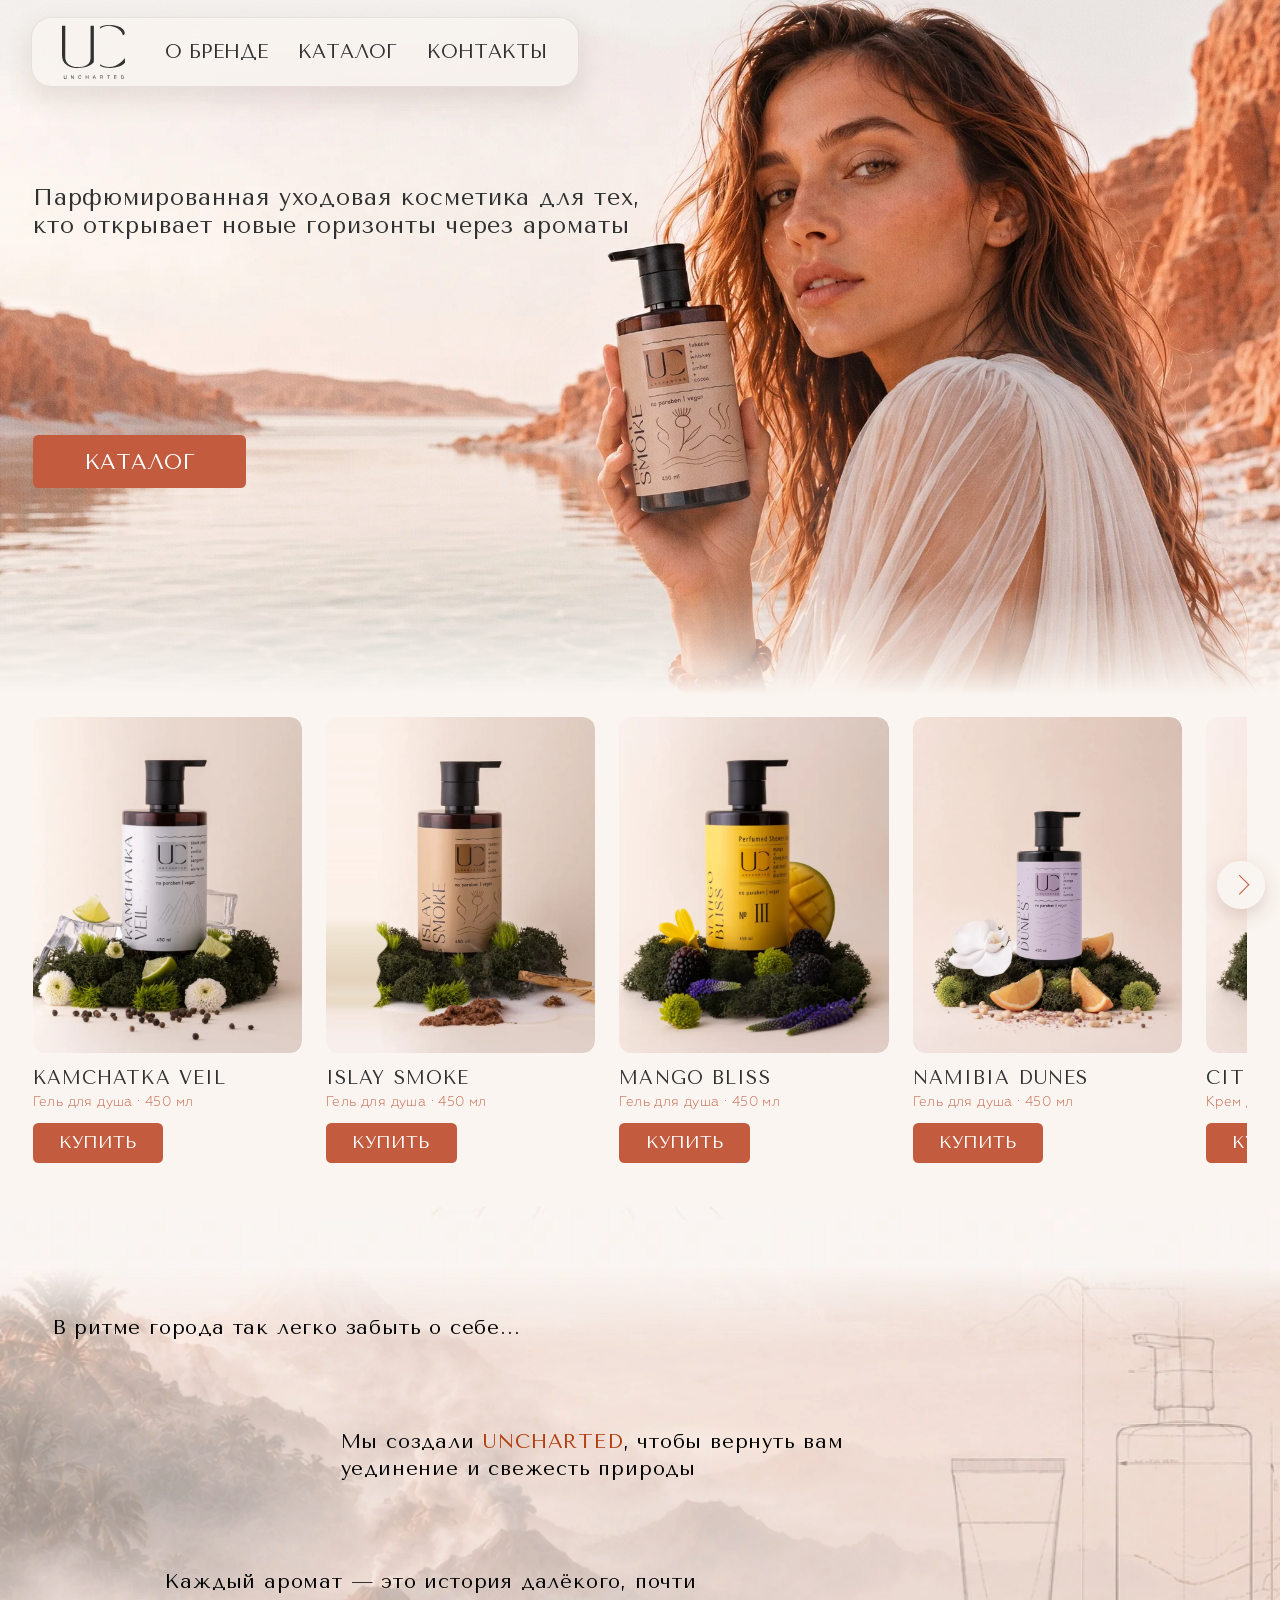
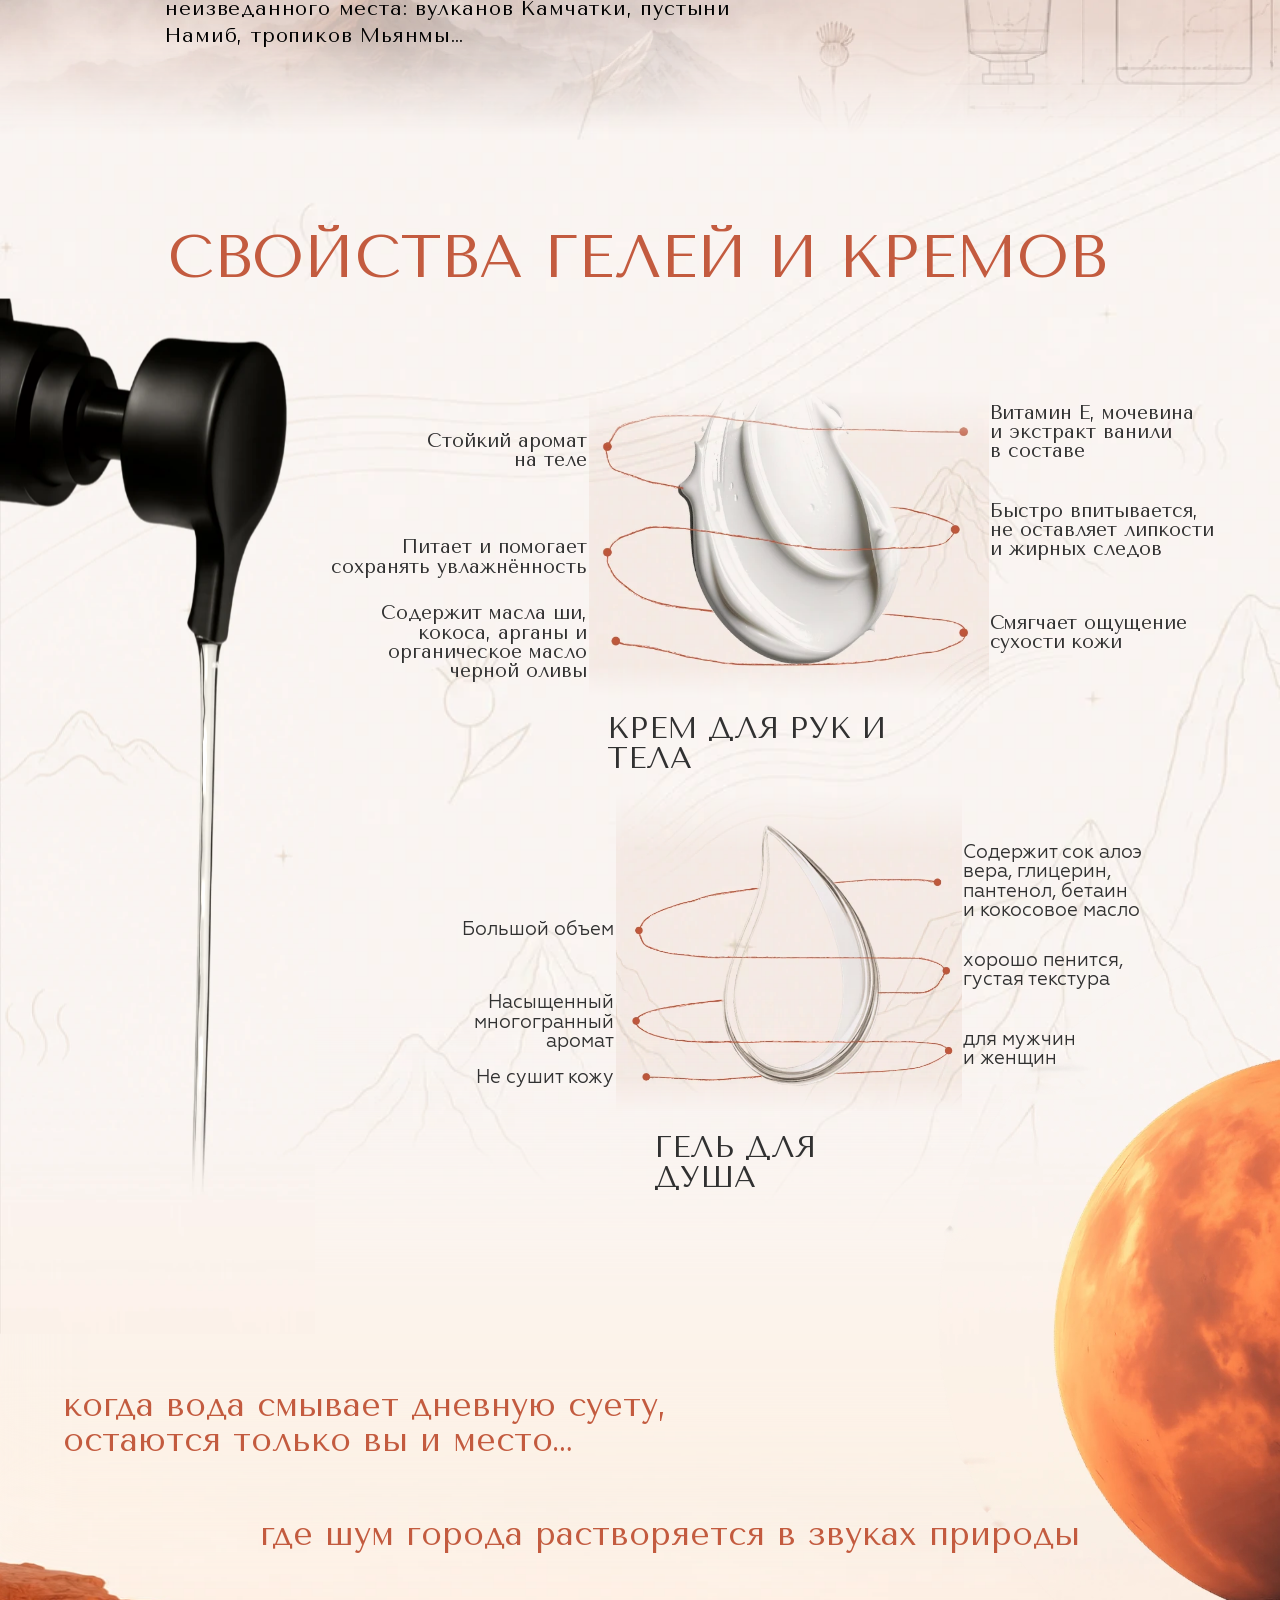
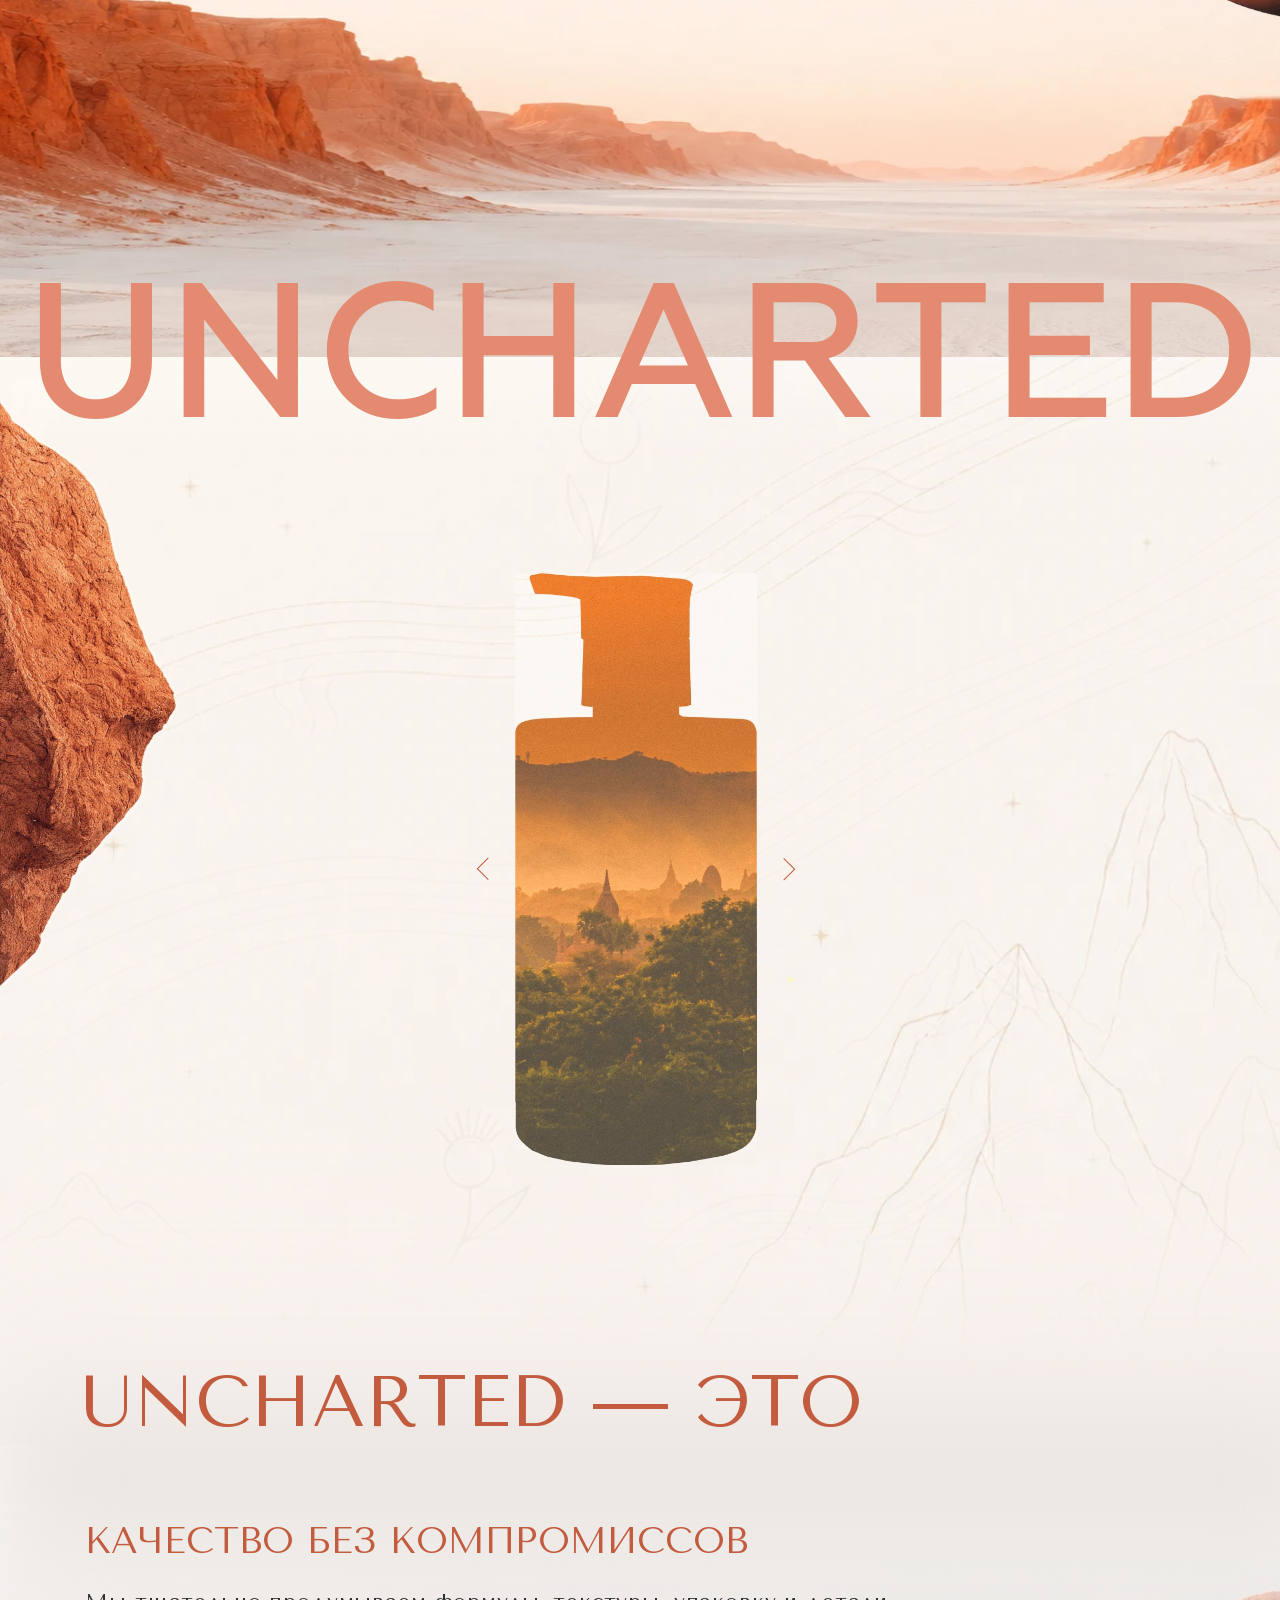
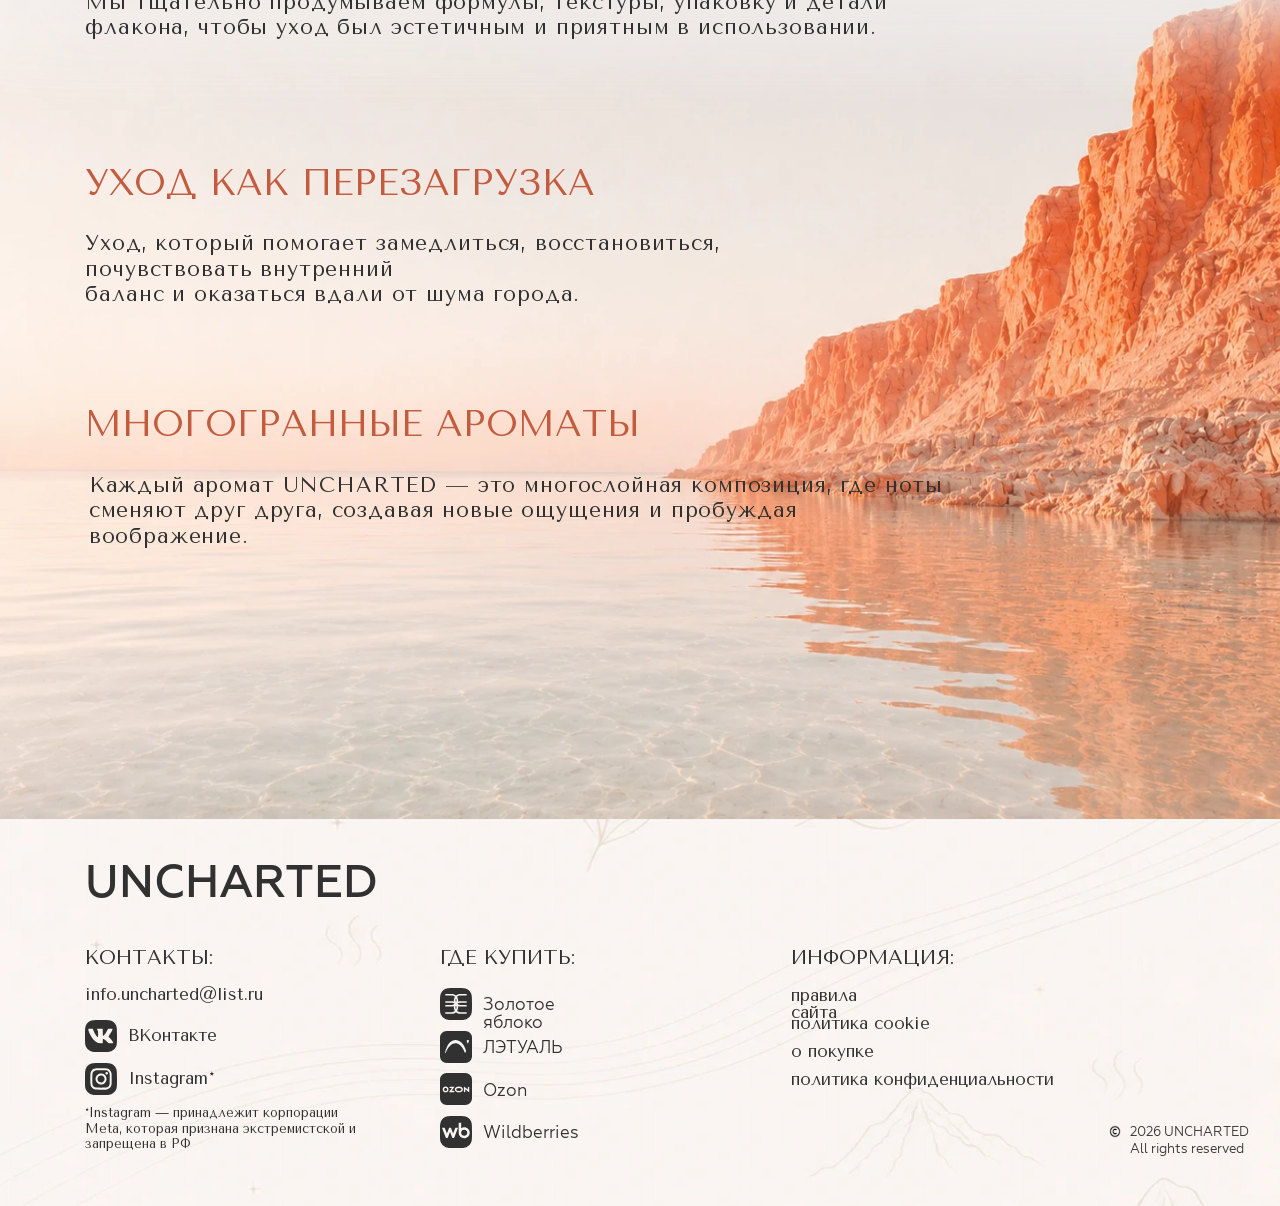
<file: index.html>
<!DOCTYPE html>
<html lang="ru">
<head>
<meta charset="UTF-8">
<meta name="viewport" content="width=device-width, initial-scale=1, viewport-fit=cover">
<title>UNCHARTED — парфюмированная уходовая косметика</title>
<meta name="description" content="UNCHARTED — парфюмированные гели для душа и кремы для рук и тела. Каждый аромат — история далёкого места: Камчатка, пустыня Намиб, тропики Мьянмы.">
<meta name="theme-color" content="#F1EBE6">
<link rel="canonical" href="https://unchartedcosmetics.ru/">
<meta property="og:title" content="UNCHARTED — парфюмированная уходовая косметика">
<meta property="og:description" content="Ароматы дальних, почти неизведанных мест: гели для душа и кремы для рук и тела.">
<meta property="og:type" content="website">
<meta property="og:url" content="https://unchartedcosmetics.ru/">
<meta property="og:image" content="https://unchartedcosmetics.ru/public/images/og.jpg">
<meta property="og:image:width" content="1200">
<meta property="og:image:height" content="630">
<meta property="og:locale" content="ru_RU">
<meta name="twitter:card" content="summary_large_image">
<meta name="twitter:title" content="UNCHARTED — парфюмированная уходовая косметика">
<meta name="twitter:description" content="Ароматы дальних, почти неизведанных мест: гели для душа и кремы для рук и тела.">
<meta name="twitter:image" content="https://unchartedcosmetics.ru/public/images/og.jpg">
<link rel="icon" type="image/svg+xml" href="public/images/logo.svg">
<link rel="preload" as="image" href="public/images/m/hero-woman.webp" media="(max-width: 768px)">
<link rel="preload" as="image" href="public/images/render/hero-woman.webp" media="(min-width: 1200px)">
<link rel="stylesheet" href="styles.css?v=20260717-2">
<link rel="stylesheet" href="mobile.css?v=20260722-1">
<link rel="stylesheet" href="anim.css?v=20260717-5">
<script type="application/ld+json">
{
  "@context": "https://schema.org",
  "@graph": [
    {
      "@type": "WebSite",
      "@id": "https://unchartedcosmetics.ru/#website",
      "url": "https://unchartedcosmetics.ru/",
      "name": "UNCHARTED",
      "description": "Парфюмированная уходовая косметика, вдохновлённая дальними местами.",
      "inLanguage": "ru-RU",
      "publisher": { "@id": "https://unchartedcosmetics.ru/#organization" }
    },
    {
      "@type": "Organization",
      "@id": "https://unchartedcosmetics.ru/#organization",
      "name": "UNCHARTED",
      "url": "https://unchartedcosmetics.ru/",
      "logo": "https://unchartedcosmetics.ru/public/images/logo.svg",
      "sameAs": [
        "https://vk.com/unchartedcosmetics",
        "https://www.instagram.com/uncharted_cosmetics/"
      ]
    }
  ]
}
</script>
</head>
<body>

<!-- фиксированная полупрозрачная шапка (Figma header) -->
<header class="topbar" id="topbar">
  <a class="tb-logo" href="#" data-scroll="0" aria-label="UNCHARTED — наверх"><img src="public/images/logo.svg" alt="UNCHARTED"></a>
  <nav class="tb-nav" aria-label="Основная навигация">
    <a class="tb-link" href="#" data-scroll="6849">о бренде</a>
    <a class="tb-link" href="catalog.html">каталог</a>
    <a class="tb-link" href="#" data-scroll="8428">контакты</a>
  </nav>
</header>

<main class="page" id="desktop-main">

  <!-- 521:582 catalog texture bg -->
  <img class="abs n582" src="public/images/521-582.webp" alt="" loading="lazy">

  <!-- hero bg — фото модели с флаконом (Figma 825:21) -->
  <div class="abs n591"></div>
  <canvas class="abs hero-grain" data-shader="grain"></canvas>
  <!-- атмосферный туман у модели (Magic FBM mist → MIST_FRAG) -->
  <canvas class="abs hero-fog" data-shader="fog"></canvas>

  <!-- 521:592 aromas bg -->
  <img class="abs n592" src="public/images/521-592.webp" alt="" loading="lazy">
  <div class="abs aromas-texture" aria-hidden="true"></div>

  <!-- 521:593 cream rectangle -->
  <div class="abs n593"></div>
  <div class="abs hero-fade"></div>

  <!-- 521:607 canyon valley bg -->
  <img class="abs n607" src="public/images/adj/521-607-adj.webp" alt="" loading="lazy">

  <!-- 521:608 gradient blur -->
  <div class="abs n608"></div>

  <!-- 521:609 -->
  <h1 class="t n609">Парфюмированная уходовая косметика для тех,<br>кто открывает новые горизонты через ароматы</h1>

  <!-- 521:610 каталог button -->
  <a class="btn n610" href="catalog.html"><span>каталог</span></a>

  <!-- 521:612 shore bg -->
  <img class="abs n612" src="public/images/521-612.webp" alt="" loading="lazy">

  <!-- 521:613 footer texture -->
  <img class="abs n613" src="public/images/521-613.webp" alt="" loading="lazy">

  <!-- декоративный фон интро: туманные пейзажи + лайн-арт эскизы (Figma 825:20) -->
  <img class="abs intro-bg" src="public/images/render/intro-bg.webp" alt="" loading="lazy">

  <!-- 521:617-619 intro -->
  <p class="t n617">В ритме города так легко забыть о себе...</p>
  <p class="t n618">Мы создали <span class="brand">UNCHARTED</span>, чтобы вернуть вам уединение и свежесть природы</p>
  <p class="t n619">Каждый аромат — это история далёкого, почти неизведанного места: вулканов Камчатки, пустыни Намиб, тропиков Мьянмы…</p>

  <!-- 521:620-624 aromas texts -->
  <p class="t up n620">НАШИ ОТДУШКИ</p>
  <p class="t up n621">— ЭТО результат<br>кропотливого отбора из<br>сотен образцов и выбора<br>респондентов</p>
  <p class="t n622">/ MANGO BLISS</p>
  <p class="t up n623">высокое качество отдушек прямиком из европейских парфюмерных домов</p>
  <p class="t up n624"><span class="ts4">аромат MANGO BLISS</span><br><span class="ts6">— </span><span class="ts7">билет в неизведанные<br>уголки тропиков мьянмы,<br>где сладкий аромат манго<br>переплетается с ежевикой,<br>иланг-илангом и ноткой<br>пачули</span></p>

  <!-- 521:625 bottle mask group -->
  <div class="abs n625 bottle-stage">
    <img class="bottle-fallback" src="public/images/render/bottle-625.webp" alt="" loading="lazy">
    <canvas class="bottle-canvas" data-shader="morph"></canvas>
    <button class="car-arrow car-prev" aria-label="Предыдущий аромат"></button>
    <button class="car-arrow car-next" aria-label="Следующий аромат"></button>
  </div>

  <!-- 521:628 dot -->
  <div class="abs n628"></div>

  <!-- 521:629 АРОМАТЫ -->
  <h2 class="t up n629" id="desktop-aromas-title">АРОМАТЫ</h2>

  <!-- 521:630 giant uncharted -->
  <p class="t up n630">uncharted</p>

  <!-- 521:631-637 UNCHARTED — ЭТО -->
  <p class="t n631">КАЧЕСТВО БЕЗ КОМПРОМИССОВ</p>
  <p class="t n632">МНОГОГРАННЫЕ АРОМАТЫ</p>
  <p class="t n633">УХОД КАК ПЕРЕЗАГРУЗКА</p>
  <h2 class="t n634">UNCHARTED — ЭТО</h2>
  <p class="t n635">Мы тщательно продумываем формулы, текстуры, упаковку и детали флакона, чтобы уход был эстетичным и приятным в использовании.</p>
  <p class="t n636">Каждый аромат UNCHARTED — это многослойная композиция, где ноты сменяют друг друга, создавая новые ощущения и пробуждая воображение.</p>
  <p class="t n637">Уход, который помогает замедлиться, восстановиться, почувствовать внутренний<br>баланс и оказаться вдали от шума города.</p>

  <!-- footer -->
  <p class="t up n638">uncharted</p>
  <p class="t up n639">Информация:</p>
  <a class="t n640" href="mailto:info.uncharted@list.ru">info.uncharted@list.ru</a>
  <a class="t n641" href="offer.html">о покупке</a>
  <a class="t n642" href="cookie.html">политика cookie</a>
  <a class="t n643" href="license.html">правила сайта</a>
  <a class="t n644" href="privacy.html">политика конфиденциальности</a>
  <a class="t n645" href="#" data-link="vk">ВКонтакте</a>
  <a class="t n646" href="#" data-link="instagram">Instagram<span class="social-asterisk" aria-hidden="true">*</span></a>
  <img class="abs n647" src="public/images/icon-647.svg" alt="" loading="lazy">
  <img class="abs n651" src="public/images/icon-651.svg" alt="" loading="lazy">
  <p class="t up n657">контакты:</p>
  <p class="t up n658">ГДЕ КУПИТЬ:</p>
  <p class="t n659">*Instagram — принадлежит корпорации Meta, которая признана экстремистской и запрещена в РФ</p>
  <img class="abs n660" src="public/images/icon-660.svg" alt="" loading="lazy">
  <a class="t shop n667" href="#" data-link="goldapple">Золотое яблоко</a>
  <a class="t shop n668" href="#" data-link="ozon">Ozon</a>
  <a class="t shop n669" href="#" data-link="letu">ЛЭТУАЛЬ</a>
  <a class="t shop n670" href="#" data-link="wildberries">Wildberries</a>
  <img class="abs n671" src="public/images/icon-671.svg" alt="" loading="lazy">
  <p class="t n675">2026 <span class="up">uncharted</span><br>All rights reserved</p>
  <img class="abs n676" src="public/images/521-677.png" alt="" loading="lazy">
  <img class="abs n680" src="public/images/icon-680.svg" alt="" loading="lazy">
  <img class="abs n684" src="public/images/icon-684.svg" alt="" loading="lazy">
  <img class="abs n687" src="public/images/icon-687.svg" alt="" loading="lazy">

  <!-- 521:690 red rock -->
  <img class="abs n690" src="public/images/render/rock-690.webp" alt="" loading="lazy">

  <!-- 521:692 -->
  <h2 class="t up n692">свойства гелей и кремов</h2>

  <!-- 521:693-696 → карусель всех продуктов (горизонтальный скролл) -->
  <section class="showcase" aria-label="Продукты UNCHARTED">
    <div class="sc-track">
      <article class="sc-card">
        <a class="sc-photo" href="catalog.html" aria-label="KAMCHATKA VEIL — гель для душа, открыть каталог"><img src="public/images/catalog/gel-450-kamchatka-veil.webp" alt="Гель для душа UNCHARTED KAMCHATKA VEIL, 450 мл" loading="lazy" width="880" height="1100"></a>
        <p class="sc-name">Kamchatka Veil</p>
        <p class="sc-meta">Гель для душа · 450 мл</p>
        <button class="sc-buy" type="button" data-buy>купить</button>
      </article>
      <article class="sc-card">
        <a class="sc-photo" href="catalog.html" aria-label="ISLAY SMOKE — гель для душа, открыть каталог"><img src="public/images/catalog/gel-450-islay-smoke.webp" alt="Гель для душа UNCHARTED ISLAY SMOKE, 450 мл" loading="lazy" width="880" height="1100"></a>
        <p class="sc-name">Islay Smoke</p>
        <p class="sc-meta">Гель для душа · 450 мл</p>
        <button class="sc-buy" type="button" data-buy>купить</button>
      </article>
      <article class="sc-card">
        <a class="sc-photo" href="catalog.html" aria-label="MANGO BLISS — гель для душа, открыть каталог"><img src="public/images/catalog/gel-450-mango-bliss.webp" alt="Гель для душа UNCHARTED MANGO BLISS, 450 мл" loading="lazy" width="880" height="1100"></a>
        <p class="sc-name">Mango Bliss</p>
        <p class="sc-meta">Гель для душа · 450 мл</p>
        <button class="sc-buy" type="button" data-buy>купить</button>
      </article>
      <article class="sc-card">
        <a class="sc-photo" href="catalog.html" aria-label="NAMIBIA DUNES — гель для душа, открыть каталог"><img src="public/images/catalog/gel-450-namibia-dunes.webp" alt="Гель для душа UNCHARTED NAMIBIA DUNES, 450 мл — флакон с апельсином и белой орхидеей" loading="lazy" width="880" height="1100"></a>
        <p class="sc-name">Namibia Dunes</p>
        <p class="sc-meta">Гель для душа · 450 мл</p>
        <button class="sc-buy" type="button" data-buy>купить</button>
      </article>
      <article class="sc-card">
        <a class="sc-photo" href="catalog.html" aria-label="CITRUS VETIVER — крем для рук и тела, открыть каталог"><img src="public/images/catalog/cream-450-citrus-vetiver.webp" alt="Крем для рук и тела UNCHARTED CITRUS VETIVER, 450 мл" loading="lazy" width="880" height="1100"></a>
        <p class="sc-name">Citrus Vetiver</p>
        <p class="sc-meta">Крем для рук и тела · 450 мл</p>
        <button class="sc-buy" type="button" data-buy>купить</button>
      </article>
      <article class="sc-card">
        <a class="sc-photo" href="catalog.html" aria-label="FROZEN BLACK PEPPER — крем для рук и тела, открыть каталог"><img src="public/images/catalog/cream-450-frozen-black-pepper.webp" alt="Крем для рук и тела UNCHARTED FROZEN BLACK PEPPER, 450 мл" loading="lazy" width="880" height="1100"></a>
        <p class="sc-name">Frozen Black Pepper</p>
        <p class="sc-meta">Крем для рук и тела · 450 мл</p>
        <button class="sc-buy" type="button" data-buy>купить</button>
      </article>
      <article class="sc-card">
        <a class="sc-photo" href="catalog.html" aria-label="SPICY FRANGIPANI — крем для рук и тела, открыть каталог"><img src="public/images/catalog/cream-450-spicy-frangipani.webp" alt="Крем для рук и тела UNCHARTED SPICY FRANGIPANI, 450 мл" loading="lazy" width="880" height="1100"></a>
        <p class="sc-name">Spicy Frangipani</p>
        <p class="sc-meta">Крем для рук и тела · 450 мл</p>
        <button class="sc-buy" type="button" data-buy>купить</button>
      </article>
      <article class="sc-card">
        <a class="sc-photo" href="catalog.html" aria-label="MANGO BLISS — крем для рук и тела, открыть каталог"><img src="public/images/catalog/cream-450-mango-bliss.webp" alt="Крем для рук и тела UNCHARTED MANGO BLISS, 450 мл" loading="lazy" width="880" height="1100"></a>
        <p class="sc-name">Mango Bliss</p>
        <p class="sc-meta">Крем для рук и тела · 450 мл</p>
        <button class="sc-buy" type="button" data-buy>купить</button>
      </article>
      <article class="sc-card">
        <a class="sc-photo" href="catalog.html" aria-label="ISLAY SMOKE — крем для рук и тела, открыть каталог"><img src="public/images/catalog/cream-450-islay-smoke.webp" alt="Крем для рук и тела UNCHARTED ISLAY SMOKE, 450 мл" loading="lazy" width="880" height="1100"></a>
        <p class="sc-name">Islay Smoke</p>
        <p class="sc-meta">Крем для рук и тела · 450 мл</p>
        <button class="sc-buy" type="button" data-buy>купить</button>
      </article>
      <article class="sc-card">
        <a class="sc-photo" href="catalog.html" aria-label="CITRUS VETIVER — крем для рук и тела 50 мл, открыть каталог"><img src="public/images/catalog/cream-50-citrus-vetiver.webp" alt="Крем для рук и тела UNCHARTED CITRUS VETIVER, 50 мл" loading="lazy" width="880" height="1100"></a>
        <p class="sc-name">Citrus Vetiver</p>
        <p class="sc-meta">Крем для рук и тела · 50 мл</p>
        <button class="sc-buy" type="button" data-buy>купить</button>
      </article>
      <article class="sc-card">
        <a class="sc-photo" href="catalog.html" aria-label="MANGO BLISS — крем для рук и тела 50 мл, открыть каталог"><img src="public/images/catalog/cream-50-mango-bliss.webp" alt="Крем для рук и тела UNCHARTED MANGO BLISS, 50 мл" loading="lazy" width="880" height="1100"></a>
        <p class="sc-name">Mango Bliss</p>
        <p class="sc-meta">Крем для рук и тела · 50 мл</p>
        <button class="sc-buy" type="button" data-buy>купить</button>
      </article>
      <article class="sc-card">
        <a class="sc-photo" href="catalog.html" aria-label="FROZEN BLACK PEPPER — крем для рук и тела 50 мл, открыть каталог"><img src="public/images/catalog/cream-50-frozen-black-pepper.webp" alt="Крем для рук и тела UNCHARTED FROZEN BLACK PEPPER, 50 мл" loading="lazy" width="880" height="1100"></a>
        <p class="sc-name">Frozen Black Pepper</p>
        <p class="sc-meta">Крем для рук и тела · 50 мл</p>
        <button class="sc-buy" type="button" data-buy>купить</button>
      </article>
      <article class="sc-card">
        <a class="sc-photo" href="catalog.html" aria-label="SPICY FRANGIPANI — крем для рук и тела 50 мл, открыть каталог"><img src="public/images/catalog/cream-50-spicy-frangipani.webp" alt="Крем для рук и тела UNCHARTED SPICY FRANGIPANI, 50 мл" loading="lazy" width="880" height="1100"></a>
        <p class="sc-name">Spicy Frangipani</p>
        <p class="sc-meta">Крем для рук и тела · 50 мл</p>
        <button class="sc-buy" type="button" data-buy>купить</button>
      </article>
    </div>
    <button class="sc-arrow sc-arrow--prev" type="button" aria-label="Прокрутить назад" hidden></button>
    <button class="sc-arrow sc-arrow--next" type="button" aria-label="Прокрутить вперёд"></button>
    <div class="sc-bar"><div class="sc-thumb"></div></div>
  </section>

  <!-- 521:698 gradient blur -->
  <div class="abs n698"></div>

  <!-- 521:697 gel pump + WebGL-течение струи -->
  <div class="abs n697 pump-stage">
    <img class="pump-fallback" src="public/images/render/pump-697.webp" alt="" loading="lazy">
    <canvas class="pump-canvas" data-shader="flow"></canvas>
  </div>

  <!-- 521:731 planet -->
  <img class="abs n731" src="public/images/render/planet-731.webp" alt="" loading="lazy">

  <!-- gel/cream diagrams — подписи точь-в-точь по макету (Figma) -->
  <img class="abs geldiag" src="public/images/render/geldiag.webp" alt="" loading="lazy">
  <img class="abs creamdiag" src="public/images/render/creamdiag.webp" alt="" loading="lazy">
  <!-- КРЕМ (белый мазок) -->
  <p class="t lbl n705">Стойкий аромат<br>на теле</p>
  <p class="t lbl n706">Питает и помогает<br>сохранять увлажнённость</p>
  <p class="t lbl n700">Содержит масла ши,<br>кокоса, арганы и<br>органическое масло<br>черной оливы</p>
  <p class="t lbl n730">Витамин Е, мочевина<br>и экстракт ванили<br>в составе</p>
  <p class="t lbl n703">Быстро впитывается,<br>не оставляет липкости<br>и жирных следов</p>
  <p class="t lbl n699">Смягчает ощущение<br>сухости кожи</p>
  <!-- ГЕЛЬ (капля) -->
  <p class="t lbl geo n721">Большой объем</p>
  <p class="t lbl geo n722">Насыщенный<br>многогранный<br>аромат</p>
  <p class="t lbl geo n723">Не сушит кожу</p>
  <p class="t lbl geo n728">Содержит сок алоэ<br>вера, глицерин,<br>пантенол, бетаин<br>и кокосовое масло</p>
  <p class="t lbl geo n727">хорошо пенится,<br>густая текстура</p>
  <p class="t lbl geo n724">для мужчин<br>и женщин</p>
  <p class="t up n725">гель для душа</p>
  <p class="t up n726">крем для рук и тела</p>

  <!-- 521:729 quote — левый флаг + вторая фраза со сдвигом вправо-вниз (по макету) -->
  <p class="t n729a">когда вода смывает дневную суету,<br>остаются только вы и место…</p>
  <p class="t n729b">где шум города растворяется в звуках природы</p>

</main>

<div class="m">

  <header class="m-topbar">
    <a class="m-top-logo" href="index.html" aria-label="UNCHARTED — на главную"><img src="public/images/logo.svg" alt="UNCHARTED"></a>
    <nav class="m-top-nav" aria-label="Основная навигация">
      <a href="#m-about">о бренде</a>
      <a href="catalog.html">каталог</a>
      <a href="#m-contacts">контакты</a>
    </nav>
  </header>

  <main class="m-main" id="mobile-main">

  <section class="m-hero">
    <img class="m-hero-bg" src="public/images/m/hero-woman.webp" alt="">
    <canvas class="m-hero-fog" data-shader="mobile-fog" aria-hidden="true"></canvas>
    <div class="m-hero-inner m-rv">
      <h1 class="m-hero-text">Парфюмированная уходовая косметика для&nbsp;тех, кто открывает новые горизонты через&nbsp;ароматы</h1>
      <a class="m-btn" href="catalog.html">каталог</a>
    </div>
  </section>

  <section class="m-catalog" aria-label="Каталог UNCHARTED">
    <div class="m-product-row m-rv" role="region" aria-label="Все продукты UNCHARTED" tabindex="0">
      <article class="m-product-card">
        <a class="m-product-photo" href="catalog.html" aria-label="Kamchatka Veil — гель для душа, открыть каталог"><img src="public/images/catalog/gel-450-kamchatka-veil.webp" alt="Гель для душа UNCHARTED KAMCHATKA VEIL, 450 мл" loading="lazy" width="880" height="1100"></a>
        <button class="m-product-buy" type="button" data-buy>купить</button>
      </article>
      <article class="m-product-card">
        <a class="m-product-photo" href="catalog.html" aria-label="Islay Smoke — гель для душа, открыть каталог"><img src="public/images/catalog/gel-450-islay-smoke.webp" alt="Гель для душа UNCHARTED ISLAY SMOKE, 450 мл" loading="lazy" width="880" height="1100"></a>
        <button class="m-product-buy" type="button" data-buy>купить</button>
      </article>
      <article class="m-product-card">
        <a class="m-product-photo" href="catalog.html" aria-label="Mango Bliss — гель для душа, открыть каталог"><img src="public/images/catalog/gel-450-mango-bliss.webp" alt="Гель для душа UNCHARTED MANGO BLISS, 450 мл" loading="lazy" width="880" height="1100"></a>
        <button class="m-product-buy" type="button" data-buy>купить</button>
      </article>
      <article class="m-product-card">
        <a class="m-product-photo" href="catalog.html" aria-label="Namibia Dunes — гель для душа, 450 мл, открыть каталог"><img src="public/images/catalog/gel-450-namibia-dunes.webp" alt="Гель для душа UNCHARTED NAMIBIA DUNES, 450 мл — флакон с апельсином и белой орхидеей" loading="lazy" width="880" height="1100"></a>
        <button class="m-product-buy" type="button" data-buy>купить</button>
      </article>
      <article class="m-product-card">
        <a class="m-product-photo" href="catalog.html" aria-label="Citrus Vetiver — крем для рук и тела, открыть каталог"><img src="public/images/catalog/cream-450-citrus-vetiver.webp" alt="Крем для рук и тела UNCHARTED CITRUS VETIVER, 450 мл" loading="lazy" width="880" height="1100"></a>
        <button class="m-product-buy" type="button" data-buy>купить</button>
      </article>
      <article class="m-product-card">
        <a class="m-product-photo" href="catalog.html" aria-label="Frozen Black Pepper — крем для рук и тела, 450 мл, открыть каталог"><img src="public/images/catalog/cream-450-frozen-black-pepper.webp" alt="Крем для рук и тела UNCHARTED FROZEN BLACK PEPPER, 450 мл" loading="lazy" width="880" height="1100"></a>
        <button class="m-product-buy" type="button" data-buy>купить</button>
      </article>
      <article class="m-product-card">
        <a class="m-product-photo" href="catalog.html" aria-label="Spicy Frangipani — крем для рук и тела, 450 мл, открыть каталог"><img src="public/images/catalog/cream-450-spicy-frangipani.webp" alt="Крем для рук и тела UNCHARTED SPICY FRANGIPANI, 450 мл" loading="lazy" width="880" height="1100"></a>
        <button class="m-product-buy" type="button" data-buy>купить</button>
      </article>
      <article class="m-product-card">
        <a class="m-product-photo" href="catalog.html" aria-label="Mango Bliss — крем для рук и тела, 450 мл, открыть каталог"><img src="public/images/catalog/cream-450-mango-bliss.webp" alt="Крем для рук и тела UNCHARTED MANGO BLISS, 450 мл" loading="lazy" width="880" height="1100"></a>
        <button class="m-product-buy" type="button" data-buy>купить</button>
      </article>
      <article class="m-product-card">
        <a class="m-product-photo" href="catalog.html" aria-label="Islay Smoke — крем для рук и тела, 450 мл, открыть каталог"><img src="public/images/catalog/cream-450-islay-smoke.webp" alt="Крем для рук и тела UNCHARTED ISLAY SMOKE, 450 мл" loading="lazy" width="880" height="1100"></a>
        <button class="m-product-buy" type="button" data-buy>купить</button>
      </article>
      <article class="m-product-card">
        <a class="m-product-photo" href="catalog.html" aria-label="Citrus Vetiver — крем для рук и тела, 50 мл, открыть каталог"><img src="public/images/catalog/cream-50-citrus-vetiver.webp" alt="Крем для рук и тела UNCHARTED CITRUS VETIVER, 50 мл" loading="lazy" width="880" height="1100"></a>
        <button class="m-product-buy" type="button" data-buy>купить</button>
      </article>
      <article class="m-product-card">
        <a class="m-product-photo" href="catalog.html" aria-label="Mango Bliss — крем для рук и тела, 50 мл, открыть каталог"><img src="public/images/catalog/cream-50-mango-bliss.webp" alt="Крем для рук и тела UNCHARTED MANGO BLISS, 50 мл" loading="lazy" width="880" height="1100"></a>
        <button class="m-product-buy" type="button" data-buy>купить</button>
      </article>
      <article class="m-product-card">
        <a class="m-product-photo" href="catalog.html" aria-label="Frozen Black Pepper — крем для рук и тела, 50 мл, открыть каталог"><img src="public/images/catalog/cream-50-frozen-black-pepper.webp" alt="Крем для рук и тела UNCHARTED FROZEN BLACK PEPPER, 50 мл" loading="lazy" width="880" height="1100"></a>
        <button class="m-product-buy" type="button" data-buy>купить</button>
      </article>
      <article class="m-product-card">
        <a class="m-product-photo" href="catalog.html" aria-label="Spicy Frangipani — крем для рук и тела, 50 мл, открыть каталог"><img src="public/images/catalog/cream-50-spicy-frangipani.webp" alt="Крем для рук и тела UNCHARTED SPICY FRANGIPANI, 50 мл" loading="lazy" width="880" height="1100"></a>
        <button class="m-product-buy" type="button" data-buy>купить</button>
      </article>
    </div>
    <div class="m-intro" id="m-about">
      <p class="m-intro-line m-intro-line--one m-rv">В ритме города так легко забыть о себе...</p>
      <p class="m-intro-line m-intro-line--two m-rv">Мы создали <span class="m-brand">UNCHARTED</span>, чтобы вернуть вам уединение и&nbsp;свежесть природы</p>
      <p class="m-intro-line m-intro-line--three m-rv">Каждый аромат — это история далёкого, почти неизведанного места: вулканов Камчатки, пустыни Намиб, тропиков Мьянмы…</p>
    </div>
    <span id="m-catalog" class="m-anchor"></span>
  </section>

  <section class="m-props">
    <h2 class="m-h m-rv">свойства гелей и&nbsp;кремов</h2>
    <div class="m-prop-diagram m-prop-diagram--cream m-rv">
      <div class="m-prop-figure" aria-hidden="true">
        <img class="m-prop-lines" src="public/images/m/props-cream-lines.svg" alt="">
        <img class="m-prop-drop m-prop-drop--cream" src="public/images/m/props-cream.webp" alt="">
        <span class="m-prop-dot m-prop-dot--lt"></span>
        <span class="m-prop-dot m-prop-dot--rt"></span>
        <span class="m-prop-dot m-prop-dot--lm"></span>
        <span class="m-prop-dot m-prop-dot--rm"></span>
        <span class="m-prop-dot m-prop-dot--lb"></span>
        <span class="m-prop-dot m-prop-dot--rb"></span>
      </div>
      <ul class="m-prop-labels">
        <li class="m-prop-label m-prop-label--left m-prop-label--top">стойкий<br>аромат<br>на теле</li>
        <li class="m-prop-label m-prop-label--left m-prop-label--middle">обновляет<br>липидный<br>слой кожи</li>
        <li class="m-prop-label m-prop-label--left m-prop-label--bottom">быстро<br>впитывается,<br>не оставляя<br>липкости</li>
        <li class="m-prop-label m-prop-label--right m-prop-label--top">смягчает<br>ощущение<br>сухости</li>
        <li class="m-prop-label m-prop-label--right m-prop-label--middle">натуральные<br>компоненты</li>
        <li class="m-prop-label m-prop-label--right m-prop-label--bottom">питает<br>и помогает<br>сохранять<br>увлажнённость</li>
      </ul>
      <p class="m-prop-name">крем для рук и тела</p>
    </div>
    <div class="m-prop-diagram m-prop-diagram--gel m-rv">
      <div class="m-prop-figure" aria-hidden="true">
        <img class="m-prop-lines" src="public/images/m/props-gel-lines.svg" alt="">
        <span class="m-prop-drop-fill"></span>
        <img class="m-prop-drop m-prop-drop--gel" src="public/images/m/props-gel.webp" alt="">
        <span class="m-prop-dot m-prop-dot--lt"></span>
        <span class="m-prop-dot m-prop-dot--rt"></span>
        <span class="m-prop-dot m-prop-dot--lm"></span>
        <span class="m-prop-dot m-prop-dot--rm"></span>
        <span class="m-prop-dot m-prop-dot--lb"></span>
        <span class="m-prop-dot m-prop-dot--rb"></span>
      </div>
      <ul class="m-prop-labels m-prop-labels--geo">
        <li class="m-prop-label m-prop-label--left m-prop-label--top">насыщенный<br>многогранный<br>аромат</li>
        <li class="m-prop-label m-prop-label--left m-prop-label--middle">большой<br>объем</li>
        <li class="m-prop-label m-prop-label--left m-prop-label--bottom">натуральные<br>компоненты</li>
        <li class="m-prop-label m-prop-label--right m-prop-label--top">хорошо<br>пенится</li>
        <li class="m-prop-label m-prop-label--right m-prop-label--middle">густая<br>текстура</li>
        <li class="m-prop-label m-prop-label--right m-prop-label--bottom">не сушит<br>кожу</li>
      </ul>
      <p class="m-prop-name">гель для душа</p>
    </div>
  </section>

  <section class="m-shore">
    <img class="m-pump" src="public/images/m/pump-cutout.webp" alt="" loading="lazy">
    <img class="m-pump m-pump-head" src="public/images/m/pump-cutout.webp" alt="" loading="lazy">
    <p class="m-quote m-quote--one m-rv">когда вода смывает дневную<br>суету, остаются только вы<br>и место...</p>
    <p class="m-quote m-quote--two m-rv">где шум города растворяется в<br>звуках природы</p>
    <img class="m-shore-ridge" src="public/images/m/shore.webp" alt="" loading="lazy">
    <p class="m-shore-word" aria-hidden="true">uncharted</p>
  </section>

  <section class="m-aromas" aria-labelledby="mobile-aromas-title">
    <h2 class="m-h2" id="mobile-aromas-title">АРОМАТЫ</h2>
    <div class="m-aroma-board m-rv">
      <div class="m-car">
        <button class="m-car-arrow m-car-prev" aria-label="Предыдущий аромат"></button>
        <div class="m-car-stage">
          <img class="m-car-img is-on" src="public/images/m/bottle-mango.webp" alt="Флакон в форме пейзажа аромата">
          <img class="m-car-img" src="public/images/m/bottle-mango.webp" alt="" aria-hidden="true">
        </div>
        <button class="m-car-arrow m-car-next" aria-label="Следующий аромат"></button>
      </div>
      <p class="m-car-caption fade-swap">/ MANGO BLISS</p>
      <div class="m-car-dots" aria-hidden="true">
        <span class="is-active"></span><span></span><span></span><span></span><span></span>
      </div>
      <p class="m-car-desc fade-swap">АРОМАТ MANGO BLISS — БИЛЕТ В НЕИЗВЕДАННЫЕ УГОЛКИ ТРОПИКОВ МЬЯНМЫ, ГДЕ СЛАДКИЙ АРОМАТ МАНГО ПЕРЕПЛЕТАЕТСЯ С ЕЖЕВИКОЙ, ИЛАНГ-ИЛАНГОМ И НОТКОЙ ПАЧУЛИ</p>
    </div>
    <span class="m-aromas-scrollbar" aria-hidden="true"></span>
  </section>

  <section class="m-eto">
    <h2 class="m-h2 m-h2--dark m-rv">UNCHARTED — ЭТО</h2>
    <article class="m-thesis m-rv">
      <p class="m-thesis-h">КАЧЕСТВО БЕЗ КОМПРОМИССОВ</p>
      <p class="m-thesis-t">Мы тщательно продумываем формулы, текстуры, упаковку и детали флакона, чтобы уход был эстетичным и приятным в использовании.</p>
    </article>
    <article class="m-thesis m-rv">
      <p class="m-thesis-h">УХОД КАК ПЕРЕЗАГРУЗКА</p>
      <p class="m-thesis-t">Уход, который помогает замедлиться, восстановиться, почувствовать внутренний баланс и оказаться вдали от шума города.</p>
    </article>
    <article class="m-thesis m-rv">
      <p class="m-thesis-h">МНОГОГРАННЫЕ АРОМАТЫ</p>
      <p class="m-thesis-t">Каждый аромат UNCHARTED — это многослойная композиция, где ноты сменяют друг друга, создавая новые ощущения и пробуждая воображение.</p>
    </article>
  </section>

  </main>

  <footer class="m-footer" id="m-contacts">
    <p class="m-wordmark">uncharted</p>
    <div class="m-foot-groups">
      <div class="m-foot-group">
        <p class="m-foot-h">контакты:</p>
        <a class="m-foot-mail" href="mailto:info.uncharted@list.ru">info.uncharted@list.ru</a>
        <a class="m-foot-row" href="#" data-link="vk"><img src="public/images/icon-647.svg" alt="">ВКонтакте</a>
        <a class="m-foot-row" href="#" data-link="instagram"><img src="public/images/icon-651.svg" alt=""><span class="m-foot-social-label">Instagram<span class="m-social-asterisk" aria-hidden="true">*</span></span></a>
        <p class="m-foot-note">*Instagram — принадлежит корпорации Meta, которая признана экстремистской и запрещена в РФ</p>
      </div>
      <div class="m-foot-group">
        <p class="m-foot-h">ГДЕ КУПИТЬ:</p>
        <a class="m-foot-row m-geo" href="#" data-link="goldapple"><img src="public/images/icon-660.svg" alt="">Золотое яблоко</a>
        <a class="m-foot-row m-geo" href="#" data-link="letu"><span class="m-letu"><img src="public/images/icon-684.svg" alt=""><img class="m-letu-glyph" src="public/images/icon-687.svg" alt=""></span>ЛЭТУАЛЬ</a>
        <a class="m-foot-row m-geo" href="#" data-link="ozon"><img src="public/images/icon-680.svg" alt="">Ozon</a>
        <a class="m-foot-row m-geo" href="#" data-link="wildberries"><img src="public/images/icon-671.svg" alt="">Wildberries</a>
      </div>
      <div class="m-foot-group">
        <p class="m-foot-h">Информация:</p>
        <ul class="m-foot-list">
          <li><a href="license.html">правила сайта</a></li>
          <li><a href="cookie.html">политика cookie</a></li>
          <li><a href="offer.html">о покупке на маркетплейсах</a></li>
          <li><a href="privacy.html">политика конфиденциальности</a></li>
        </ul>
      </div>
    </div>
    <div class="m-copy">
      <p>2026 <span class="m-up">uncharted</span> · All rights reserved</p>
    </div>
  </footer>

</div>

<p class="sr-only" id="aromaStatus" aria-live="polite" aria-atomic="true"></p>

<div class="buy-modal" id="buyModal" hidden>
  <div class="buy-overlay" data-close></div>
  <div class="buy-card" role="dialog" aria-modal="true" aria-labelledby="buyTitle">
    <button class="buy-close" data-close aria-label="Закрыть">&#10005;</button>
    <p class="buy-title" id="buyTitle">ГДЕ КУПИТЬ</p>
    <p class="buy-product" data-buy-product></p>
    <a class="buy-row" data-link="goldapple" href="#" target="_blank" rel="noopener"><img src="public/images/icon-660.svg" alt="">Золотое яблоко</a>
    <a class="buy-row" data-link="letu" href="#" target="_blank" rel="noopener"><span class="buy-letu"><img src="public/images/icon-684.svg" alt=""><img class="buy-letu-glyph" src="public/images/icon-687.svg" alt=""></span>ЛЭТУАЛЬ</a>
    <a class="buy-row" data-link="ozon" href="#" target="_blank" rel="noopener"><img src="public/images/icon-680.svg" alt="">Ozon</a>
    <a class="buy-row" data-link="wildberries" href="#" target="_blank" rel="noopener"><img src="public/images/icon-671.svg" alt="">Wildberries</a>
    <p class="buy-empty" data-buy-empty hidden>Прямые карточки этого товара временно недоступны.</p>
    <p class="buy-legal">Сайт не принимает заказы и оплату. Условия покупки, доставки, возврата и обработки данных определяет выбранный маркетплейс и продавец товара.</p>
  </div>
</div>

<script>
(function () {
  var page = document.querySelector('.page');
  var bar  = document.getElementById('topbar');
  function fit() {
    var w = document.documentElement.clientWidth;
    var z = w > 768 ? (w / 1920) : '';
    page.style.zoom = z;
    if (bar) bar.style.zoom = z;
  }
  window.addEventListener('resize', fit);
  fit();
})();
</script>
<script src="shaders.js" defer></script><script src="app.js?v=20260722-3" defer></script>
</body>
</html>
</file>
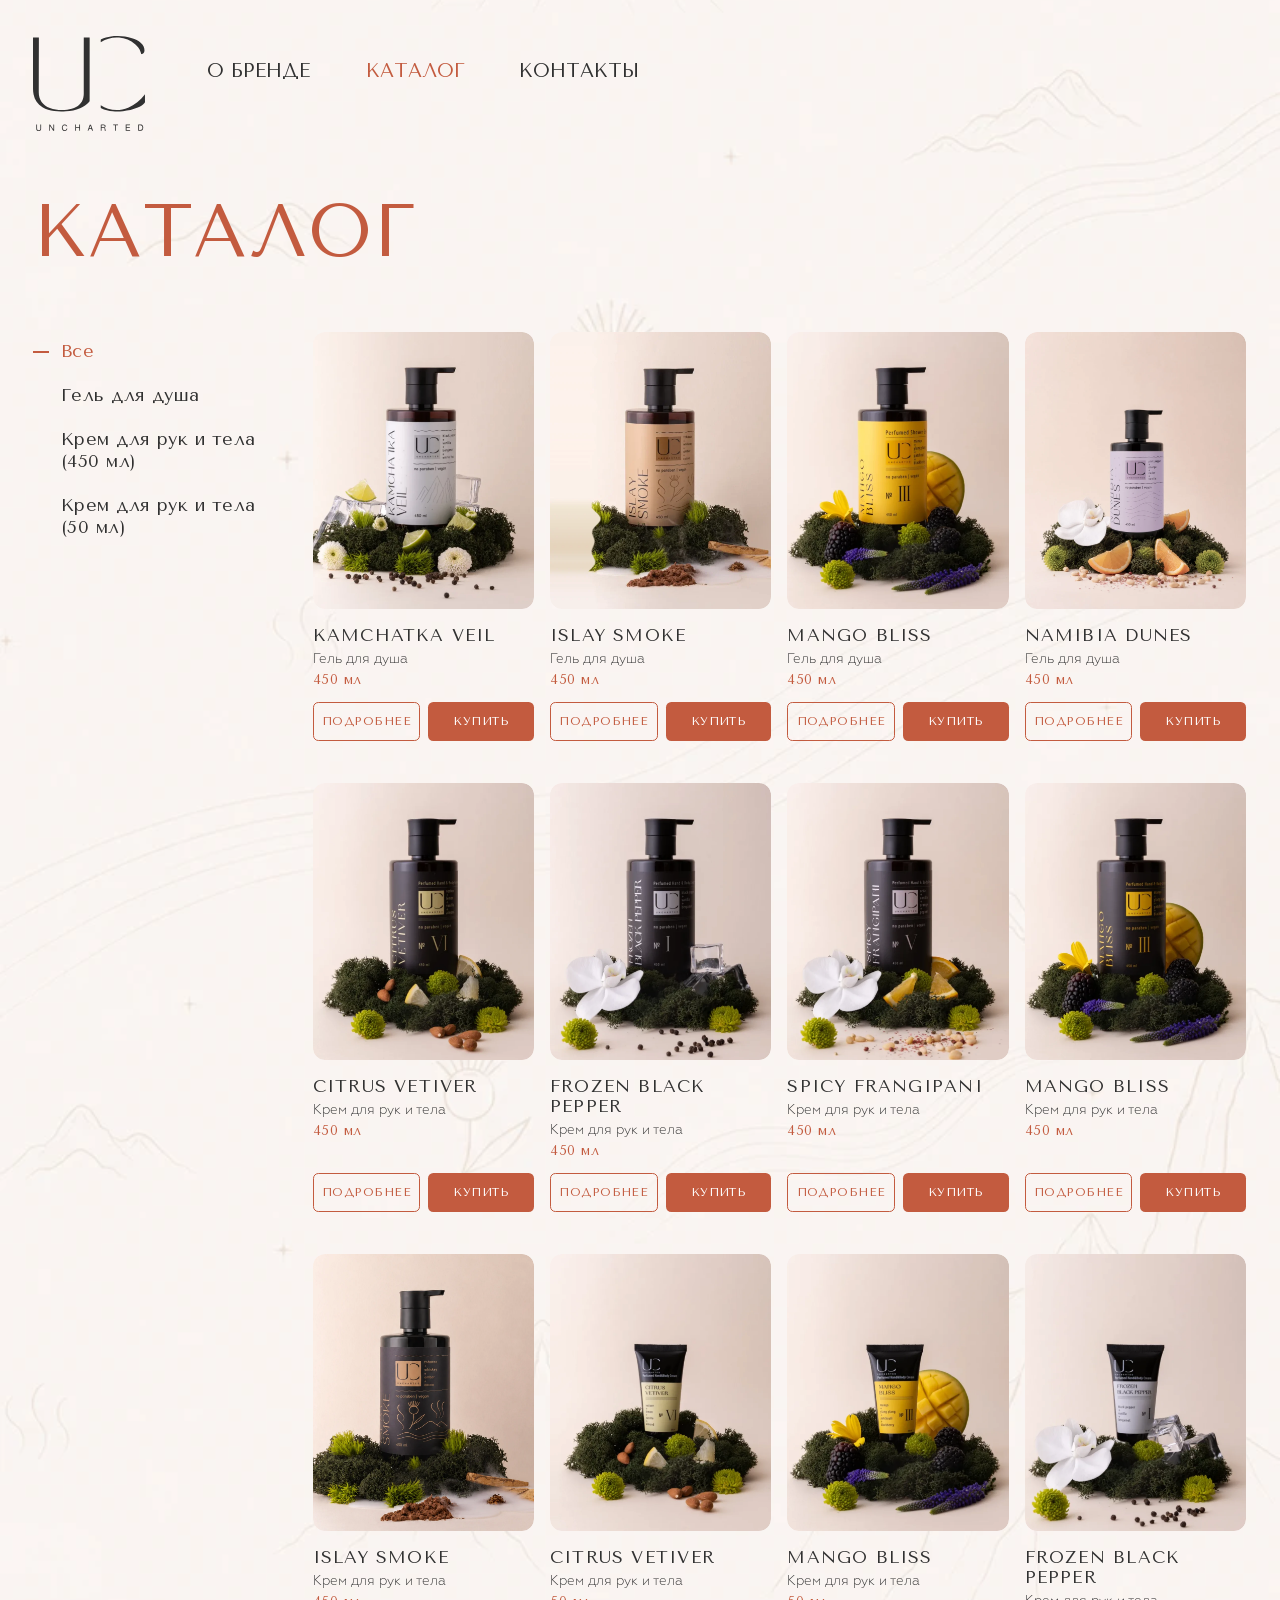
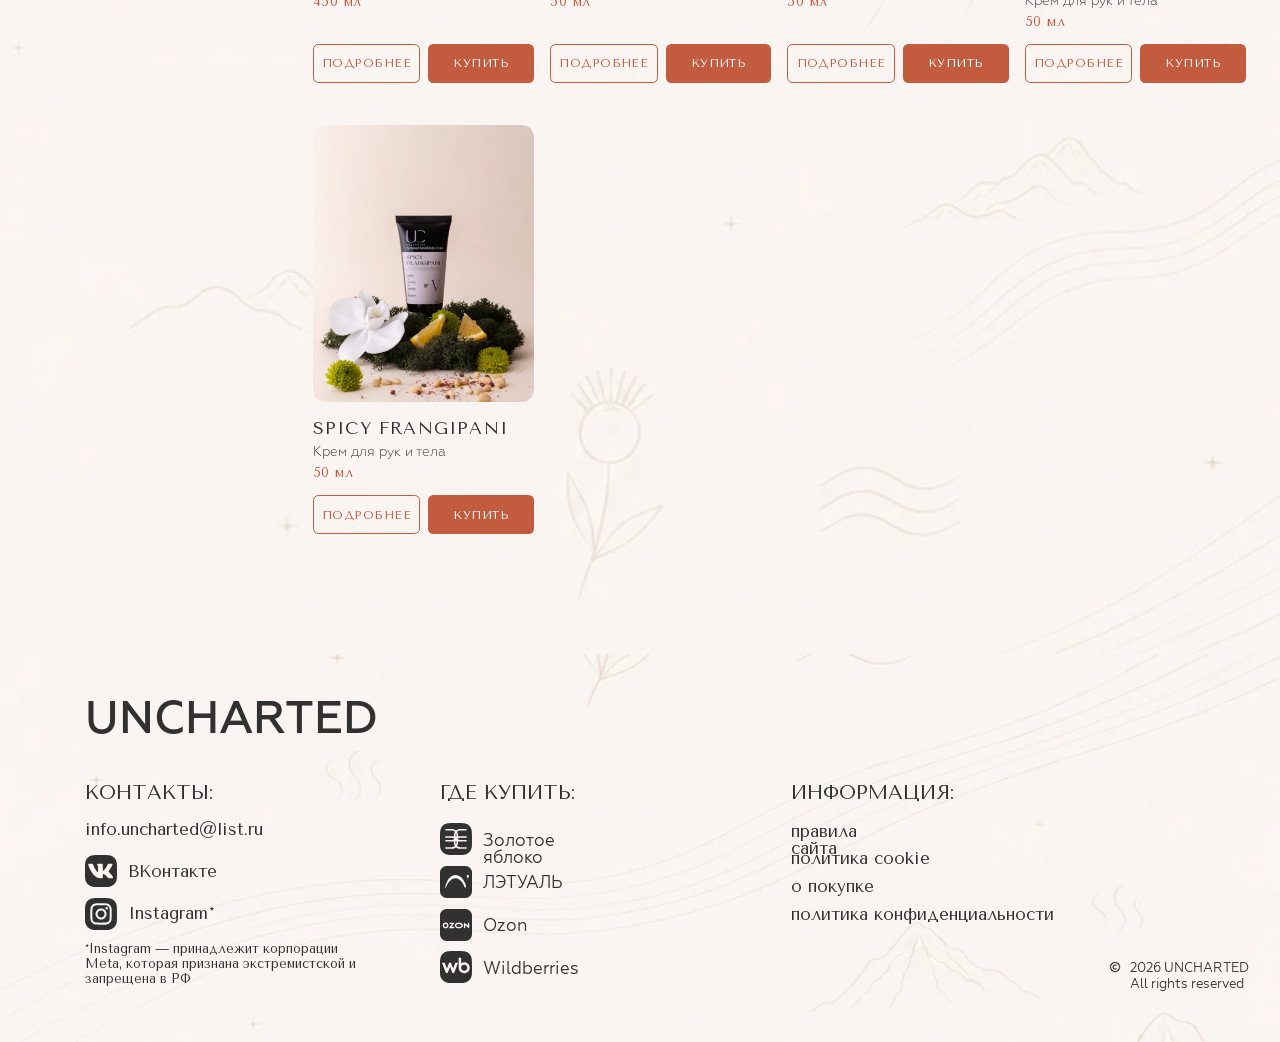
<file: catalog.html>
<!DOCTYPE html>
<html lang="ru">
<head>
<meta charset="UTF-8">
<meta name="viewport" content="width=device-width, initial-scale=1, viewport-fit=cover">
<title>Каталог — UNCHARTED | Парфюмированная уходовая косметика</title>
<meta name="description" content="Каталог UNCHARTED: парфюмированные гели для душа и кремы для рук и тела. Ароматы дальних мест — Камчатка, Намиб, Мьянма, Шотландия.">
<meta name="theme-color" content="#FAF4F2">
<link rel="canonical" href="https://unchartedcosmetics.ru/catalog.html">
<meta property="og:title" content="Каталог UNCHARTED">
<meta property="og:description" content="Парфюмированные гели для душа и кремы для рук и тела. Ароматы дальних, почти неизведанных мест.">
<meta property="og:type" content="website">
<meta property="og:url" content="https://unchartedcosmetics.ru/catalog.html">
<meta property="og:image" content="https://unchartedcosmetics.ru/public/images/og.jpg">
<meta property="og:image:width" content="1200">
<meta property="og:image:height" content="630">
<meta property="og:locale" content="ru_RU">
<meta name="twitter:card" content="summary_large_image">
<meta name="twitter:title" content="Каталог UNCHARTED">
<meta name="twitter:description" content="Парфюмированные гели для душа и кремы для рук и тела с ароматами дальних мест.">
<meta name="twitter:image" content="https://unchartedcosmetics.ru/public/images/og.jpg">
<link rel="icon" type="image/svg+xml" href="public/images/logo.svg">
<link rel="preload" as="image" href="public/images/catalog/gel-450-kamchatka-veil.webp">
<link rel="stylesheet" href="styles.css?v=20260717-2">
<link rel="stylesheet" href="mobile.css?v=20260722-1">
<link rel="stylesheet" href="anim.css?v=20260717-5">
<link rel="stylesheet" href="catalog.css?v=20260722-1">
<script type="application/ld+json">
{
  "@context": "https://schema.org",
  "@type": "CollectionPage",
  "name": "Каталог UNCHARTED",
  "url": "https://unchartedcosmetics.ru/catalog.html",
  "inLanguage": "ru-RU",
  "mainEntity": {
    "@type": "ItemList",
    "name": "Парфюмированная уходовая косметика UNCHARTED",
    "numberOfItems": 13
  }
}
</script>
</head>
<body class="cat-body">
<div class="cat">

  <header class="cat-header">
    <a class="cat-logo n594-pos" href="index.html"><img src="public/images/logo.svg" alt="UNCHARTED — на главную"></a>
    <nav class="cat-nav" aria-label="Основная навигация">
      <a class="t up nav-link cnav1" href="index.html#about">о бренде</a>
      <a class="t up nav-link cnav2 is-here" href="catalog.html" aria-current="page">каталог</a>
      <a class="t up nav-link cnav3" href="#catFooter">контакты</a>
    </nav>
  </header>

  <main class="cat-main">
    <h1 class="cat-title">каталог</h1>

    <div class="cat-layout">
      <aside class="cat-aside" aria-label="Фильтры каталога">
        <div class="cat-aside-in">
          <button class="cat-filter is-active" type="button" data-filter="all" aria-pressed="true">Все</button>
          <button class="cat-filter" type="button" data-filter="gel-450" aria-pressed="false">Гель для душа</button>
          <button class="cat-filter" type="button" data-filter="cream-450" aria-pressed="false">Крем для рук и тела <span class="cat-filter-vol">(450&nbsp;мл)</span></button>
          <button class="cat-filter" type="button" data-filter="cream-50" aria-pressed="false">Крем для рук и тела <span class="cat-filter-vol">(50&nbsp;мл)</span></button>
        </div>
      </aside>

      <ul class="cat-grid">

        <li class="cat-card" data-cat="gel-450">
          <div class="cat-photo"><img src="public/images/catalog/gel-450-kamchatka-veil.webp" alt="Гель для душа UNCHARTED KAMCHATKA VEIL, 450 мл — флакон с помпой среди льда, белых цветов и чёрного перца" loading="eager" fetchpriority="high" width="880" height="1100"></div>
          <p class="cat-name">Kamchatka Veil</p>
          <p class="cat-type">Гель для душа</p>
          <p class="cat-vol">450 мл</p>
          <div class="cat-actions">
            <button class="cat-btn cat-btn--ghost" type="button" data-buy>подробнее</button>
            <button class="cat-btn" type="button" data-buy>купить</button>
          </div>
        </li>

        <li class="cat-card" data-cat="gel-450">
          <div class="cat-photo"><img src="public/images/catalog/gel-450-islay-smoke.webp" alt="Гель для душа UNCHARTED ISLAY SMOKE, 450 мл — флакон с помпой среди мха, пало санто и какао" loading="lazy" width="880" height="1100"></div>
          <p class="cat-name">Islay Smoke</p>
          <p class="cat-type">Гель для душа</p>
          <p class="cat-vol">450 мл</p>
          <div class="cat-actions">
            <button class="cat-btn cat-btn--ghost" type="button" data-buy>подробнее</button>
            <button class="cat-btn" type="button" data-buy>купить</button>
          </div>
        </li>

        <li class="cat-card" data-cat="gel-450">
          <div class="cat-photo"><img src="public/images/catalog/gel-450-mango-bliss.webp" alt="Гель для душа UNCHARTED MANGO BLISS, 450 мл — флакон с жёлтой этикеткой, манго и ежевика" loading="lazy" width="880" height="1100"></div>
          <p class="cat-name">Mango Bliss</p>
          <p class="cat-type">Гель для душа</p>
          <p class="cat-vol">450 мл</p>
          <div class="cat-actions">
            <button class="cat-btn cat-btn--ghost" type="button" data-buy>подробнее</button>
            <button class="cat-btn" type="button" data-buy>купить</button>
          </div>
        </li>

        <li class="cat-card" data-cat="gel-450">
          <div class="cat-photo"><img src="public/images/catalog/gel-450-namibia-dunes.webp" alt="Гель для душа UNCHARTED NAMIBIA DUNES, 450 мл — флакон с апельсином и белой орхидеей" loading="lazy" width="880" height="1100"></div>
          <p class="cat-name">Namibia Dunes</p>
          <p class="cat-type">Гель для душа</p>
          <p class="cat-vol">450 мл</p>
          <div class="cat-actions">
            <button class="cat-btn cat-btn--ghost" type="button" data-buy>подробнее</button>
            <button class="cat-btn" type="button" data-buy>купить</button>
          </div>
        </li>

        <li class="cat-card" data-cat="cream-450">
          <div class="cat-photo"><img src="public/images/catalog/cream-450-citrus-vetiver.webp" alt="Крем для рук и тела UNCHARTED CITRUS VETIVER, 450 мл — тёмный флакон с лимоном и миндалём" loading="lazy" width="880" height="1100"></div>
          <p class="cat-name">Citrus Vetiver</p>
          <p class="cat-type">Крем для рук и тела</p>
          <p class="cat-vol">450 мл</p>
          <div class="cat-actions">
            <button class="cat-btn cat-btn--ghost" type="button" data-buy>подробнее</button>
            <button class="cat-btn" type="button" data-buy>купить</button>
          </div>
        </li>

        <li class="cat-card" data-cat="cream-450">
          <div class="cat-photo"><img src="public/images/catalog/cream-450-frozen-black-pepper.webp" alt="Крем для рук и тела UNCHARTED FROZEN BLACK PEPPER, 450 мл — чёрный флакон со льдом и белой орхидеей" loading="lazy" width="880" height="1100"></div>
          <p class="cat-name">Frozen Black Pepper</p>
          <p class="cat-type">Крем для рук и тела</p>
          <p class="cat-vol">450 мл</p>
          <div class="cat-actions">
            <button class="cat-btn cat-btn--ghost" type="button" data-buy>подробнее</button>
            <button class="cat-btn" type="button" data-buy>купить</button>
          </div>
        </li>

        <li class="cat-card" data-cat="cream-450">
          <div class="cat-photo"><img src="public/images/catalog/cream-450-spicy-frangipani.webp" alt="Крем для рук и тела UNCHARTED SPICY FRANGIPANI, 450 мл — чёрный флакон с орхидеей, апельсином и перцем" loading="lazy" width="880" height="1100"></div>
          <p class="cat-name">Spicy Frangipani</p>
          <p class="cat-type">Крем для рук и тела</p>
          <p class="cat-vol">450 мл</p>
          <div class="cat-actions">
            <button class="cat-btn cat-btn--ghost" type="button" data-buy>подробнее</button>
            <button class="cat-btn" type="button" data-buy>купить</button>
          </div>
        </li>

        <li class="cat-card" data-cat="cream-450">
          <div class="cat-photo"><img src="public/images/catalog/cream-450-mango-bliss.webp" alt="Крем для рук и тела UNCHARTED MANGO BLISS, 450 мл — тёмный флакон с манго и ежевикой" loading="lazy" width="880" height="1100"></div>
          <p class="cat-name">Mango Bliss</p>
          <p class="cat-type">Крем для рук и тела</p>
          <p class="cat-vol">450 мл</p>
          <div class="cat-actions">
            <button class="cat-btn cat-btn--ghost" type="button" data-buy>подробнее</button>
            <button class="cat-btn" type="button" data-buy>купить</button>
          </div>
        </li>

        <li class="cat-card" data-cat="cream-450">
          <div class="cat-photo"><img src="public/images/catalog/cream-450-islay-smoke.webp" alt="Крем для рук и тела UNCHARTED ISLAY SMOKE, 450 мл — чёрный флакон среди мха и дымки" loading="lazy" width="880" height="1100"></div>
          <p class="cat-name">Islay Smoke</p>
          <p class="cat-type">Крем для рук и тела</p>
          <p class="cat-vol">450 мл</p>
          <div class="cat-actions">
            <button class="cat-btn cat-btn--ghost" type="button" data-buy>подробнее</button>
            <button class="cat-btn" type="button" data-buy>купить</button>
          </div>
        </li>

        <li class="cat-card" data-cat="cream-50">
          <div class="cat-photo"><img src="public/images/catalog/cream-50-citrus-vetiver.webp" alt="Крем для рук и тела UNCHARTED CITRUS VETIVER, 50 мл — тюбик с лимонной этикеткой" loading="lazy" width="880" height="1100"></div>
          <p class="cat-name">Citrus Vetiver</p>
          <p class="cat-type">Крем для рук и тела</p>
          <p class="cat-vol">50 мл</p>
          <div class="cat-actions">
            <button class="cat-btn cat-btn--ghost" type="button" data-buy>подробнее</button>
            <button class="cat-btn" type="button" data-buy>купить</button>
          </div>
        </li>

        <li class="cat-card" data-cat="cream-50">
          <div class="cat-photo"><img src="public/images/catalog/cream-50-mango-bliss.webp" alt="Крем для рук и тела UNCHARTED MANGO BLISS, 50 мл — тюбик с жёлтой этикеткой, манго и ежевика" loading="lazy" width="880" height="1100"></div>
          <p class="cat-name">Mango Bliss</p>
          <p class="cat-type">Крем для рук и тела</p>
          <p class="cat-vol">50 мл</p>
          <div class="cat-actions">
            <button class="cat-btn cat-btn--ghost" type="button" data-buy>подробнее</button>
            <button class="cat-btn" type="button" data-buy>купить</button>
          </div>
        </li>

        <li class="cat-card" data-cat="cream-50">
          <div class="cat-photo"><img src="public/images/catalog/cream-50-frozen-black-pepper.webp" alt="Крем для рук и тела UNCHARTED FROZEN BLACK PEPPER, 50 мл — тюбик со льдом и белой орхидеей" loading="lazy" width="880" height="1100"></div>
          <p class="cat-name">Frozen Black Pepper</p>
          <p class="cat-type">Крем для рук и тела</p>
          <p class="cat-vol">50 мл</p>
          <div class="cat-actions">
            <button class="cat-btn cat-btn--ghost" type="button" data-buy>подробнее</button>
            <button class="cat-btn" type="button" data-buy>купить</button>
          </div>
        </li>

        <li class="cat-card" data-cat="cream-50">
          <div class="cat-photo"><img src="public/images/catalog/cream-50-spicy-frangipani.webp" alt="Крем для рук и тела UNCHARTED SPICY FRANGIPANI, 50 мл — тюбик с лиловой этикеткой и белой орхидеей" loading="lazy" width="880" height="1100"></div>
          <p class="cat-name">Spicy Frangipani</p>
          <p class="cat-type">Крем для рук и тела</p>
          <p class="cat-vol">50 мл</p>
          <div class="cat-actions">
            <button class="cat-btn cat-btn--ghost" type="button" data-buy>подробнее</button>
            <button class="cat-btn" type="button" data-buy>купить</button>
          </div>
        </li>

      </ul>
    </div>
  </main>

  <!-- футер — те же элементы, что на лендинге (top пересчитан в catalog.css) -->
  <footer class="cat-footer" id="catFooter">
    <img class="abs n613" src="public/images/521-613.webp" alt="">
    <p class="t up n638">uncharted</p>
    <p class="t up n639">Информация:</p>
    <a class="t n640" href="mailto:info.uncharted@list.ru">info.uncharted@list.ru</a>
    <a class="t n641" href="offer.html">о покупке</a>
    <a class="t n642" href="cookie.html">политика cookie</a>
    <a class="t n643" href="license.html">правила сайта</a>
    <a class="t n644" href="privacy.html">политика конфиденциальности</a>
    <a class="t n645" href="#" data-link="vk">ВКонтакте</a>
    <a class="t n646" href="#" data-link="instagram">Instagram<span class="social-asterisk" aria-hidden="true">*</span></a>
    <img class="abs n647" src="public/images/icon-647.svg" alt="">
    <img class="abs n651" src="public/images/icon-651.svg" alt="">
    <p class="t up n657">контакты:</p>
    <p class="t up n658">ГДЕ КУПИТЬ:</p>
    <p class="t n659">*Instagram — принадлежит корпорации Meta, которая признана экстремистской и запрещена в РФ</p>
    <img class="abs n660" src="public/images/icon-660.svg" alt="">
    <a class="t shop n667" href="#" data-link="goldapple">Золотое яблоко</a>
    <a class="t shop n668" href="#" data-link="ozon">Ozon</a>
    <a class="t shop n669" href="#" data-link="letu">ЛЭТУАЛЬ</a>
    <a class="t shop n670" href="#" data-link="wildberries">Wildberries</a>
    <img class="abs n671" src="public/images/icon-671.svg" alt="">
    <p class="t n675">2026 <span class="up">uncharted</span><br>All rights reserved</p>
    <img class="abs n676" src="public/images/521-677.png" alt="">
    <img class="abs n680" src="public/images/icon-680.svg" alt="">
    <img class="abs n684" src="public/images/icon-684.svg" alt="">
    <img class="abs n687" src="public/images/icon-687.svg" alt="">
  </footer>

  <!-- мобильный футер — точная копия футера главной -->
  <footer class="m cat-footer-m m-footer">
    <p class="m-wordmark">uncharted</p>
    <div class="m-foot-groups">
      <div class="m-foot-group">
        <p class="m-foot-h">контакты:</p>
        <a class="m-foot-mail" href="mailto:info.uncharted@list.ru">info.uncharted@list.ru</a>
        <a class="m-foot-row" href="#" data-link="vk"><img src="public/images/icon-647.svg" alt="">ВКонтакте</a>
        <a class="m-foot-row" href="#" data-link="instagram"><img src="public/images/icon-651.svg" alt=""><span class="m-foot-social-label">Instagram<span class="m-social-asterisk" aria-hidden="true">*</span></span></a>
        <p class="m-foot-note">*Instagram — принадлежит корпорации Meta, которая признана экстремистской и запрещена в РФ</p>
      </div>
      <div class="m-foot-group">
        <p class="m-foot-h">ГДЕ КУПИТЬ:</p>
        <a class="m-foot-row m-geo" href="#" data-link="goldapple"><img src="public/images/icon-660.svg" alt="">Золотое яблоко</a>
        <a class="m-foot-row m-geo" href="#" data-link="letu"><span class="m-letu"><img src="public/images/icon-684.svg" alt=""><img class="m-letu-glyph" src="public/images/icon-687.svg" alt=""></span>ЛЭТУАЛЬ</a>
        <a class="m-foot-row m-geo" href="#" data-link="ozon"><img src="public/images/icon-680.svg" alt="">Ozon</a>
        <a class="m-foot-row m-geo" href="#" data-link="wildberries"><img src="public/images/icon-671.svg" alt="">Wildberries</a>
      </div>
      <div class="m-foot-group">
        <p class="m-foot-h">Информация:</p>
        <ul class="m-foot-list">
          <li><a href="license.html">правила сайта</a></li>
          <li><a href="cookie.html">политика cookie</a></li>
          <li><a href="offer.html">о покупке на маркетплейсах</a></li>
          <li><a href="privacy.html">политика конфиденциальности</a></li>
        </ul>
      </div>
    </div>
    <div class="m-copy">
      <p>2026 <span class="m-up">uncharted</span> · All rights reserved</p>
    </div>
  </footer>

</div>

<dialog class="product-dialog" id="productDialog" aria-labelledby="productDialogTitle">
  <div class="product-dialog-in">
    <div class="product-dialog-media">
      <img id="productDialogImage" alt="">
    </div>
    <div class="product-dialog-copy">
      <button class="buy-close product-dialog-close" type="button" data-detail-close aria-label="Закрыть">&#10005;</button>
      <p class="product-dialog-kicker">UNCHARTED</p>
      <h2 class="product-dialog-title" id="productDialogTitle"></h2>
      <p class="product-dialog-type" id="productDialogType"></p>
      <p class="product-dialog-volume" id="productDialogVolume"></p>
      <button class="cat-btn product-dialog-buy" type="button" data-detail-buy>купить</button>
    </div>
  </div>
</dialog>

<div class="buy-modal" id="buyModal" hidden>
  <div class="buy-overlay" data-close></div>
  <div class="buy-card" role="dialog" aria-modal="true" aria-labelledby="buyTitle">
    <button class="buy-close" data-close aria-label="Закрыть">&#10005;</button>
    <p class="buy-title" id="buyTitle">ГДЕ КУПИТЬ</p>
    <p class="buy-product" data-buy-product></p>
    <a class="buy-row" data-link="goldapple" href="#" target="_blank" rel="noopener"><img src="public/images/icon-660.svg" alt="">Золотое яблоко</a>
    <a class="buy-row" data-link="letu" href="#" target="_blank" rel="noopener"><span class="buy-letu"><img src="public/images/icon-684.svg" alt=""><img class="buy-letu-glyph" src="public/images/icon-687.svg" alt=""></span>ЛЭТУАЛЬ</a>
    <a class="buy-row" data-link="ozon" href="#" target="_blank" rel="noopener"><img src="public/images/icon-680.svg" alt="">Ozon</a>
    <a class="buy-row" data-link="wildberries" href="#" target="_blank" rel="noopener"><img src="public/images/icon-671.svg" alt="">Wildberries</a>
    <p class="buy-empty" data-buy-empty hidden>Прямые карточки этого товара временно недоступны.</p>
    <p class="buy-legal">Сайт не принимает заказы и оплату. Условия покупки, доставки, возврата и обработки данных определяет выбранный маркетплейс и продавец товара.</p>
  </div>
</div>

<script>
(function () {
  var cat = document.querySelector('.cat');
  function fit() {
    var w = document.documentElement.clientWidth;
    cat.style.zoom = w > 768 ? (w / 1920) : '';
  }
  window.addEventListener('resize', fit);
  fit();
})();
</script>
<script src="app.js?v=20260722-3" defer></script>
</body>
</html>
</file>
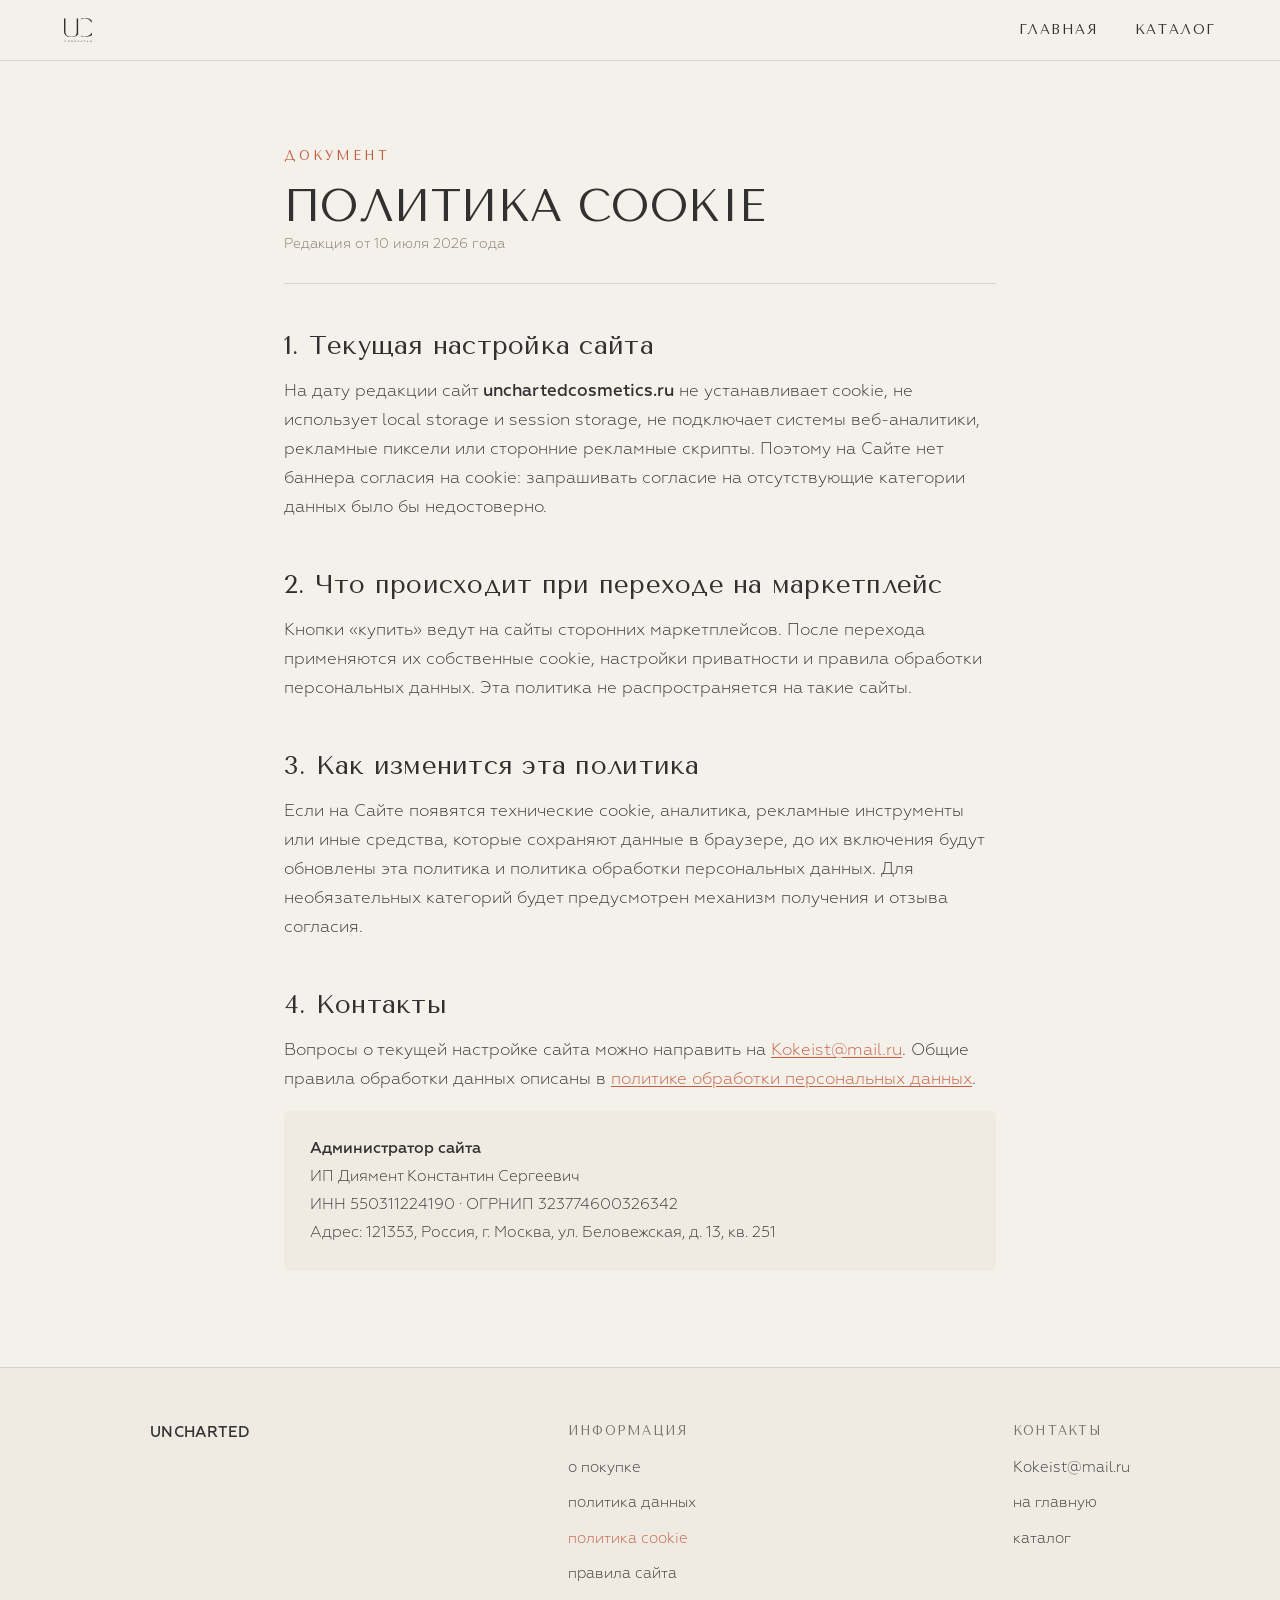
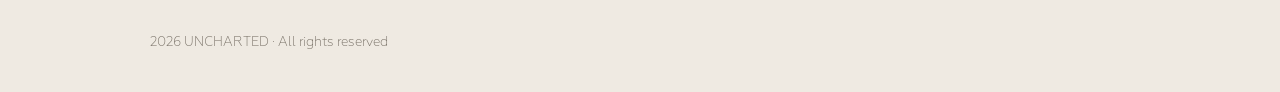
<file: cookie.html>
<!DOCTYPE html>
<html lang="ru">
<head>
<meta charset="UTF-8">
<meta name="viewport" content="width=device-width, initial-scale=1">
<title>Политика cookie — UNCHARTED</title>
<meta name="description" content="Фактическая политика использования cookie на сайте UNCHARTED.">
<meta name="robots" content="index, follow">
<meta name="theme-color" content="#F4F0EA">
<link rel="canonical" href="https://unchartedcosmetics.ru/cookie.html">
<link rel="icon" type="image/svg+xml" href="public/images/logo.svg">
<link rel="stylesheet" href="legal.css?v=20260710-2">
</head>
<body>

<header class="legal-header">
  <a class="legal-logo" href="index.html"><img src="public/images/logo.svg" alt="UNCHARTED — на главную"></a>
  <nav class="legal-nav" aria-label="Навигация">
    <a href="index.html">главная</a>
    <a href="catalog.html">каталог</a>
  </nav>
</header>

<main class="legal-main">
  <p class="legal-kicker">Документ</p>
  <h1>Политика cookie</h1>
  <p class="legal-updated">Редакция от 10 июля 2026 года</p>

  <h2>1. Текущая настройка сайта</h2>
  <p>На дату редакции сайт <strong>unchartedcosmetics.ru</strong> не устанавливает cookie, не использует local storage и session storage, не подключает системы веб-аналитики, рекламные пиксели или сторонние рекламные скрипты. Поэтому на Сайте нет баннера согласия на cookie: запрашивать согласие на отсутствующие категории данных было бы недостоверно.</p>

  <h2>2. Что происходит при переходе на маркетплейс</h2>
  <p>Кнопки «купить» ведут на сайты сторонних маркетплейсов. После перехода применяются их собственные cookie, настройки приватности и правила обработки персональных данных. Эта политика не распространяется на такие сайты.</p>

  <h2>3. Как изменится эта политика</h2>
  <p>Если на Сайте появятся технические cookie, аналитика, рекламные инструменты или иные средства, которые сохраняют данные в браузере, до их включения будут обновлены эта политика и политика обработки персональных данных. Для необязательных категорий будет предусмотрен механизм получения и отзыва согласия.</p>

  <h2>4. Контакты</h2>
  <p>Вопросы о текущей настройке сайта можно направить на <a href="mailto:Kokeist@mail.ru">Kokeist@mail.ru</a>. Общие правила обработки данных описаны в <a href="privacy.html">политике обработки персональных данных</a>.</p>

  <div class="legal-requisites">
    <p><strong>Администратор сайта</strong></p>
    <p>ИП Диямент Константин Сергеевич</p>
    <p>ИНН 550311224190 · ОГРНИП 323774600326342</p>
    <p>Адрес: 121353, Россия, г. Москва, ул. Беловежская, д. 13, кв. 251</p>
  </div>
</main>

<footer class="legal-footer">
  <div class="legal-footer-inner">
    <div class="legal-foot-col"><p class="legal-foot-brand">uncharted</p></div>
    <div class="legal-foot-col">
      <h4>Информация</h4>
      <a href="offer.html">о покупке</a>
      <a href="privacy.html">политика данных</a>
      <a class="is-here" href="cookie.html">политика cookie</a>
      <a href="license.html">правила сайта</a>
    </div>
    <div class="legal-foot-col">
      <h4>Контакты</h4>
      <a href="mailto:Kokeist@mail.ru">Kokeist@mail.ru</a>
      <a href="index.html">на главную</a>
      <a href="catalog.html">каталог</a>
    </div>
  </div>
  <p class="legal-copy">2026 UNCHARTED · All rights reserved</p>
</footer>

</body>
</html>
</file>
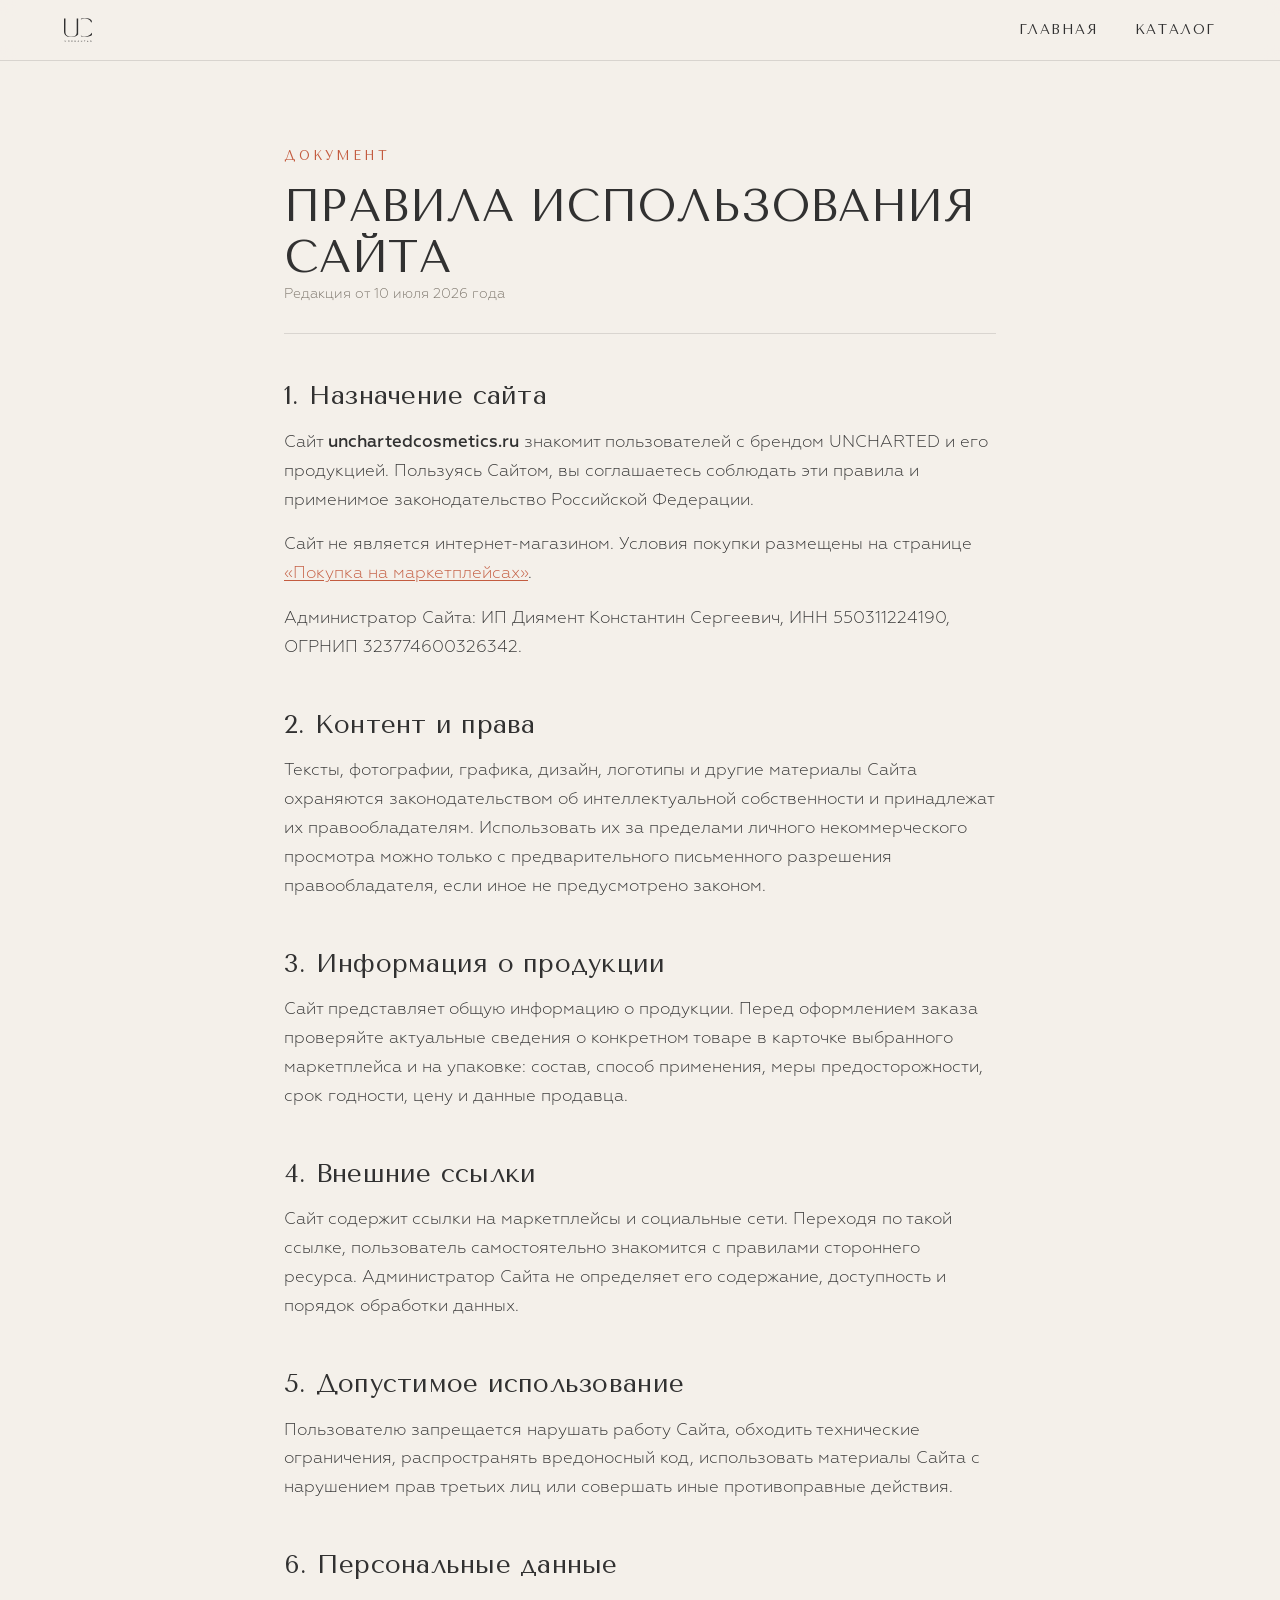
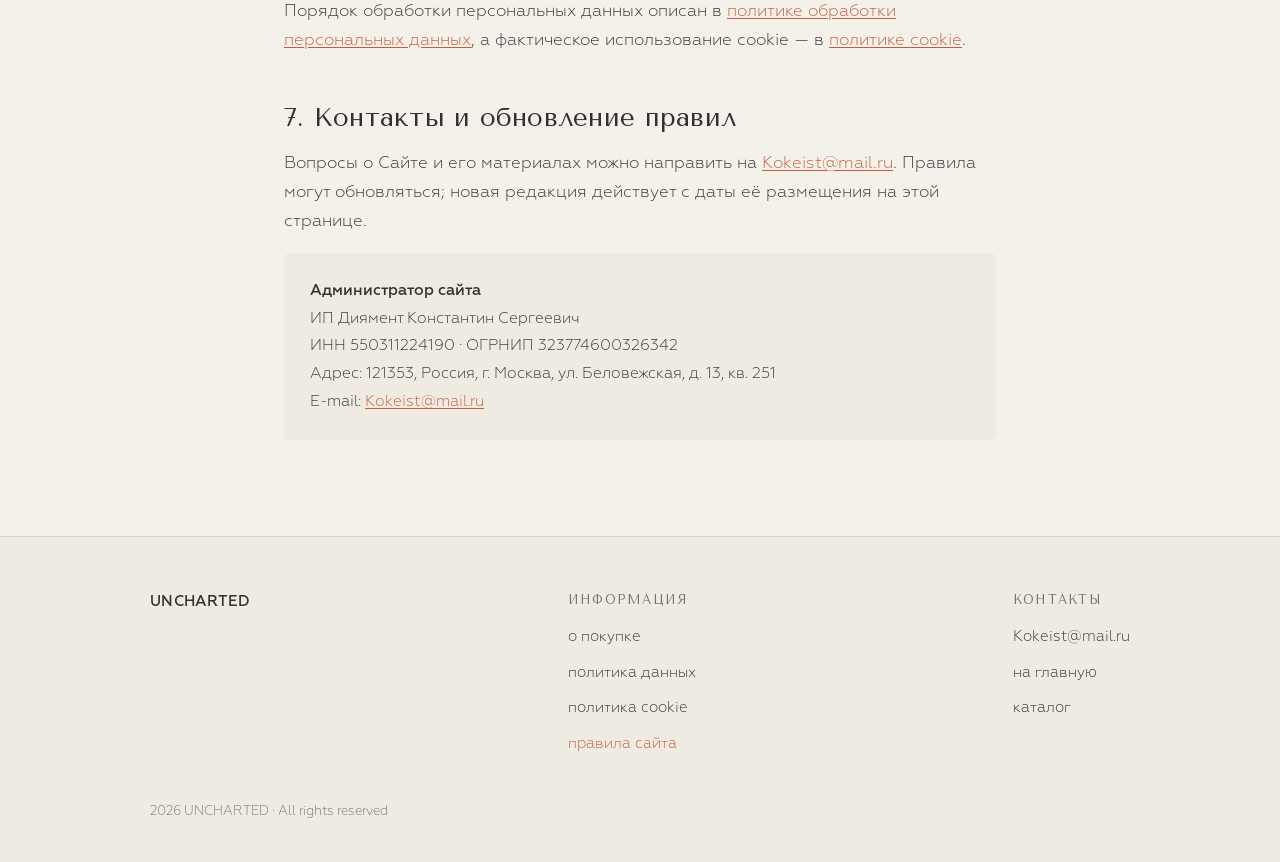
<file: license.html>
<!DOCTYPE html>
<html lang="ru">
<head>
<meta charset="UTF-8">
<meta name="viewport" content="width=device-width, initial-scale=1">
<title>Правила использования сайта — UNCHARTED</title>
<meta name="description" content="Правила использования сайта UNCHARTED и размещённого на нём контента.">
<meta name="robots" content="index, follow">
<meta name="theme-color" content="#F4F0EA">
<link rel="canonical" href="https://unchartedcosmetics.ru/license.html">
<link rel="icon" type="image/svg+xml" href="public/images/logo.svg">
<link rel="stylesheet" href="legal.css?v=20260710-2">
</head>
<body>

<header class="legal-header">
  <a class="legal-logo" href="index.html"><img src="public/images/logo.svg" alt="UNCHARTED — на главную"></a>
  <nav class="legal-nav" aria-label="Навигация">
    <a href="index.html">главная</a>
    <a href="catalog.html">каталог</a>
  </nav>
</header>

<main class="legal-main">
  <p class="legal-kicker">Документ</p>
  <h1>Правила использования сайта</h1>
  <p class="legal-updated">Редакция от 10 июля 2026 года</p>

  <h2>1. Назначение сайта</h2>
  <p>Сайт <strong>unchartedcosmetics.ru</strong> знакомит пользователей с брендом UNCHARTED и его продукцией. Пользуясь Сайтом, вы соглашаетесь соблюдать эти правила и применимое законодательство Российской Федерации.</p>
  <p>Сайт не является интернет-магазином. Условия покупки размещены на странице <a href="offer.html">«Покупка на маркетплейсах»</a>.</p>
  <p>Администратор Сайта: ИП Диямент Константин Сергеевич, ИНН 550311224190, ОГРНИП 323774600326342.</p>

  <h2>2. Контент и права</h2>
  <p>Тексты, фотографии, графика, дизайн, логотипы и другие материалы Сайта охраняются законодательством об интеллектуальной собственности и принадлежат их правообладателям. Использовать их за пределами личного некоммерческого просмотра можно только с предварительного письменного разрешения правообладателя, если иное не предусмотрено законом.</p>

  <h2>3. Информация о продукции</h2>
  <p>Сайт представляет общую информацию о продукции. Перед оформлением заказа проверяйте актуальные сведения о конкретном товаре в карточке выбранного маркетплейса и на упаковке: состав, способ применения, меры предосторожности, срок годности, цену и данные продавца.</p>

  <h2>4. Внешние ссылки</h2>
  <p>Сайт содержит ссылки на маркетплейсы и социальные сети. Переходя по такой ссылке, пользователь самостоятельно знакомится с правилами стороннего ресурса. Администратор Сайта не определяет его содержание, доступность и порядок обработки данных.</p>

  <h2>5. Допустимое использование</h2>
  <p>Пользователю запрещается нарушать работу Сайта, обходить технические ограничения, распространять вредоносный код, использовать материалы Сайта с нарушением прав третьих лиц или совершать иные противоправные действия.</p>

  <h2>6. Персональные данные</h2>
  <p>Порядок обработки персональных данных описан в <a href="privacy.html">политике обработки персональных данных</a>, а фактическое использование cookie — в <a href="cookie.html">политике cookie</a>.</p>

  <h2>7. Контакты и обновление правил</h2>
  <p>Вопросы о Сайте и его материалах можно направить на <a href="mailto:Kokeist@mail.ru">Kokeist@mail.ru</a>. Правила могут обновляться; новая редакция действует с даты её размещения на этой странице.</p>

  <div class="legal-requisites">
    <p><strong>Администратор сайта</strong></p>
    <p>ИП Диямент Константин Сергеевич</p>
    <p>ИНН 550311224190 · ОГРНИП 323774600326342</p>
    <p>Адрес: 121353, Россия, г. Москва, ул. Беловежская, д. 13, кв. 251</p>
    <p>E-mail: <a href="mailto:Kokeist@mail.ru">Kokeist@mail.ru</a></p>
  </div>
</main>

<footer class="legal-footer">
  <div class="legal-footer-inner">
    <div class="legal-foot-col"><p class="legal-foot-brand">uncharted</p></div>
    <div class="legal-foot-col">
      <h4>Информация</h4>
      <a href="offer.html">о покупке</a>
      <a href="privacy.html">политика данных</a>
      <a href="cookie.html">политика cookie</a>
      <a class="is-here" href="license.html">правила сайта</a>
    </div>
    <div class="legal-foot-col">
      <h4>Контакты</h4>
      <a href="mailto:Kokeist@mail.ru">Kokeist@mail.ru</a>
      <a href="index.html">на главную</a>
      <a href="catalog.html">каталог</a>
    </div>
  </div>
  <p class="legal-copy">2026 UNCHARTED · All rights reserved</p>
</footer>

</body>
</html>
</file>
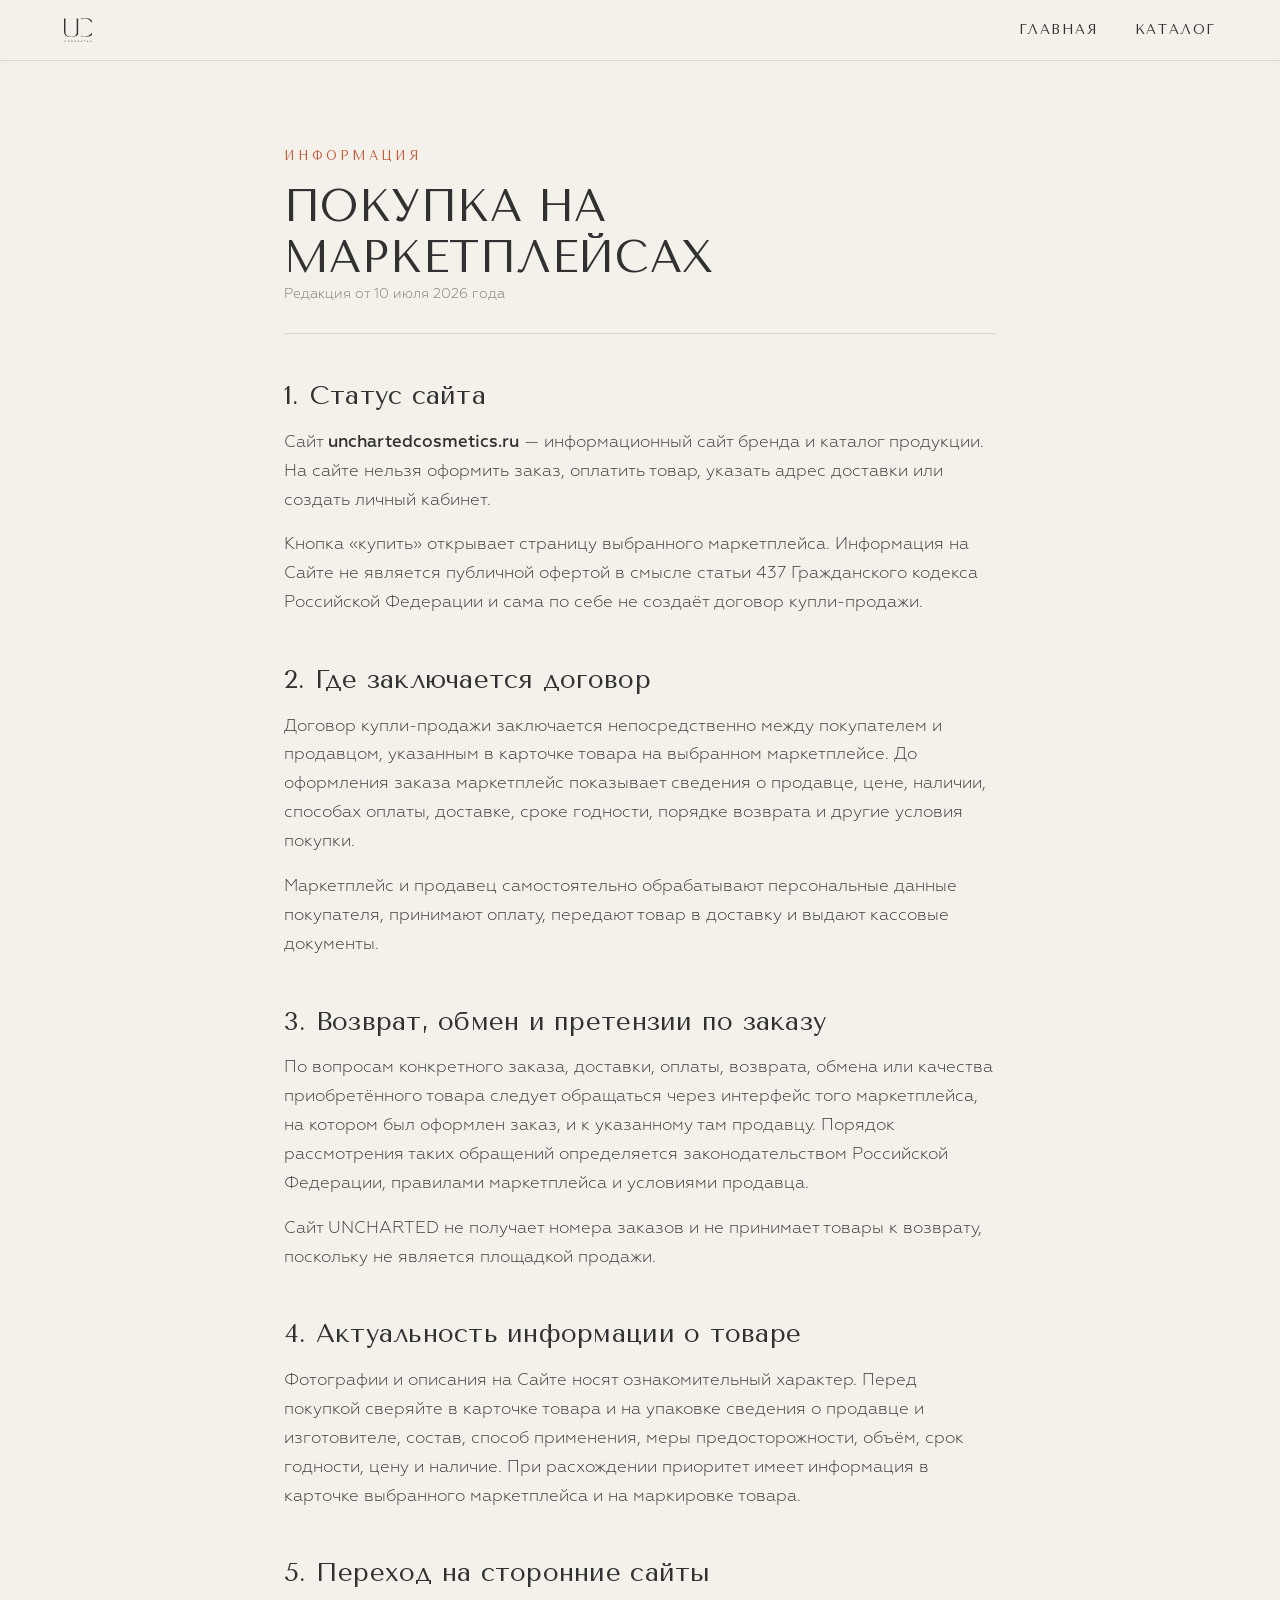
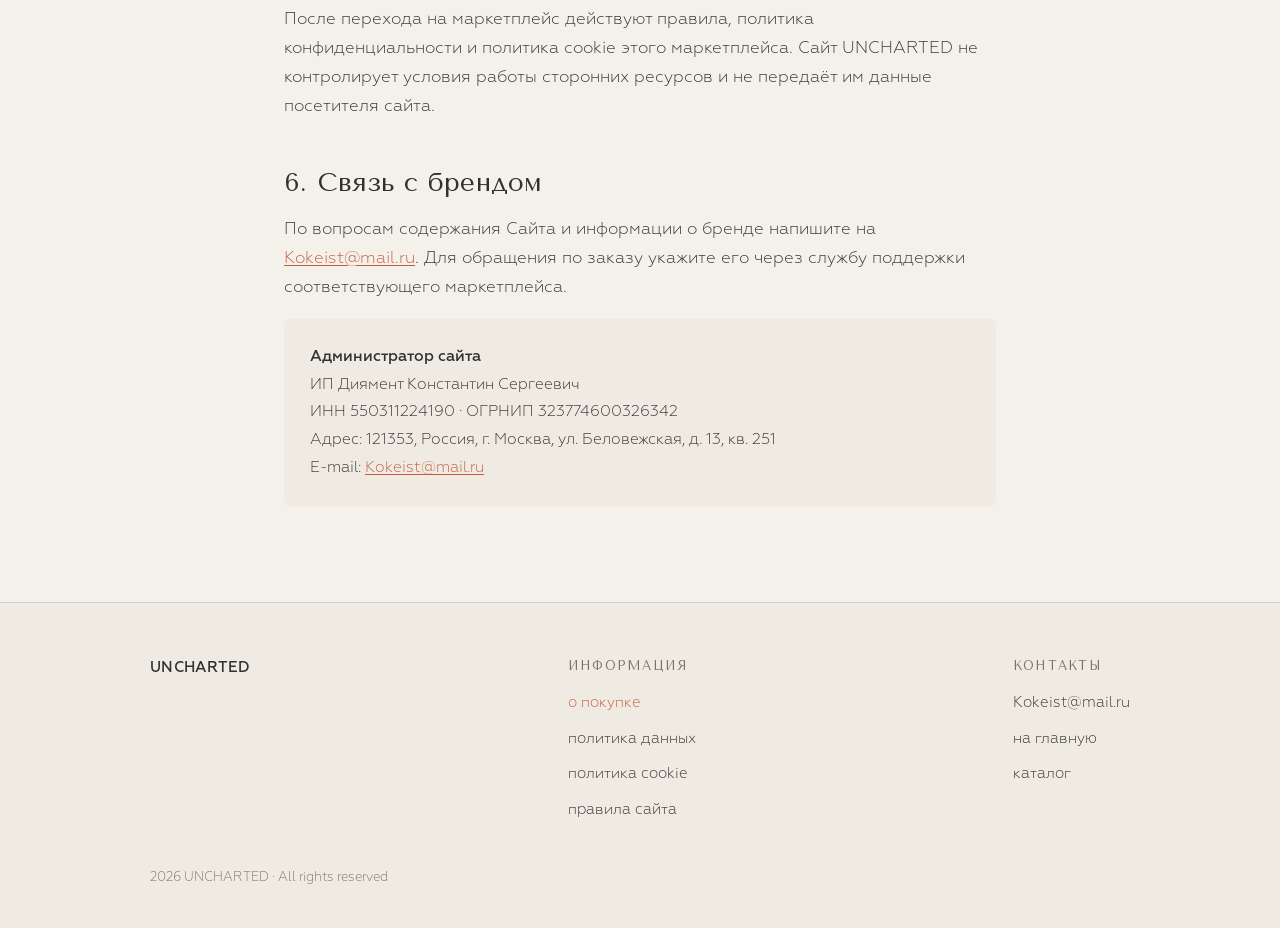
<file: offer.html>
<!DOCTYPE html>
<html lang="ru">
<head>
<meta charset="UTF-8">
<meta name="viewport" content="width=device-width, initial-scale=1">
<title>Покупка на маркетплейсах — UNCHARTED</title>
<meta name="description" content="Как купить продукцию UNCHARTED: сайт направляет на маркетплейсы и не принимает заказы или оплату.">
<meta name="robots" content="index, follow">
<meta name="theme-color" content="#F4F0EA">
<link rel="canonical" href="https://unchartedcosmetics.ru/offer.html">
<link rel="icon" type="image/svg+xml" href="public/images/logo.svg">
<link rel="stylesheet" href="legal.css?v=20260710-2">
</head>
<body>

<header class="legal-header">
  <a class="legal-logo" href="index.html"><img src="public/images/logo.svg" alt="UNCHARTED — на главную"></a>
  <nav class="legal-nav" aria-label="Навигация">
    <a href="index.html">главная</a>
    <a href="catalog.html">каталог</a>
  </nav>
</header>

<main class="legal-main">
  <p class="legal-kicker">Информация</p>
  <h1>Покупка на маркетплейсах</h1>
  <p class="legal-updated">Редакция от 10 июля 2026 года</p>

  <h2>1. Статус сайта</h2>
  <p>Сайт <strong>unchartedcosmetics.ru</strong> — информационный сайт бренда и каталог продукции. На сайте нельзя оформить заказ, оплатить товар, указать адрес доставки или создать личный кабинет.</p>
  <p>Кнопка «купить» открывает страницу выбранного маркетплейса. Информация на Сайте не является публичной офертой в смысле статьи 437 Гражданского кодекса Российской Федерации и сама по себе не создаёт договор купли-продажи.</p>

  <h2>2. Где заключается договор</h2>
  <p>Договор купли-продажи заключается непосредственно между покупателем и продавцом, указанным в карточке товара на выбранном маркетплейсе. До оформления заказа маркетплейс показывает сведения о продавце, цене, наличии, способах оплаты, доставке, сроке годности, порядке возврата и другие условия покупки.</p>
  <p>Маркетплейс и продавец самостоятельно обрабатывают персональные данные покупателя, принимают оплату, передают товар в доставку и выдают кассовые документы.</p>

  <h2>3. Возврат, обмен и претензии по заказу</h2>
  <p>По вопросам конкретного заказа, доставки, оплаты, возврата, обмена или качества приобретённого товара следует обращаться через интерфейс того маркетплейса, на котором был оформлен заказ, и к указанному там продавцу. Порядок рассмотрения таких обращений определяется законодательством Российской Федерации, правилами маркетплейса и условиями продавца.</p>
  <p>Сайт UNCHARTED не получает номера заказов и не принимает товары к возврату, поскольку не является площадкой продажи.</p>

  <h2>4. Актуальность информации о товаре</h2>
  <p>Фотографии и описания на Сайте носят ознакомительный характер. Перед покупкой сверяйте в карточке товара и на упаковке сведения о продавце и изготовителе, состав, способ применения, меры предосторожности, объём, срок годности, цену и наличие. При расхождении приоритет имеет информация в карточке выбранного маркетплейса и на маркировке товара.</p>

  <h2>5. Переход на сторонние сайты</h2>
  <p>После перехода на маркетплейс действуют правила, политика конфиденциальности и политика cookie этого маркетплейса. Сайт UNCHARTED не контролирует условия работы сторонних ресурсов и не передаёт им данные посетителя сайта.</p>

  <h2>6. Связь с брендом</h2>
  <p>По вопросам содержания Сайта и информации о бренде напишите на <a href="mailto:Kokeist@mail.ru">Kokeist@mail.ru</a>. Для обращения по заказу укажите его через службу поддержки соответствующего маркетплейса.</p>

  <div class="legal-requisites">
    <p><strong>Администратор сайта</strong></p>
    <p>ИП Диямент Константин Сергеевич</p>
    <p>ИНН 550311224190 · ОГРНИП 323774600326342</p>
    <p>Адрес: 121353, Россия, г. Москва, ул. Беловежская, д. 13, кв. 251</p>
    <p>E-mail: <a href="mailto:Kokeist@mail.ru">Kokeist@mail.ru</a></p>
  </div>
</main>

<footer class="legal-footer">
  <div class="legal-footer-inner">
    <div class="legal-foot-col"><p class="legal-foot-brand">uncharted</p></div>
    <div class="legal-foot-col">
      <h4>Информация</h4>
      <a class="is-here" href="offer.html">о покупке</a>
      <a href="privacy.html">политика данных</a>
      <a href="cookie.html">политика cookie</a>
      <a href="license.html">правила сайта</a>
    </div>
    <div class="legal-foot-col">
      <h4>Контакты</h4>
      <a href="mailto:Kokeist@mail.ru">Kokeist@mail.ru</a>
      <a href="index.html">на главную</a>
      <a href="catalog.html">каталог</a>
    </div>
  </div>
  <p class="legal-copy">2026 UNCHARTED · All rights reserved</p>
</footer>

</body>
</html>
</file>
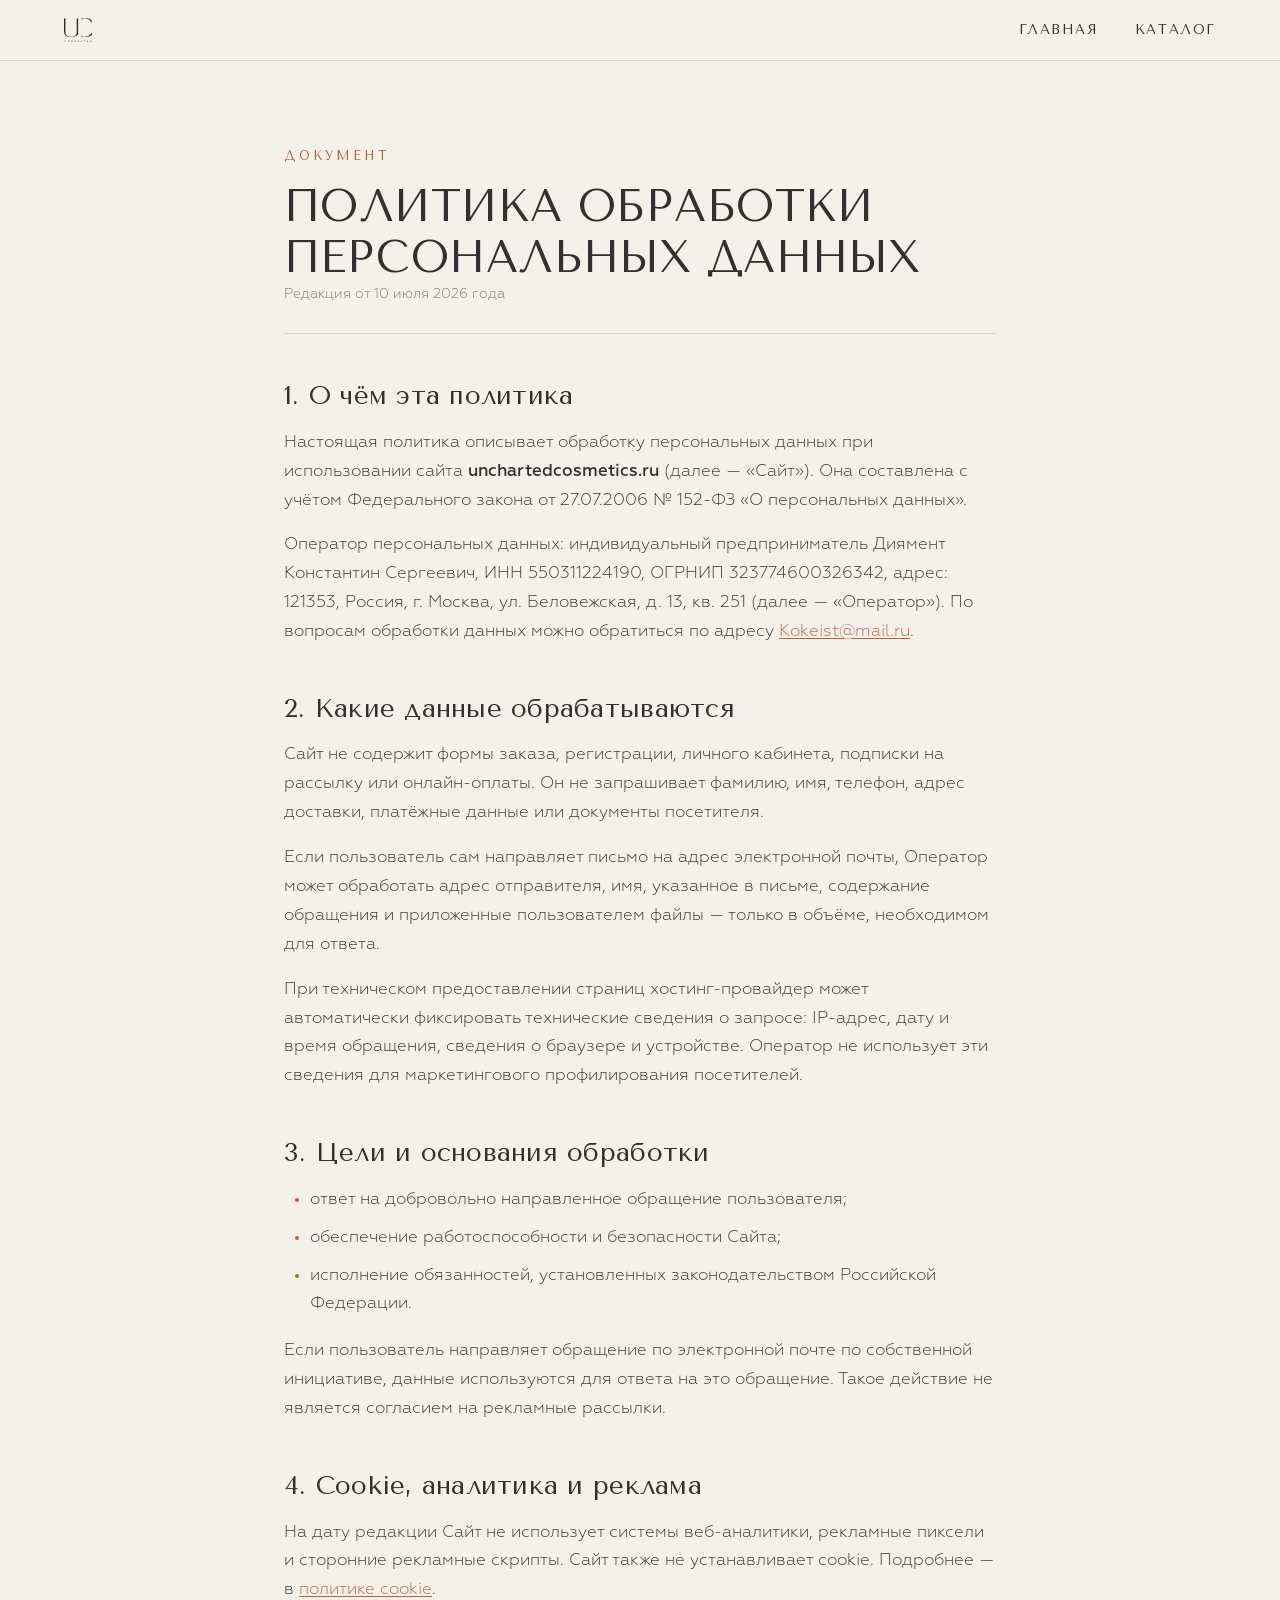
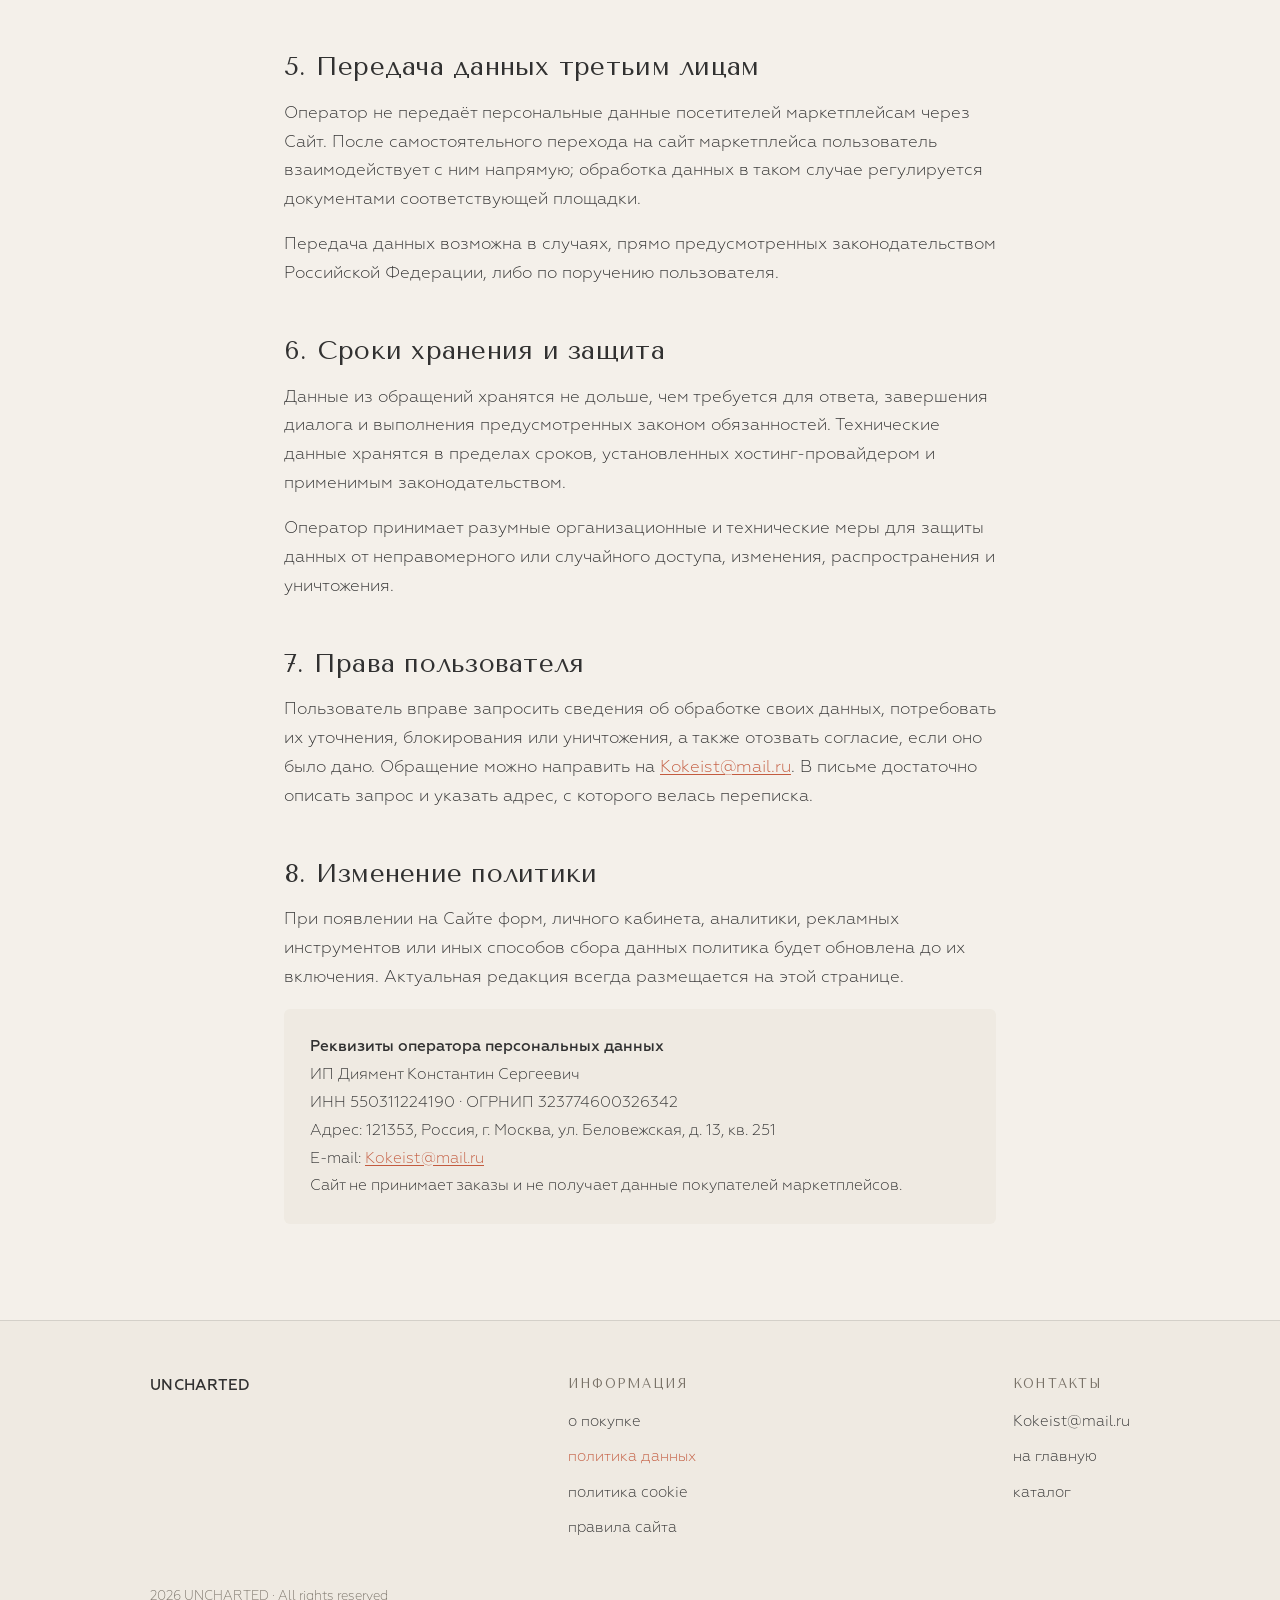
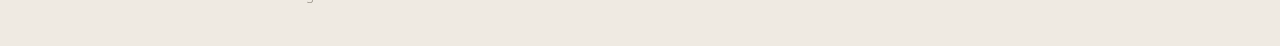
<file: privacy.html>
<!DOCTYPE html>
<html lang="ru">
<head>
<meta charset="UTF-8">
<meta name="viewport" content="width=device-width, initial-scale=1">
<title>Политика обработки персональных данных — UNCHARTED</title>
<meta name="description" content="Политика обработки персональных данных посетителей сайта UNCHARTED.">
<meta name="robots" content="index, follow">
<meta name="theme-color" content="#F4F0EA">
<link rel="canonical" href="https://unchartedcosmetics.ru/privacy.html">
<link rel="icon" type="image/svg+xml" href="public/images/logo.svg">
<link rel="stylesheet" href="legal.css?v=20260710-2">
</head>
<body>

<header class="legal-header">
  <a class="legal-logo" href="index.html"><img src="public/images/logo.svg" alt="UNCHARTED — на главную"></a>
  <nav class="legal-nav" aria-label="Навигация">
    <a href="index.html">главная</a>
    <a href="catalog.html">каталог</a>
  </nav>
</header>

<main class="legal-main">
  <p class="legal-kicker">Документ</p>
  <h1>Политика обработки персональных данных</h1>
  <p class="legal-updated">Редакция от 10 июля 2026 года</p>

  <h2>1. О чём эта политика</h2>
  <p>Настоящая политика описывает обработку персональных данных при использовании сайта <strong>unchartedcosmetics.ru</strong> (далее — «Сайт»). Она составлена с учётом Федерального закона от 27.07.2006 № 152-ФЗ «О персональных данных».</p>
  <p>Оператор персональных данных: индивидуальный предприниматель Диямент Константин Сергеевич, ИНН 550311224190, ОГРНИП 323774600326342, адрес: 121353, Россия, г. Москва, ул. Беловежская, д. 13, кв. 251 (далее — «Оператор»). По вопросам обработки данных можно обратиться по адресу <a href="mailto:Kokeist@mail.ru">Kokeist@mail.ru</a>.</p>

  <h2>2. Какие данные обрабатываются</h2>
  <p>Сайт не содержит формы заказа, регистрации, личного кабинета, подписки на рассылку или онлайн-оплаты. Он не запрашивает фамилию, имя, телефон, адрес доставки, платёжные данные или документы посетителя.</p>
  <p>Если пользователь сам направляет письмо на адрес электронной почты, Оператор может обработать адрес отправителя, имя, указанное в письме, содержание обращения и приложенные пользователем файлы — только в объёме, необходимом для ответа.</p>
  <p>При техническом предоставлении страниц хостинг-провайдер может автоматически фиксировать технические сведения о запросе: IP-адрес, дату и время обращения, сведения о браузере и устройстве. Оператор не использует эти сведения для маркетингового профилирования посетителей.</p>

  <h2>3. Цели и основания обработки</h2>
  <ul>
    <li>ответ на добровольно направленное обращение пользователя;</li>
    <li>обеспечение работоспособности и безопасности Сайта;</li>
    <li>исполнение обязанностей, установленных законодательством Российской Федерации.</li>
  </ul>
  <p>Если пользователь направляет обращение по электронной почте по собственной инициативе, данные используются для ответа на это обращение. Такое действие не является согласием на рекламные рассылки.</p>

  <h2>4. Cookie, аналитика и реклама</h2>
  <p>На дату редакции Сайт не использует системы веб-аналитики, рекламные пиксели и сторонние рекламные скрипты. Сайт также не устанавливает cookie. Подробнее — в <a href="cookie.html">политике cookie</a>.</p>

  <h2>5. Передача данных третьим лицам</h2>
  <p>Оператор не передаёт персональные данные посетителей маркетплейсам через Сайт. После самостоятельного перехода на сайт маркетплейса пользователь взаимодействует с ним напрямую; обработка данных в таком случае регулируется документами соответствующей площадки.</p>
  <p>Передача данных возможна в случаях, прямо предусмотренных законодательством Российской Федерации, либо по поручению пользователя.</p>

  <h2>6. Сроки хранения и защита</h2>
  <p>Данные из обращений хранятся не дольше, чем требуется для ответа, завершения диалога и выполнения предусмотренных законом обязанностей. Технические данные хранятся в пределах сроков, установленных хостинг-провайдером и применимым законодательством.</p>
  <p>Оператор принимает разумные организационные и технические меры для защиты данных от неправомерного или случайного доступа, изменения, распространения и уничтожения.</p>

  <h2>7. Права пользователя</h2>
  <p>Пользователь вправе запросить сведения об обработке своих данных, потребовать их уточнения, блокирования или уничтожения, а также отозвать согласие, если оно было дано. Обращение можно направить на <a href="mailto:Kokeist@mail.ru">Kokeist@mail.ru</a>. В письме достаточно описать запрос и указать адрес, с которого велась переписка.</p>

  <h2>8. Изменение политики</h2>
  <p>При появлении на Сайте форм, личного кабинета, аналитики, рекламных инструментов или иных способов сбора данных политика будет обновлена до их включения. Актуальная редакция всегда размещается на этой странице.</p>

  <div class="legal-requisites">
    <p><strong>Реквизиты оператора персональных данных</strong></p>
    <p>ИП Диямент Константин Сергеевич</p>
    <p>ИНН 550311224190 · ОГРНИП 323774600326342</p>
    <p>Адрес: 121353, Россия, г. Москва, ул. Беловежская, д. 13, кв. 251</p>
    <p>E-mail: <a href="mailto:Kokeist@mail.ru">Kokeist@mail.ru</a></p>
    <p>Сайт не принимает заказы и не получает данные покупателей маркетплейсов.</p>
  </div>
</main>

<footer class="legal-footer">
  <div class="legal-footer-inner">
    <div class="legal-foot-col"><p class="legal-foot-brand">uncharted</p></div>
    <div class="legal-foot-col">
      <h4>Информация</h4>
      <a href="offer.html">о покупке</a>
      <a class="is-here" href="privacy.html">политика данных</a>
      <a href="cookie.html">политика cookie</a>
      <a href="license.html">правила сайта</a>
    </div>
    <div class="legal-foot-col">
      <h4>Контакты</h4>
      <a href="mailto:Kokeist@mail.ru">Kokeist@mail.ru</a>
      <a href="index.html">на главную</a>
      <a href="catalog.html">каталог</a>
    </div>
  </div>
  <p class="legal-copy">2026 UNCHARTED · All rights reserved</p>
</footer>

</body>
</html>
</file>
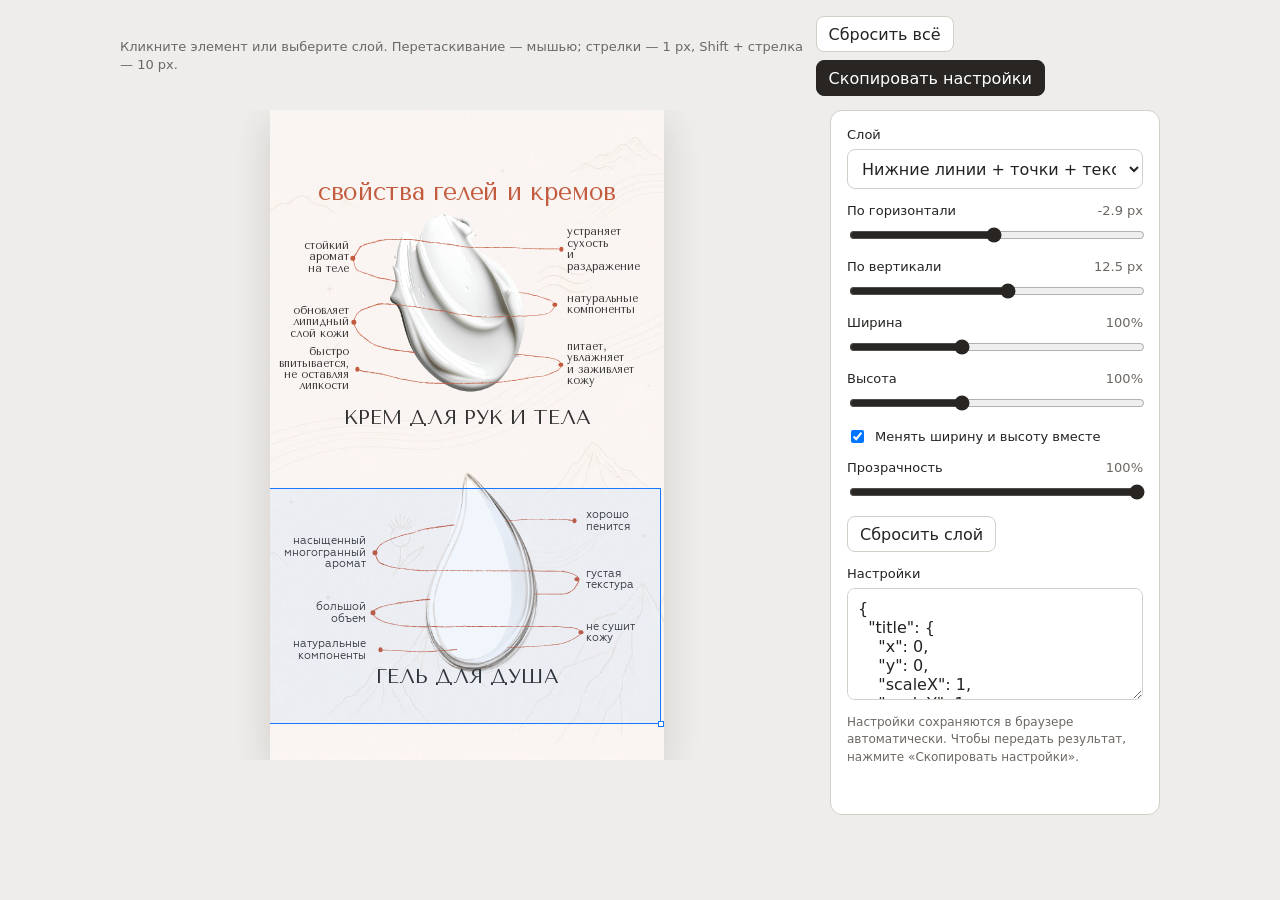
<file: props-editor.html>
<!doctype html>
<html lang="ru">
<head>
<meta charset="utf-8">
<meta name="viewport" content="width=device-width, initial-scale=1">
<title>UNCHARTED — редактор мобильного блока</title>
<style>html,body{margin:0;min-height:100%;}body{background:#efedeb;}</style>
</head>
<body>
<style>
  @font-face {
    font-family: 'Tenor Sans';
    font-style: normal;
    font-weight: 400;
    src: url('fonts/tenor-sans-cyrillic.woff2') format('woff2');
  }

  @font-face {
    font-family: 'Geometria';
    font-style: normal;
    font-weight: 400;
    src: url('fonts/geometria-regular.woff2') format('woff2');
  }

  #uncharted-props-editor {
    --upe-ui-bg: var(--background, #efedeb);
    --upe-ui-fg: var(--foreground, #252321);
    --upe-panel: var(--card, #ffffff);
    --upe-panel-fg: var(--card-foreground, #252321);
    --upe-muted: var(--muted, #ece8e4);
    --upe-muted-fg: var(--muted-foreground, #6c6762);
    --upe-border: var(--border, #d4cec8);
    --upe-primary: var(--primary, #282522);
    --upe-primary-fg: var(--primary-foreground, #ffffff);
    --upe-ring: var(--ring, #c35b3f);
    width: 100%;
    min-width: 0;
    color: var(--upe-ui-fg);
    font-family: system-ui, -apple-system, BlinkMacSystemFont, 'Segoe UI', sans-serif;
  }

  #uncharted-props-editor *,
  #uncharted-props-editor *::before,
  #uncharted-props-editor *::after {
    box-sizing: border-box;
  }

  #uncharted-props-editor button,
  #uncharted-props-editor input,
  #uncharted-props-editor select,
  #uncharted-props-editor textarea {
    font: inherit;
  }

  .upe-app {
    min-height: 100vh;
    padding: 16px;
    background: var(--upe-ui-bg);
  }

  .upe-toolbar {
    display: flex;
    align-items: center;
    justify-content: space-between;
    gap: 12px;
    max-width: 1040px;
    margin: 0 auto 14px;
  }

  .upe-toolbar-copy {
    color: var(--upe-muted-fg);
    font-size: 13px;
    line-height: 1.35;
  }

  .upe-actions,
  .upe-control-actions {
    display: flex;
    flex-wrap: wrap;
    gap: 8px;
  }

  .upe-button {
    min-height: 36px;
    padding: 7px 12px;
    color: var(--upe-panel-fg);
    border: 1px solid var(--upe-border);
    border-radius: 8px;
    background: var(--upe-panel);
    cursor: pointer;
  }

  .upe-button--primary {
    color: var(--upe-primary-fg);
    border-color: var(--upe-primary);
    background: var(--upe-primary);
  }

  .upe-button:focus-visible,
  .upe-select:focus-visible,
  .upe-range:focus-visible,
  .upe-textarea:focus-visible {
    outline: 2px solid var(--upe-ring);
    outline-offset: 2px;
  }

  .upe-layout {
    display: grid;
    grid-template-columns: minmax(320px, 1fr) minmax(280px, 330px);
    gap: 16px;
    max-width: 1040px;
    margin: 0 auto;
    align-items: start;
  }

  .upe-stage-column {
    min-width: 0;
  }

  .upe-stage-wrap {
    position: relative;
    display: flex;
    justify-content: center;
    width: 100%;
    min-height: 320px;
    overflow: hidden;
  }

  .upe-stage {
    position: relative;
    flex: 0 0 auto;
    width: 394px;
    height: 650px;
    overflow: hidden;
    background:
      linear-gradient(180deg, rgba(250, 245, 241, .18), rgba(250, 245, 241, .04)),
      url('public/images/521-582.webp') center top / cover no-repeat,
      #fff;
    box-shadow: 0 12px 36px rgba(45, 35, 28, .16);
    transform-origin: 50% 0;
    user-select: none;
  }

  .upe-selection-box {
    position: absolute;
    z-index: 30;
    display: none;
    border: 1px solid #1677ff;
    background: rgba(22, 119, 255, .06);
    pointer-events: none;
  }

  .upe-selection-box::before,
  .upe-selection-box::after {
    content: '';
    position: absolute;
    width: 6px;
    height: 6px;
    border: 1px solid #1677ff;
    background: #fff;
  }

  .upe-selection-box::before {
    top: -4px;
    left: -4px;
  }

  .upe-selection-box::after {
    right: -4px;
    bottom: -4px;
  }

  .upe-editable {
    --upe-x: 0px;
    --upe-y: 0px;
    --upe-scale-x: 1;
    --upe-scale-y: 1;
    --upe-opacity: 1;
    translate: var(--upe-x) var(--upe-y);
    scale: var(--upe-scale-x) var(--upe-scale-y);
    opacity: var(--upe-opacity);
    transform-origin: 50% 50%;
    cursor: grab;
    touch-action: none;
  }

  .upe-editable:active {
    cursor: grabbing;
  }

  .upe-props-title {
    position: absolute;
    top: 50px;
    left: 0;
    z-index: 8;
    width: 100%;
    padding: 0 14px;
    color: #c35b3f;
    font-family: 'Tenor Sans', sans-serif;
    font-size: 24.4px;
    font-weight: 400;
    line-height: 1;
    letter-spacing: -.015em;
    text-align: center;
    white-space: nowrap;
  }

  .upe-diagram {
    position: absolute;
    left: 0;
    z-index: 1;
    width: 100%;
  }

  .upe-diagram--cream {
    top: 99px;
    height: 252px;
  }

  .upe-diagram--gel {
    top: 365px;
    height: 236px;
  }

  .upe-figure {
    position: absolute;
    width: 53%;
    transform: translateX(-50%);
  }

  .upe-diagram--cream .upe-figure {
    top: 12%;
    left: 47.5%;
    aspect-ratio: 603.243 / 418.389;
  }

  .upe-diagram--gel .upe-figure {
    top: 13%;
    left: 53.25%;
    aspect-ratio: 605.255 / 388.269;
  }

  .upe-lines,
  .upe-drop,
  .upe-drop-fill {
    position: absolute;
    display: block;
    max-width: none;
  }

  .upe-lines {
    inset: 0;
    z-index: 4;
    width: 100%;
    height: 100%;
    pointer-events: none;
  }

  .upe-drop {
    top: 50%;
    left: 50%;
    z-index: 3;
    height: auto;
    transform-origin: 50% 50%;
  }

  .upe-drop--cream {
    top: 45%;
    width: 146%;
    transform: translate(-50%, -50%) scaleY(1.15);
  }

  .upe-drop-layer {
    position: absolute;
    inset: 0;
    z-index: 3;
  }

  .upe-drop--gel {
    top: 57%;
    left: 54%;
    width: 159%;
    transform: translate(-50%, -50%) scaleX(1.06) scaleY(1.15);
  }

  .upe-drop-fill {
    top: 57%;
    left: 54%;
    z-index: 2;
    width: 159%;
    aspect-ratio: 1;
    background: #fffdfc;
    clip-path: polygon(44% 22%, 49% 25%, 54% 31%, 59% 40%, 62% 49%, 63% 57%, 61% 64%, 57% 70%, 51% 73%, 45% 74%, 39% 71%, 35% 66%, 33% 59%, 34% 51%, 37% 43%, 40% 35%, 42% 28%);
    transform: translate(-50%, -50%) scaleX(1.06) scaleY(1.15);
    transform-origin: 50% 50%;
  }

  .upe-dot-layer {
    position: absolute;
    inset: 0;
    z-index: 5;
    pointer-events: none;
  }

  .upe-dot {
    position: absolute;
    width: 4.5px;
    height: 4.5px;
    border-radius: 50%;
    background: #c35b3f;
    transform: translate(-50%, -50%);
  }

  .upe-diagram--cream .upe-dot--lt { left: .17%; top: 13.04%; }
  .upe-diagram--cream .upe-dot--rt { left: 99.83%; top: 6.97%; }
  .upe-diagram--cream .upe-dot--lm { left: .65%; top: 57.28%; }
  .upe-diagram--cream .upe-dot--rm { left: 96.81%; top: 45.35%; }
  .upe-diagram--cream .upe-dot--lb { left: 2.19%; top: 89.65%; }
  .upe-diagram--cream .upe-dot--rb { left: 99.73%; top: 86.81%; }

  .upe-diagram--gel .upe-dot--lt { left: 1.18%; top: 25.86%; }
  .upe-diagram--gel .upe-dot--rt { left: 96.74%; top: 1.8%; }
  .upe-diagram--gel .upe-dot--lm { left: .1%; top: 70.59%; }
  .upe-diagram--gel .upe-dot--rm { left: 97.96%; top: 45.5%; }
  .upe-diagram--gel .upe-dot--lb { left: 3.69%; top: 98.15%; }
  .upe-diagram--gel .upe-dot--rb { left: 99.78%; top: 85%; }

  .upe-label-group {
    position: absolute;
    inset: 0;
    z-index: 7;
    margin: 0;
    padding: 0;
    list-style: none;
  }

  .upe-label {
    position: absolute;
    color: #313131;
    font-family: 'Tenor Sans', sans-serif;
    font-size: 10.84px;
    font-weight: 400;
    line-height: 1.06;
    letter-spacing: 0;
    transform: translateY(-50%);
  }

  .upe-label-group--left .upe-label {
    text-align: right;
  }

  .upe-label-group--right .upe-label {
    text-align: left;
  }

  .upe-diagram--cream .upe-label-group--left .upe-label {
    right: 80%;
    width: 19%;
  }

  .upe-diagram--cream .upe-label-group--right .upe-label {
    left: 75.5%;
    width: 20%;
  }

  .upe-diagram--cream .upe-label--top.upe-label--left { top: 19%; }
  .upe-diagram--cream .upe-label--middle.upe-label--left { top: 44.8%; }
  .upe-diagram--cream .upe-label--bottom.upe-label--left { top: 63.5%; }
  .upe-diagram--cream .upe-label--top.upe-label--right { top: 16%; }
  .upe-diagram--cream .upe-label--middle.upe-label--right { top: 37.7%; }
  .upe-diagram--cream .upe-label--bottom.upe-label--right { top: 61.5%; }

  .upe-diagram--gel .upe-label {
    font-family: 'Geometria', sans-serif;
  }

  .upe-diagram--gel .upe-label-group--left .upe-label {
    right: 75%;
    width: 23%;
  }

  .upe-diagram--gel .upe-label-group--right .upe-label {
    left: 81%;
    width: 19%;
  }

  .upe-diagram--gel .upe-label--top.upe-label--left { top: 27.7%; }
  .upe-diagram--gel .upe-label--middle.upe-label--left { top: 53.1%; }
  .upe-diagram--gel .upe-label--bottom.upe-label--left { top: 68.8%; }
  .upe-diagram--gel .upe-label--top.upe-label--right { top: 14%; }
  .upe-diagram--gel .upe-label--middle.upe-label--right { top: 38.9%; }
  .upe-diagram--gel .upe-label--bottom.upe-label--right { top: 61.3%; }

  .upe-prop-name {
    position: absolute;
    right: 0;
    left: 0;
    z-index: 7;
    color: #313131;
    font-family: 'Tenor Sans', sans-serif;
    font-size: 20.1px;
    font-weight: 400;
    line-height: 1;
    text-align: center;
    text-transform: uppercase;
  }

  .upe-diagram--cream .upe-prop-name { bottom: 5%; }
  .upe-diagram--gel .upe-prop-name { bottom: 1.5%; }

  .upe-controls {
    position: sticky;
    top: 12px;
    display: grid;
    gap: 14px;
    padding: 16px;
    color: var(--upe-panel-fg);
    border: 1px solid var(--upe-border);
    border-radius: 12px;
    background: var(--upe-panel);
  }

  .upe-field {
    display: grid;
    gap: 7px;
  }

  .upe-field-heading {
    display: flex;
    align-items: baseline;
    justify-content: space-between;
    gap: 10px;
    font-size: 13px;
    font-weight: 500;
  }

  .upe-value {
    color: var(--upe-muted-fg);
    font-variant-numeric: tabular-nums;
    font-weight: 400;
  }

  .upe-select,
  .upe-textarea {
    width: 100%;
    color: var(--upe-panel-fg);
    border: 1px solid var(--upe-border);
    border-radius: 8px;
    background: var(--upe-panel);
  }

  .upe-select {
    min-height: 40px;
    padding: 7px 10px;
  }

  .upe-range {
    width: 100%;
    accent-color: var(--upe-primary);
  }

  .upe-check {
    display: flex;
    align-items: center;
    gap: 8px;
    font-size: 13px;
  }

  .upe-textarea {
    min-height: 112px;
    padding: 10px;
    resize: vertical;
    font-family: ui-monospace, SFMono-Regular, Menlo, Consolas, monospace;
    font-size: 11px;
    line-height: 1.4;
  }

  .upe-hint {
    margin: 0;
    color: var(--upe-muted-fg);
    font-size: 12px;
    line-height: 1.45;
  }

  .upe-status {
    min-height: 18px;
    color: var(--upe-muted-fg);
    font-size: 12px;
  }

  @media (max-width: 760px) {
    .upe-app { padding: 10px; }
    .upe-toolbar { align-items: flex-start; flex-direction: column; }
    .upe-layout { grid-template-columns: 1fr; }
    .upe-controls { position: static; }
  }
</style>

<div id="uncharted-props-editor">
  <div class="upe-app">
    <div class="upe-toolbar">
      <div class="upe-toolbar-copy">Кликните элемент или выберите слой. Перетаскивание — мышью; стрелки — 1 px, Shift + стрелка — 10 px.</div>
      <div class="upe-actions">
        <button class="upe-button" id="upe-reset-all" type="button">Сбросить всё</button>
        <button class="upe-button upe-button--primary" id="upe-copy" type="button">Скопировать настройки</button>
      </div>
    </div>

    <div class="upe-layout">
      <div class="upe-stage-column">
        <div class="upe-stage-wrap" id="upe-stage-wrap">
          <section class="upe-stage" id="upe-stage" aria-label="Редактируемый мобильный блок свойств гелей и кремов">
            <h2 class="upe-props-title upe-editable" data-editable data-layer="title" data-label="Заголовок">свойства гелей и кремов</h2>

            <div class="upe-diagram upe-diagram--cream">
              <div class="upe-figure">
                <img class="upe-lines upe-editable" data-editable data-layer="cream-lines" data-label="Верхние линии" src="public/images/m/props-cream-lines.svg" alt="">
                <img class="upe-drop upe-drop--cream upe-editable" data-editable data-layer="cream-drop" data-label="Верхняя капля" src="public/images/m/props-cream.png" alt="">
                <div class="upe-dot-layer upe-editable" data-editable data-layer="cream-dots" data-label="Верхние точки">
                  <span class="upe-dot upe-dot--lt"></span><span class="upe-dot upe-dot--rt"></span>
                  <span class="upe-dot upe-dot--lm"></span><span class="upe-dot upe-dot--rm"></span>
                  <span class="upe-dot upe-dot--lb"></span><span class="upe-dot upe-dot--rb"></span>
                </div>
              </div>

              <ul class="upe-label-group upe-label-group--left upe-editable" data-editable data-layer="cream-left-text" data-label="Верхний текст слева">
                <li class="upe-label upe-label--left upe-label--top">стойкий<br>аромат<br>на теле</li>
                <li class="upe-label upe-label--left upe-label--middle">обновляет<br>липидный<br>слой кожи</li>
                <li class="upe-label upe-label--left upe-label--bottom">быстро<br>впитывается,<br>не оставляя<br>липкости</li>
              </ul>
              <ul class="upe-label-group upe-label-group--right upe-editable" data-editable data-layer="cream-right-text" data-label="Верхний текст справа">
                <li class="upe-label upe-label--right upe-label--top">устраняет<br>сухость<br>и раздражение</li>
                <li class="upe-label upe-label--right upe-label--middle">натуральные<br>компоненты</li>
                <li class="upe-label upe-label--right upe-label--bottom">питает,<br>увлажняет<br>и заживляет<br>кожу</li>
              </ul>
              <p class="upe-prop-name upe-editable" data-editable data-layer="cream-name" data-label="Подпись крема">крем для рук и тела</p>
            </div>

            <div class="upe-diagram upe-diagram--gel">
              <div class="upe-figure">
                <img class="upe-lines upe-editable" data-editable data-layer="gel-lines" data-label="Нижние линии" data-initial-x="-2.86" data-initial-y="12.54" src="public/images/m/props-gel-lines.svg" alt="">
                <div class="upe-drop-layer upe-editable" data-editable data-layer="gel-drop" data-label="Нижняя капля" data-initial-y="-0.03">
                  <span class="upe-drop-fill"></span>
                  <img class="upe-drop upe-drop--gel" src="public/images/m/props-gel.png" alt="">
                </div>
                <div class="upe-dot-layer upe-editable" data-editable data-layer="gel-dots" data-label="Нижние точки" data-initial-x="-2.86" data-initial-y="12.54">
                  <span class="upe-dot upe-dot--lt"></span><span class="upe-dot upe-dot--rt"></span>
                  <span class="upe-dot upe-dot--lm"></span><span class="upe-dot upe-dot--rm"></span>
                  <span class="upe-dot upe-dot--lb"></span><span class="upe-dot upe-dot--rb"></span>
                </div>
              </div>

              <ul class="upe-label-group upe-label-group--left upe-editable" data-editable data-layer="gel-left-text" data-label="Нижний текст слева" data-initial-x="-2.86" data-initial-y="12.54">
                <li class="upe-label upe-label--left upe-label--top">насыщенный<br>многогранный<br>аромат</li>
                <li class="upe-label upe-label--left upe-label--middle">большой<br>объем</li>
                <li class="upe-label upe-label--left upe-label--bottom">натуральные<br>компоненты</li>
              </ul>
              <ul class="upe-label-group upe-label-group--right upe-editable" data-editable data-layer="gel-right-text" data-label="Нижний текст справа" data-initial-x="-2.86" data-initial-y="12.54">
                <li class="upe-label upe-label--right upe-label--top">хорошо<br>пенится</li>
                <li class="upe-label upe-label--right upe-label--middle">густая<br>текстура</li>
                <li class="upe-label upe-label--right upe-label--bottom">не сушит<br>кожу</li>
              </ul>
              <p class="upe-prop-name upe-editable" data-editable data-layer="gel-name" data-label="Подпись геля">гель для душа</p>
            </div>

            <div class="upe-selection-box" id="upe-selection-box" aria-hidden="true"></div>
          </section>
        </div>
      </div>

      <aside class="upe-controls" aria-label="Настройки выбранного слоя">
        <label class="upe-field">
          <span class="upe-field-heading">Слой</span>
          <select class="upe-select" id="upe-layer-select">
            <optgroup label="Группы">
              <option value="group:gel-callouts">Нижние линии + точки + текст</option>
              <option value="group:cream-callouts">Верхние линии + точки + текст</option>
            </optgroup>
          </select>
        </label>

        <label class="upe-field">
          <span class="upe-field-heading"><span>По горизонтали</span><output class="upe-value" id="upe-x-value">0 px</output></span>
          <input class="upe-range" id="upe-x" type="range" min="-160" max="160" step="0.1" value="0">
        </label>

        <label class="upe-field">
          <span class="upe-field-heading"><span>По вертикали</span><output class="upe-value" id="upe-y-value">0 px</output></span>
          <input class="upe-range" id="upe-y" type="range" min="-160" max="160" step="0.1" value="0">
        </label>

        <label class="upe-field">
          <span class="upe-field-heading"><span>Ширина</span><output class="upe-value" id="upe-sx-value">100%</output></span>
          <input class="upe-range" id="upe-sx" type="range" min="0.4" max="2" step="0.01" value="1">
        </label>

        <label class="upe-field">
          <span class="upe-field-heading"><span>Высота</span><output class="upe-value" id="upe-sy-value">100%</output></span>
          <input class="upe-range" id="upe-sy" type="range" min="0.4" max="2" step="0.01" value="1">
        </label>

        <label class="upe-check">
          <input id="upe-link-scale" type="checkbox" checked>
          <span>Менять ширину и высоту вместе</span>
        </label>

        <label class="upe-field">
          <span class="upe-field-heading"><span>Прозрачность</span><output class="upe-value" id="upe-opacity-value">100%</output></span>
          <input class="upe-range" id="upe-opacity" type="range" min="0.1" max="1" step="0.01" value="1">
        </label>

        <div class="upe-control-actions">
          <button class="upe-button" id="upe-reset-layer" type="button">Сбросить слой</button>
        </div>

        <label class="upe-field">
          <span class="upe-field-heading">Настройки</span>
          <textarea class="upe-textarea" id="upe-export" readonly spellcheck="false"></textarea>
        </label>
        <p class="upe-hint">Настройки сохраняются в браузере автоматически. Чтобы передать результат, нажмите «Скопировать настройки».</p>
        <div class="upe-status" id="upe-status" aria-live="polite"></div>
      </aside>
    </div>
  </div>
</div>

<script>
  (() => {
    const root = document.getElementById('uncharted-props-editor');
    const stage = document.getElementById('upe-stage');
    const stageWrap = document.getElementById('upe-stage-wrap');
    const selectionBox = document.getElementById('upe-selection-box');
    const layerSelect = document.getElementById('upe-layer-select');
    const exportBox = document.getElementById('upe-export');
    const status = document.getElementById('upe-status');
    const storageKey = 'uncharted-props-editor-v1';

    const inputs = {
      x: document.getElementById('upe-x'),
      y: document.getElementById('upe-y'),
      sx: document.getElementById('upe-sx'),
      sy: document.getElementById('upe-sy'),
      opacity: document.getElementById('upe-opacity')
    };

    const outputs = {
      x: document.getElementById('upe-x-value'),
      y: document.getElementById('upe-y-value'),
      sx: document.getElementById('upe-sx-value'),
      sy: document.getElementById('upe-sy-value'),
      opacity: document.getElementById('upe-opacity-value')
    };

    const linkScale = document.getElementById('upe-link-scale');
    const editable = [...root.querySelectorAll('[data-editable][data-layer]')];
    const byId = Object.fromEntries(editable.map((element) => [element.dataset.layer, element]));
    const groups = {
      'group:gel-callouts': ['gel-lines', 'gel-dots', 'gel-left-text', 'gel-right-text'],
      'group:cream-callouts': ['cream-lines', 'cream-dots', 'cream-left-text', 'cream-right-text']
    };

    const defaults = {};
    editable.forEach((element) => {
      defaults[element.dataset.layer] = {
        x: Number(element.dataset.initialX || 0),
        y: Number(element.dataset.initialY || 0),
        sx: Number(element.dataset.initialScaleX || 1),
        sy: Number(element.dataset.initialScaleY || 1),
        opacity: Number(element.dataset.initialOpacity || 1)
      };

      const option = document.createElement('option');
      option.value = element.dataset.layer;
      option.textContent = element.dataset.label;
      layerSelect.append(option);
    });

    const clone = (value) => JSON.parse(JSON.stringify(value));
    let state = clone(defaults);
    let selectedKey = 'group:gel-callouts';
    let selectedIds = groups[selectedKey].slice();
    let drag = null;

    try {
      const saved = JSON.parse(localStorage.getItem(storageKey) || 'null');
      if (saved && typeof saved === 'object') {
        Object.keys(defaults).forEach((id) => {
          if (saved[id]) state[id] = { ...defaults[id], ...saved[id] };
        });
      }
    } catch (_) {
      state = clone(defaults);
    }

    const round = (value, digits = 2) => Number(Number(value).toFixed(digits));

    function idsForKey(key) {
      return groups[key] ? groups[key].slice() : [key];
    }

    function applyState(id) {
      const element = byId[id];
      const value = state[id];
      if (!element || !value) return;
      element.style.setProperty('--upe-x', `${value.x}px`);
      element.style.setProperty('--upe-y', `${value.y}px`);
      element.style.setProperty('--upe-scale-x', value.sx);
      element.style.setProperty('--upe-scale-y', value.sy);
      element.style.setProperty('--upe-opacity', value.opacity);
    }

    function applyAll() {
      Object.keys(state).forEach(applyState);
      updateSelectionBox();
      updateExport();
    }

    function save() {
      try {
        localStorage.setItem(storageKey, JSON.stringify(state));
      } catch (_) {
        status.textContent = 'Не удалось сохранить настройки в браузере.';
      }
    }

    function currentValue() {
      return state[selectedIds[0]] || defaults[selectedIds[0]];
    }

    function updateControls() {
      const value = currentValue();
      if (!value) return;
      inputs.x.value = value.x;
      inputs.y.value = value.y;
      inputs.sx.value = value.sx;
      inputs.sy.value = value.sy;
      inputs.opacity.value = value.opacity;
      outputs.x.value = `${round(value.x, 1)} px`;
      outputs.y.value = `${round(value.y, 1)} px`;
      outputs.sx.value = `${Math.round(value.sx * 100)}%`;
      outputs.sy.value = `${Math.round(value.sy * 100)}%`;
      outputs.opacity.value = `${Math.round(value.opacity * 100)}%`;
    }

    function selectKey(key) {
      if (!byId[key] && !groups[key]) return;
      selectedKey = key;
      selectedIds = idsForKey(key);
      layerSelect.value = key;
      updateControls();
      updateSelectionBox();
    }

    function updateSelectionBox() {
      requestAnimationFrame(() => {
        const elements = selectedIds.map((id) => byId[id]).filter(Boolean);
        if (!elements.length) {
          selectionBox.style.display = 'none';
          return;
        }

        const stageRect = stage.getBoundingClientRect();
        const fitScale = stageRect.width / 394;
        const rects = elements.map((element) => element.getBoundingClientRect());
        const left = Math.min(...rects.map((rect) => rect.left));
        const top = Math.min(...rects.map((rect) => rect.top));
        const right = Math.max(...rects.map((rect) => rect.right));
        const bottom = Math.max(...rects.map((rect) => rect.bottom));

        selectionBox.style.display = 'block';
        selectionBox.style.left = `${(left - stageRect.left) / fitScale}px`;
        selectionBox.style.top = `${(top - stageRect.top) / fitScale}px`;
        selectionBox.style.width = `${(right - left) / fitScale}px`;
        selectionBox.style.height = `${(bottom - top) / fitScale}px`;
      });
    }

    function updateExport() {
      const compact = {};
      Object.entries(state).forEach(([id, value]) => {
        compact[id] = {
          x: round(value.x),
          y: round(value.y),
          scaleX: round(value.sx, 3),
          scaleY: round(value.sy, 3),
          opacity: round(value.opacity, 3)
        };
      });
      exportBox.value = JSON.stringify(compact, null, 2);
    }

    function setSelectedProperty(property, value) {
      selectedIds.forEach((id) => {
        state[id][property] = value;
        applyState(id);
      });
      save();
      updateControls();
      updateSelectionBox();
      updateExport();
    }

    function shiftSelected(dx, dy) {
      selectedIds.forEach((id) => {
        state[id].x = round(state[id].x + dx);
        state[id].y = round(state[id].y + dy);
        applyState(id);
      });
      save();
      updateControls();
      updateSelectionBox();
      updateExport();
    }

    layerSelect.addEventListener('change', () => selectKey(layerSelect.value));

    inputs.x.addEventListener('input', () => setSelectedProperty('x', Number(inputs.x.value)));
    inputs.y.addEventListener('input', () => setSelectedProperty('y', Number(inputs.y.value)));
    inputs.opacity.addEventListener('input', () => setSelectedProperty('opacity', Number(inputs.opacity.value)));
    inputs.sx.addEventListener('input', () => {
      const value = Number(inputs.sx.value);
      setSelectedProperty('sx', value);
      if (linkScale.checked) setSelectedProperty('sy', value);
    });
    inputs.sy.addEventListener('input', () => {
      const value = Number(inputs.sy.value);
      setSelectedProperty('sy', value);
      if (linkScale.checked) setSelectedProperty('sx', value);
    });

    stage.addEventListener('pointerdown', (event) => {
      const target = event.target.closest('[data-editable][data-layer]');
      if (!target) return;
      const id = target.dataset.layer;
      if (!selectedIds.includes(id)) selectKey(id);
      const start = Object.fromEntries(selectedIds.map((selectedId) => [selectedId, { ...state[selectedId] }]));
      drag = { pointerId: event.pointerId, startX: event.clientX, startY: event.clientY, start };
      stage.setPointerCapture(event.pointerId);
      event.preventDefault();
    });

    stage.addEventListener('pointermove', (event) => {
      if (!drag || drag.pointerId !== event.pointerId) return;
      const fitScale = stage.getBoundingClientRect().width / 394;
      const dx = (event.clientX - drag.startX) / fitScale;
      const dy = (event.clientY - drag.startY) / fitScale;
      selectedIds.forEach((id) => {
        state[id].x = round(drag.start[id].x + dx);
        state[id].y = round(drag.start[id].y + dy);
        applyState(id);
      });
      updateControls();
      updateSelectionBox();
      updateExport();
    });

    function finishDrag(event) {
      if (!drag || drag.pointerId !== event.pointerId) return;
      drag = null;
      save();
    }

    stage.addEventListener('pointerup', finishDrag);
    stage.addEventListener('pointercancel', finishDrag);

    document.addEventListener('keydown', (event) => {
      const tag = document.activeElement && document.activeElement.tagName;
      if (tag === 'INPUT' || tag === 'SELECT' || tag === 'TEXTAREA') return;
      const step = event.shiftKey ? 10 : 1;
      if (event.key === 'ArrowLeft') shiftSelected(-step, 0);
      else if (event.key === 'ArrowRight') shiftSelected(step, 0);
      else if (event.key === 'ArrowUp') shiftSelected(0, -step);
      else if (event.key === 'ArrowDown') shiftSelected(0, step);
      else return;
      event.preventDefault();
    });

    document.getElementById('upe-reset-layer').addEventListener('click', () => {
      selectedIds.forEach((id) => {
        state[id] = { ...defaults[id] };
        applyState(id);
      });
      save();
      updateControls();
      updateSelectionBox();
      updateExport();
      status.textContent = 'Выбранный слой сброшен.';
    });

    document.getElementById('upe-reset-all').addEventListener('click', () => {
      state = clone(defaults);
      try { localStorage.removeItem(storageKey); } catch (_) {}
      applyAll();
      updateControls();
      status.textContent = 'Все настройки сброшены.';
    });

    document.getElementById('upe-copy').addEventListener('click', async () => {
      updateExport();
      try {
        await navigator.clipboard.writeText(exportBox.value);
        status.textContent = 'Настройки скопированы.';
      } catch (_) {
        exportBox.focus();
        exportBox.select();
        status.textContent = 'Текст выделен — скопируйте его вручную.';
      }
    });

    exportBox.addEventListener('focus', () => exportBox.select());

    function fitStage() {
      const available = Math.max(280, stageWrap.clientWidth - 8);
      const fitScale = Math.min(1, available / 394);
      stage.style.transform = `scale(${fitScale})`;
      stageWrap.style.height = `${650 * fitScale}px`;
      updateSelectionBox();
    }

    window.addEventListener('resize', fitStage);
    applyAll();
    selectKey(selectedKey);
    fitStage();
  })();
</script>

</body>
</html>
</file>
<file: styles.css>
/* ============ Fonts ============ */
/* Tenor Sans — Google Fonts (cyrillic / latin-ext / latin) */
@font-face {
  font-family: 'Tenor Sans';
  font-style: normal;
  font-weight: 400;
  src: url('fonts/tenor-sans-cyrillic.woff2') format('woff2');
  unicode-range: U+0301, U+0400-045F, U+0490-0491, U+04B0-04B1, U+2116;
}
@font-face {
  font-family: 'Tenor Sans';
  font-style: normal;
  font-weight: 400;
  src: url('fonts/tenor-sans-latin-ext.woff2') format('woff2');
  unicode-range: U+0100-02BA, U+02BD-02C5, U+02C7-02CC, U+02CE-02D7, U+02DD-02FF, U+0304, U+0308, U+0329, U+1D00-1DBF, U+1E00-1E9F, U+1EF2-1EFF, U+2020, U+20A0-20AB, U+20AD-20C0, U+2113, U+2C60-2C7F, U+A720-A7FF;
}
@font-face {
  font-family: 'Tenor Sans';
  font-style: normal;
  font-weight: 400;
  src: url('fonts/tenor-sans-latin.woff2') format('woff2');
  unicode-range: U+0000-00FF, U+0131, U+0152-0153, U+02BB-02BC, U+02C6, U+02DA, U+02DC, U+0304, U+0308, U+0329, U+2000-206F, U+20AC, U+2122, U+2191, U+2193, U+2212, U+2215, U+FEFF, U+FFFD;
}
@font-face {
  font-family: 'Geometria';
  font-style: normal;
  font-weight: 300;
  src: url('fonts/geometria-light.woff2') format('woff2'), url('fonts/geometria_light.otf') format('opentype');
}
@font-face {
  font-family: 'Geometria';
  font-style: normal;
  font-weight: 400;
  src: url('fonts/geometria-regular.woff2') format('woff2'), url('fonts/geometria-regular.ttf') format('truetype');
}
@font-face {
  font-family: 'Geometria';
  font-style: normal;
  font-weight: 500;
  src: url('fonts/geometria-medium.woff2') format('woff2'), url('fonts/geometria_medium.otf') format('opentype');
}

/* ============ Base ============ */
* { margin: 0; padding: 0; box-sizing: border-box; -webkit-font-smoothing: antialiased; }
body { background: #fff; }

.sr-only {
  position: absolute !important;
  width: 1px !important;
  height: 1px !important;
  padding: 0 !important;
  margin: -1px !important;
  overflow: hidden !important;
  clip: rect(0, 0, 0, 0) !important;
  white-space: nowrap !important;
  border: 0 !important;
}

.page {
  position: relative;
  width: 1920px;
  height: 9009.6px;
  background: #fff;
  overflow: hidden;
  font-family: 'Tenor Sans', sans-serif;
}

.abs { position: absolute; }
img.abs { display: block; }

.t {
  position: absolute;
  font-family: 'Tenor Sans', sans-serif;
  font-weight: 400;
  color: #313131;
  white-space: pre-wrap;
}
.up { text-transform: uppercase; }
a.t, a.btn { color: #313131; text-decoration: none; }
.social-asterisk {
  display: inline;
  margin-left: .08em;
  color: inherit;
  font-size: 1em;
  line-height: inherit;
  vertical-align: baseline;
}
.nav-link, .btn, [data-scroll], [data-buy], [data-link] { cursor: pointer; }
.accent { color: #C35B3F; }

/* ============ Buttons (Frame 402/403/389) ============ */
.btn {
  position: absolute;
  display: flex;
  justify-content: center;
  align-items: center;
  width: 320px;
  padding: 24px 16px;
  background: #C35B3F;
  border-radius: 8px;
}
.btn span {
  font-family: 'Tenor Sans', sans-serif;
  font-size: 32px;
  line-height: 1;
  text-transform: uppercase;
  color: #fff;
}

/* ============ 521:582 catalog texture bg ============ */
.n582 { left: 0; top: 1810px; width: 1920px; height: 2499px; }

/* ============ hero bg — фото модели с флаконом (Figma 825:21) ============ */
.n591 {
  left: 0; top: 0; width: 1920px; height: 1043px;
  background-image: url('public/images/render/hero-woman.webp');
  background-size: cover;
  background-position: 50% 16%;
}

/* 521:592 aromas bg */
.n592 { left: 0; top: 5336px; width: 1920px; height: 1632px; }

/* Более плотный фирменный лайн-арт поверх спокойного фона ароматов. */
.aromas-texture {
  left: 0;
  top: 5336px;
  width: 1920px;
  height: 1632px;
  background: url('public/images/521-582.webp') center / cover no-repeat;
  mix-blend-mode: multiply;
  opacity: .38;
  pointer-events: none;
  -webkit-mask-image: linear-gradient(180deg, transparent 0, #000 9%, #000 89%, transparent 100%);
          mask-image: linear-gradient(180deg, transparent 0, #000 9%, #000 89%, transparent 100%);
}

/* 521:593 cream rectangle — опущена, чтобы показать больше модели до карусели
   (раньше top:908 перекрывал девушку → «каталог обрезал»); крем начинается под фото */
.n593 { left: -72px; top: 1043px; width: 2095px; height: 767px; background: #FAF5F1; }

/* ============ Плавающая скруглённая шапка-«пилюля» ============
   Живёт ВНЕ .page (прямой потомок body), поэтому не клипуется overflow:hidden
   и не уезжает со скроллом. zoom = clientWidth/1920 задаётся в index.html (как у .page),
   так что дизайн-px совпадают с системой координат макета.
   Flex + width:max-content → полоса равна ширине контента (не на всю ширину).
   Симметричный padding 46px → отступ от лого слева = отступ после «КОНТАКТЫ» справа. */
.topbar {
  position: fixed;
  top: 26px;
  left: 46px;
  z-index: 900;             /* ниже модалки .buy-modal (z-index:1000) */
  display: flex;
  align-items: center;
  gap: 60px;                /* лого ↔ навигация */
  height: 104px;
  padding: 0 46px;
  width: -moz-max-content;
  width: max-content;
  background: rgba(250, 245, 241, .68);
  -webkit-backdrop-filter: blur(16px) saturate(108%);
          backdrop-filter: blur(16px) saturate(108%);
  border: 1px solid rgba(49, 49, 49, .10);
  border-radius: 30px;      /* мягкое скругление (не полный «стадион») */
  box-shadow: 0 16px 42px rgba(90, 55, 30, .12);
  font-family: 'Tenor Sans', sans-serif;
}
.tb-logo { display: block; line-height: 0; }
.tb-logo img { display: block; width: 94px; height: auto; }
.tb-nav { display: flex; align-items: baseline; gap: 45px; }
.tb-link {
  font-size: 28.8px;
  line-height: 1;
  text-transform: uppercase;
  color: #313131;
  text-decoration: none;
  white-space: nowrap;
  transition: color .25s ease;
}
.tb-link:hover { color: #C35B3F; }

/* 521:607 canyon valley bg */
.n607 { left: -2px; top: 7054px; width: 1924px; height: 1374px;
  /* мягкий ввод верхней кромки, чтобы не было линии-стыка (как в макете) */
  -webkit-mask-image: linear-gradient(180deg, rgba(0,0,0,0) 0px, rgba(0,0,0,1) 300px);
          mask-image: linear-gradient(180deg, rgba(0,0,0,0) 0px, rgba(0,0,0,1) 300px); }

/* 521:608 gradient blur */
.n608 {
  left: -42px; top: 6741px; width: 2099px; height: 409px;
  background: linear-gradient(180deg, rgba(250, 244, 241, 1) 0%, rgba(227, 222, 217, 1) 100%);
  filter: blur(90px);
}

/* 521:609 hero paragraph — 2 строки по макету (без «уход и воображение») */
.n609 { left: 49px; top: 276px; width: 1100px; font-size: 35px; line-height: 1.2; letter-spacing: 0.04em; }

/* 521:610 каталог button */
.n610 { left: 49px; top: 652px; }

/* 521:612 shore bg */
.n612 { left: -45px; top: 4309px; width: 1975px; height: 1027px; }

/* 521:613 footer texture */
.n613 { left: 0; top: 8428px; width: 1920px; height: 582px; }

/* nav (.nav-link используется в catalog.html — оставлено) */
.nav-link { font-size: 28.8px; line-height: 1; }

/* intro texts */
/* интро-тексты перемещены ПОД карусель (карусель поднята под hero);
   отступы ступенькой — точь-в-точь по макету (Image #5): 79 / 511 / 248 */
/* шрифт 38.4→30px (×0.78 по макету), интервалы шире — «менее плотно» */
/* top опущен 1960→1971: «воздух» под «В ритме города» (139.5px) выровнен с зазором ниже (129px) */
.n617 { left: 79px;  top: 1971px; width: 780px;    font-size: 30px; line-height: 1.35; letter-spacing: 0.04em; color: #000; }
.n618 { left: 511px; top: 2140px; transform: translateY(1px); width: 770px;   font-size: 30px; line-height: 1.35; letter-spacing: 0.04em; color: #000; }
.n618 .brand { color: #B23D0F; }
.n619 { left: 248px; top: 2350px; transform: translateY(1px); width: 850px;  font-size: 30px; line-height: 1.35; letter-spacing: 0.04em; color: #000; }

/* aromas section texts */
.n620 { left: 150px; top: 6124px; width: 530px;   font-size: 55px; line-height: 1; color: #C35B3F; }
.n621 { left: 150px; top: 6192px; width: 502px; font-size: 24.6px;   line-height: 1.2; letter-spacing: 0.08em; }
.n622 { left: 734px; top: 6584px; width: 440px;  font-size: 33px;   line-height: 1; text-align: center; color: #C35B3F; white-space: nowrap; }
.n623 { left: 1190px; top: 5707px; width: 456px; font-size: 21px; line-height: 1.2; letter-spacing: 0.04em; }
.n624 {
  left: 1186px; top: 6235px; width: 496px;
  font-family: 'Geometria', sans-serif; font-weight: 300;
  font-size: 24.6px; line-height: 28px; letter-spacing: 2.5px;
}
.n624 .ts4 { font-family: 'Tenor Sans', sans-serif; font-size: 33px; line-height: 39px; letter-spacing: 3.3px; color: #C35B3F; }
.n624 .ts5 { font-family: 'Tenor Sans', sans-serif; font-size: 33px; line-height: 39px; letter-spacing: 0.1em; color: #C35B3F; }
.n624 .ts6 { font-family: 'Tenor Sans', sans-serif; }
.n624 .ts7 { font-family: 'Tenor Sans', sans-serif; }


/* 521:625 mask group (bottle-shaped photo, baked from render) */
.n625 { left: 773px; top: 5660px; width: 362px; height: 888px; }

/* 521:628 dot */
.n628 { left: 1182px; top: 6265px; width: 8px; height: 8px; border-radius: 50%; background: #FFF9BC; }

/* 521:629 АРОМАТЫ */
.n629 { left: 601px; top: 5474px; width: 687px; font-size: 123px; line-height: 1; color: #C35B3F; }

/* 521:630 giant uncharted */
.n630 {
  left: 37px; top: 5219px; width: 1857px;
  white-space: nowrap;
  font-family: 'Geometria', sans-serif; font-weight: 500;
  font-size: 286.4px; line-height: 0.9016;
  color: #E38A71;
}

/* UNCHARTED — ЭТО section */
/* подзаголовки и абзацы блока уменьшены на 9% (×0.91): 60→54.6px, 35→31.85px */
.n631 { left: 128px; top: 7085px; width: 1096px; font-size: 54.6px;  line-height: 1; text-align: left; color: #C35B3F; }
/* блоки выровнены по равному межблочному отступу 150px (B1 анкер, B2/B3 подняты) */
.n632 { left: 128px; top: 7809px; width: 1278px; font-size: 54.6px;  line-height: 1; color: #C35B3F; }
.n633 { left: 128px; top: 7447px; width: 1028px; font-size: 54.6px;  line-height: 1; color: #C35B3F; }
.n634 { left: 120px; top: 6849px; width: 1292px; font-size: 109.2px; line-height: 1; text-align: left; color: #C35B3F; }
.n635 { left: 128px; top: 7182px; transform: translateY(2px); width: 1283px; font-size: 31.85px; line-height: 1.2; letter-spacing: 0.04em; }
.n636 { left: 133px; top: 7906px; transform: translateY(2px); width: 1283px; font-size: 31.85px; line-height: 1.2; letter-spacing: 0.04em; }
.n637 { left: 128px; top: 7544px; transform: translateY(2px); width: 1029px; font-size: 31.85px; line-height: 1.2; letter-spacing: 0.04em; }

/* footer */
.n638 {
  left: 128px; top: 8498px; width: 440px;
  font-family: 'Geometria', sans-serif; font-weight: 500;
  font-size: 67.8px; line-height: 0.9016;
}
.n639 { left: 1186px; top: 8622px; width: 254px; font-size: 30px; line-height: 1; }
.n640 { left: 128px;  top: 8677px; transform: translateY(2px); width: 272px; font-size: 25.6px; line-height: 1; }
.n641 { left: 1186px; top: 8762.7px; transform: translateY(1.5px);  width: 234px; font-size: 25.6px; line-height: 1; }
.n642 { left: 1186px; top: 8721.1px; transform: translateY(2px);  width: 209px; font-size: 25.6px; line-height: 1; }
.n643 { left: 1186px; top: 8679.6px; transform: translateY(1px);  width: 118px; font-size: 25.6px; line-height: 1; }
.n644 { left: 1186px; top: 8804.29px; transform: translateY(2px); width: 401px; font-size: 25.6px; line-height: 1; }
a.n640:hover, a.n641:hover, a.n642:hover, a.n643:hover, a.n644:hover { color: #C35B3F; }
.n645 { left: 192px; top: 8741.1px; width: 136px; font-size: 25.6px; line-height: 1; }
.n646 { left: 192px; top: 8805.1px; width: 123px; font-size: 25.6px; line-height: 1; }
.n647 { left: 128px; top: 8730px;   width: 48px; height: 48px; }
.n651 { left: 128px; top: 8793.9px; width: 48px; height: 48px; }
.n657 { left: 128px; top: 8622px; width: 192px; font-size: 30px; line-height: 1; }
.n658 { left: 660px; top: 8622px; width: 205px; font-size: 30px; line-height: 1; }
.n659 { left: 128px; top: 8857.9px; width: 440px; font-size: 19.2px; line-height: 1.2; }
/* порядок «ГДЕ КУПИТЬ»: Золотое яблоко, ЛЭТУАЛЬ, Ozon, Wildberries (top сверху вниз) */
.n660 { left: 660px; top: 8682px; width: 48px; height: 48px; } /* Золотое яблоко */
.n671 { left: 660px; top: 8874px; width: 48px; height: 48px; } /* Wildberries */
.n680 { left: 660px; top: 8810px; width: 48px; height: 48px; } /* Ozon */
.n684 { left: 660px; top: 8746px; width: 48px; height: 48px; } /* ЛЭТУАЛЬ */
.shop { font-family: 'Geometria', sans-serif; font-weight: 400; font-size: 25.6px; line-height: 1; }
.n667 { left: 724px; top: 8693.2px; width: 202px; } /* Золотое яблоко */
.n668 { left: 724px; top: 8821.2px; width: 66px; }  /* Ozon */
.n669 { left: 724px; top: 8757.2px; width: 120px; } /* ЛЭТУАЛЬ */
.n670 { left: 724px; top: 8885px;   width: 142px; } /* Wildberries */
/* 521:675 copyright (Ossem unavailable — set in Geometria per approval) */
.n675 { left: 1695px; top: 8885px; width: 216px; font-family: 'Geometria', sans-serif; font-weight: 400; font-size: 19.2px; line-height: 1.3; }
.n676 { left: 1663px; top: 8888px; width: 19.2px; height: 19.2px; }
.n679 { left: 1186px; top: 8885px; width: 379px; font-family: 'Geometria', sans-serif; font-weight: 400; font-size: 19.2px; line-height: 1.2; }
.n687 { left: 667px; top: 8760px; width: 37px; height: 19px; }

/* 521:690 red rock */
.n690 { left: 0; top: 5177px; width: 557px; height: 1102px; }

/* декоративный фон интро: туманные пейзажи + лайн-арт эскизы (Figma 825:20),
   за текстами «Мы создали…»/«Каждый аромат…»; растушёван сверху/снизу в крем */
.intro-bg {
  left: 0; top: 1900px; width: 1920px; height: 703px; opacity: .92;
  -webkit-mask-image: linear-gradient(180deg, transparent 0, #000 16%, #000 78%, transparent 100%);
  mask-image: linear-gradient(180deg, transparent 0, #000 16%, #000 78%, transparent 100%);
}

/* 521:692 свойства гелей и кремов */
.n692 { left: 251px; top: 2741px; width: 1417px; font-size: 90px; line-height: 1; color: #C35B3F; }

/* ============ Карусель продуктов (горизонтальный скролл) ============
   Заменяет 4 статичные карточки-тизера. Фикс-px карточки → zoom масштабирует
   корректно и в WebKit (в отличие от grid 1fr). */
.showcase { position: absolute; left: 49px; top: 1075px; width: 1822px; height: 715px; }
.sc-track {
  display: flex;
  gap: 36px;
  overflow-x: auto;
  overflow-y: hidden;
  scroll-snap-type: x mandatory;
  scroll-behavior: smooth;
  padding-bottom: 26px;
  scrollbar-width: none;
  -ms-overflow-style: none;
  cursor: grab;
}
.sc-track::-webkit-scrollbar { display: none; }
.sc-track.dragging { cursor: grabbing; scroll-behavior: auto; scroll-snap-type: none; }
.sc-card { flex: 0 0 404px; width: 404px; scroll-snap-align: start; display: flex; flex-direction: column; }
.sc-photo {
  display: block; width: 404px; height: 505px;
  border-radius: 18px; overflow: hidden; background: #F1E5DC;
  -webkit-mask-image: -webkit-radial-gradient(white, black); /* скругление при transform (Safari) */
}
.sc-photo img { width: 100%; height: 100%; object-fit: cover; display: block;
  transition: transform 1.1s cubic-bezier(.22,1,.36,1); }
.sc-card:hover .sc-photo img { transform: scale(1.045); }
.sc-name { margin-top: 22px; font-size: 28px; line-height: 1.15; letter-spacing: .06em; text-transform: uppercase; color: #313131; }
.sc-meta { margin-top: 8px; font-family: 'Geometria', sans-serif; font-weight: 300; font-size: 20px; color: #C35B3F; letter-spacing: .03em; }
.sc-buy {
  margin-top: 18px; align-self: flex-start; min-width: 196px; height: 60px; padding: 0 30px;
  border: 0; border-radius: 8px; background: #C35B3F;
  font-family: 'Tenor Sans', sans-serif; font-size: 26px; line-height: 1;
  text-transform: uppercase; color: #fff; cursor: pointer;
  transition: background .3s, letter-spacing .3s;
}
.sc-buy:hover { background: #A94A30; letter-spacing: .03em; }
.sc-buy:focus-visible { outline: 2px solid #7c2d12; outline-offset: 2px; }
/* стрелки */
.sc-arrow {
  position: absolute; top: 252px; width: 72px; height: 72px; margin-top: -36px;
  border: 0; border-radius: 50%; background: rgba(250,245,241,.9);
  box-shadow: 0 10px 30px rgba(120,60,30,.2); cursor: pointer; padding: 0; z-index: 3;
  transition: opacity .35s, transform .3s, background .3s;
}
.sc-arrow::before {
  content: ''; position: absolute; left: 50%; top: 50%; width: 20px; height: 20px;
  border-top: 2.5px solid #C35B3F; border-right: 2.5px solid #C35B3F;
  transform: translate(-60%, -50%) rotate(45deg);
}
.sc-arrow--prev { left: -26px; }
.sc-arrow--prev::before { transform: translate(-40%, -50%) rotate(-135deg); }
.sc-arrow--next { right: -26px; }
.sc-arrow:hover { background: #fff; transform: scale(1.06); }
.sc-arrow[hidden] { display: block; opacity: 0; pointer-events: none; }
.sc-arrow:focus-visible { outline: 2px solid #7c2d12; outline-offset: 3px; }
/* скроллбар снизу — скрыт по макету (линии-разделителя в макете нет) */
.sc-bar { display: none; position: absolute; left: 0; right: 0; bottom: 0; height: 6px; border-radius: 6px; background: rgba(195,91,63,.16); cursor: pointer; }
.sc-thumb { position: absolute; left: 0; top: 0; height: 100%; min-width: 40px; border-radius: 6px; background: #C35B3F; }
.sc-bar:hover .sc-thumb { background: #A94A30; }

/* 521:697 gel pump photo (baked) */
.n697 { left: 0; top: 2848px; width: 473px; height: 1553px; }
.hero-right  { left: 960px; top: 0; width: 960px; height: 772px;
  /* растушёвка обрезов: слой ездит параллаксом по фону */
  -webkit-mask-image: linear-gradient(90deg, transparent 0, #000 90px), linear-gradient(180deg, #000 calc(100% - 150px), transparent 100%);
  -webkit-mask-composite: source-in;
  mask-image: linear-gradient(90deg, transparent 0, #000 90px), linear-gradient(180deg, #000 calc(100% - 150px), transparent 100%);
  mask-composite: intersect; }
.hero-streak { left: 380px; top: 560px; width: 580px; height: 212px;
  -webkit-mask-image: radial-gradient(ellipse 95% 90% at 50% 50%, #000 45%, transparent 97%);
  mask-image: radial-gradient(ellipse 95% 90% at 50% 50%, #000 45%, transparent 97%); }
.hero-fade   { left: 0; top: 880px; width: 1920px; height: 163px;
  background: linear-gradient(180deg, rgba(250,245,241,0) 0%, rgba(250,245,241,.55) 55%, #FAF5F1 100%); }
.geldiag   { left: 850px; top: 2960px; width: 667px; height: 510px; }
.creamdiag { left: 850px; top: 3520px; width: 667px; height: 615px; }

/* У запечённых схем светлая подложка. Смешивание и мягкие края не дают ей
   прямоугольником обрезать общий рисунок (в частности цветок над гелем). */
.geldiag,
.creamdiag {
  mix-blend-mode: multiply;
  -webkit-mask-image: linear-gradient(180deg, transparent 0, #000 18%, #000 90%, transparent 100%);
          mask-image: linear-gradient(180deg, transparent 0, #000 18%, #000 90%, transparent 100%);
}

/* 521:698 gradient blur */
.n698 {
  left: -107px; top: 4114px; width: 2099px; height: 554px;
  background: linear-gradient(180deg, rgba(250, 244, 241, 1) 0%, rgba(253, 241, 228, 1) 100%);
  filter: blur(90px);
}

/* gel/cream diagram labels — привязаны к запечённым точкам-выноскам.
   Левые подписи якорятся по ПРАВОМУ краю (right:1073px → x=847), правые — по
   ЛЕВОМУ (left:1518/1520). Переносы строк заданы <br> точь-в-точь по макету;
   top рассчитан так, чтобы блок центрировался по своей точке. */
.lbl  { font-size: 35.2px; line-height: 1; }
.geo  { font-family: 'Geometria', sans-serif; font-weight: 400; margin-top: -2px; }
/* КРЕМ (белый мазок) — лево (3) */
.n705 { right: 1073px; top: 3025px; text-align: right; } /* Стойкий аромат */
.n706 { right: 1073px; top: 3202px; text-align: right; } /* Питает, увлажняет */
.n700 { right: 1073px; top: 3309px; text-align: right; } /* Содержит масла ши (4 стр) */
/* КРЕМ — право (3) */
.n730 { left: 1518px; top: 2976px; } /* Витамин Е (3 стр) */
.n703 { left: 1518px; top: 3139px; } /* Быстро впитывается (3 стр) */
.n699 { left: 1518px; top: 3328px; letter-spacing: -0.01em; } /* Устраняет сухость (2 стр) */
/* ГЕЛЬ (капля) — лево (3) */
.n721 { right: 1073px; top: 3769px; text-align: right; } /* Большой объём (1 стр) */
.n722 { right: 1073px; top: 3911px; text-align: right; } /* Насыщенный (3 стр) */
.n723 { right: 1073px; top: 4052px; text-align: right; } /* Не сушит кожу (1 стр) */
/* ГЕЛЬ — право (3) */
.n728 { left: 1520px; top: 3623px; } /* Содержит сок алоэ вера (4 стр) */
.n727 { left: 1520px; top: 3828px; } /* хорошо пенится (2 стр) */
.n724 { left: 1520px; top: 3981px; } /* для мужчин и женщин (2 стр) */
/* «гель для душа» поднят: равный отступ от капли, как у «крем для рук и тела» (≈72px) */
.n725 { left: 981px;  top: 4100px; width: 406px; font-size: 44.8px; line-height: 1; }
.n726 { left: 911px;  top: 3471px; width: 556px; font-size: 44.8px; line-height: 1; }

/* 521:729 цитата над берегом — по макету: левый флаг + вторая фраза со сдвигом
   вправо-вниз; шрифт 75→51px (×0.68), выключка влево */
.n729a {
  left: 94px; top: 4480px; width: 920px;
  font-size: 50px; line-height: 1.06; letter-spacing: 0;
  text-align: left; color: #C35B3F;
}
.n729b {
  left: 390px; top: 4674px; width: 1260px;
  font-size: 50px; line-height: 1.06; letter-spacing: 0;
  text-align: left; color: #C35B3F; white-space: nowrap;
}

/* 521:731 planet */
.n731 { left: 1372px; top: 3761px; width: 548px; height: 1249px; }

/* струя геля: канвас-течение поверх запечённой помпы */
.pump-stage .pump-fallback, .pump-stage .pump-canvas { position: absolute; inset: 0; width: 100%; height: 100%; }

/* ===E3START=== props resize: font x0.82 cream x0.9 gel x0.78 */
.geldiag { left: 883.5px; top: 2985.5px; width: 600px; height: 459px; }
.creamdiag { left: 923.5px; top: 3587.5px; width: 520px; height: 480px; }
.lbl { font-size: 28.9px; line-height: 1.0; }
.n705 { right: 1039.3px; top: 3046.8px; }
.n706 { right: 1039.3px; top: 3206.1px; }
.n700 { right: 1039.3px; top: 3305.2px; }
.n730 { left: 1484.5px; top: 3004.1px; }
.n703 { left: 1484.5px; top: 3150.8px; }
.n699 { left: 1484.5px; top: 3319.5px; }
.n721 { right: 999.0px; top: 3781.1px; }
.n722 { right: 999.0px; top: 3890.5px; }
.n723 { right: 999.0px; top: 4001.9px; }
.n728 { left: 1444.4px; top: 3665.1px; }
.n727 { left: 1444.4px; top: 3826.4px; }
.n724 { left: 1444.4px; top: 3945.8px; }
/* ===E3END=== */
</file>
<file: mobile.css>
/* ====================================================================
   UNCHARTED mobile
   Separate mobile composition for <=768px. The desktop poster remains
   untouched; mobile uses the .m tree from index.html.
   ==================================================================== */

@media (min-width: 769px) {
  html,
  body {
    overflow-x: hidden;
  }

  .m {
    display: none;
  }
}

@media (max-width: 768px) {
  :root {
    --m-bg: #FAF5F1;
    --m-ink: #313131;
    --m-soft-ink: #6F655E;
    --m-accent: #C35B3F;
    --m-accent-dark: #9E442C;
    --m-mist: #F6ECE6;
    --m-cool: #7C8F90;
  }

  .page,
  .topbar {
    display: none;
  }

  html {
    overflow-x: hidden;
    scroll-behavior: smooth;
    background: #F1EBE6;
    -webkit-text-size-adjust: 100%;
    text-size-adjust: 100%;
  }

  @media (prefers-reduced-motion: reduce) {
    html {
      scroll-behavior: auto;
    }
  }

  body {
    min-width: 320px;
    overflow-x: hidden;
    background: #F1EBE6;
  }

  .m,
  .m * {
    box-sizing: border-box;
  }

  .m {
    position: relative;
    overflow: hidden;
    color: var(--m-ink);
    background: var(--m-bg);
    font-family: 'Tenor Sans', sans-serif;
  }

  .m :where(h1, h2, p, figure, ul) {
    margin: 0;
    padding: 0;
  }

  .m img {
    display: block;
    max-width: 100%;
  }

  .m a {
    color: inherit;
    text-decoration: none;
  }

  .m button {
    font: inherit;
  }

  .m-btn,
  .m-product-buy {
    display: inline-flex;
    align-items: center;
    justify-content: center;
    min-height: 52px;
    border: 0;
    border-radius: 8px;
    background: var(--m-accent);
    color: #fff;
    font-family: 'Tenor Sans', sans-serif;
    font-size: 16px;
    line-height: 1;
    letter-spacing: 0;
    text-transform: uppercase;
    cursor: pointer;
    transition: background .25s ease, transform .25s ease;
  }

  .m-btn {
    min-width: 176px;
    padding: 0 24px;
  }

  .m-btn:active,
  .m-product-buy:active {
    transform: translateY(1px);
    background: var(--m-accent-dark);
  }

  .m-h,
  .m-h2 {
    color: var(--m-accent);
    font-weight: 400;
    line-height: .98;
    letter-spacing: 0;
    text-transform: uppercase;
  }

  .m-h {
    font-size: clamp(42px, 13.4vw, 62px);
  }

  .m-h2 {
    font-size: clamp(48px, 15vw, 72px);
    text-align: center;
  }

  .m-h2--dark {
    font-size: clamp(36px, 11vw, 56px);
    text-align: left;
  }

  .m-section-head {
    display: flex;
    align-items: flex-end;
    justify-content: space-between;
    gap: 18px;
    padding: 0 22px;
  }

  .m-section-kicker {
    margin-bottom: 7px;
    color: var(--m-soft-ink);
    font-family: 'Geometria', sans-serif;
    font-size: 13px;
    line-height: 1;
    letter-spacing: 0;
    text-transform: uppercase;
  }

  .m-link {
    display: inline-flex;
    align-items: center;
    min-height: 48px;
    margin: 26px 22px 0;
    color: var(--m-accent);
    font-size: 17px;
    line-height: 1;
    letter-spacing: 0;
    text-transform: uppercase;
    border-bottom: 1px solid currentColor;
  }

  .m-hero {
    position: relative;
    height: min(740px, calc(100svh - 72px));
    min-height: 612px;
    overflow: hidden;
    background:
      linear-gradient(180deg, var(--m-bg) 0%, rgba(250, 245, 241, .96) 18%, rgba(250, 245, 241, .42) 40%, rgba(250, 245, 241, 0) 61%),
      var(--m-bg);
  }

  .m-hero::before,
  .m-hero::after {
    content: '';
    position: absolute;
    z-index: 1;
    pointer-events: none;
  }

  .m-hero::before {
    inset: 0;
    background:
      linear-gradient(90deg, rgba(250, 245, 241, .96) 0%, rgba(250, 245, 241, .72) 31%, rgba(250, 245, 241, .16) 57%, rgba(250, 245, 241, 0) 80%),
      linear-gradient(180deg, var(--m-bg) 0%, rgba(250, 245, 241, .62) 15%, rgba(250, 245, 241, 0) 34%);
  }

  .m-hero::after {
    left: 0;
    right: 0;
    bottom: -1px;
    height: 22%;
    background: linear-gradient(180deg, rgba(250, 245, 241, 0) 0%, rgba(250, 245, 241, .62) 62%, var(--m-bg) 100%);
  }

  .m-hero-logo {
    position: absolute;
    top: 22px;
    left: 22px;
    z-index: 4;
    width: 76px;
    line-height: 0;
  }

  .m-hero-logo img {
    width: 100%;
    height: auto;
  }

  .m-hero-bg {
    position: absolute;
    top: clamp(142px, 20svh, 186px);
    left: clamp(86px, 29vw, 330px);
    z-index: 0;
    width: clamp(540px, 150vw, 760px);
    max-width: none;
    height: auto;
    -webkit-mask-image:
      linear-gradient(180deg, transparent 0, #000 52px, #000 calc(100% - 42px), transparent 100%),
      linear-gradient(90deg, transparent 0, rgba(0, 0, 0, .65) 64px, #000 118px);
            mask-image:
      linear-gradient(180deg, transparent 0, #000 52px, #000 calc(100% - 42px), transparent 100%),
      linear-gradient(90deg, transparent 0, rgba(0, 0, 0, .65) 64px, #000 118px);
    -webkit-mask-composite: source-in;
            mask-composite: intersect;
  }

  .m-hero-fog {
    position: absolute;
    inset: 0;
    z-index: 2;
    width: 100%;
    height: 100%;
    pointer-events: none;
  }

  body:not(.m-webgl-on) .m-hero-fog {
    display: none;
  }

  .m-hero-inner {
    position: relative;
    z-index: 3;
    max-width: 292px;
    padding: clamp(118px, 17svh, 150px) 0 0 22px;
  }

  .m-hero-text {
    max-width: 286px;
    color: var(--m-ink);
    font-size: clamp(16px, 4.35vw, 19px);
    font-weight: 400;
    line-height: 1.24;
    letter-spacing: 0;
  }

  .m-hero .m-btn {
    margin-top: clamp(82px, 12svh, 112px);
  }

  .m-intro {
    position: relative;
    padding: 54px 22px 48px;
    background: var(--m-bg) url('public/images/m/texture.webp') top center / 100% auto repeat-y;
  }

  .m-intro-line {
    color: #111;
    font-size: clamp(20px, 6vw, 30px);
    line-height: 1.22;
    letter-spacing: 0;
  }

  .m-intro-line--one {
    width: min(86%, 440px);
  }

  .m-intro-line--two {
    width: min(82%, 420px);
    margin-top: 44px;
    margin-left: auto;
  }

  .m-intro-line--three {
    width: min(92%, 520px);
    margin-top: 48px;
  }

  .m-brand {
    color: var(--m-accent);
  }

  .m-landscape {
    height: clamp(152px, 42vw, 260px);
    overflow: hidden;
    background: var(--m-mist);
  }

  .m-landscape img {
    width: 100%;
    height: 100%;
    object-fit: cover;
    object-position: 72% 50%;
  }

  .m-catalog {
    padding: 56px 0 66px;
    background: var(--m-bg) url('public/images/m/texture.webp') top center / 100% auto repeat-y;
  }

  .m-product-row {
    display: flex;
    gap: 14px;
    margin-top: 26px;
    overflow-x: auto;
    padding: 0 22px 18px;
    scroll-padding-left: 22px;
    scroll-snap-type: x mandatory;
    scrollbar-width: none;
    -webkit-overflow-scrolling: touch;
  }

  .m-product-row::-webkit-scrollbar {
    display: none;
  }

  .m-product-card {
    flex: 0 0 clamp(188px, 58vw, 236px);
    scroll-snap-align: start;
  }

  .m-product-photo {
    display: block;
    aspect-ratio: 4 / 5;
    overflow: hidden;
    border-radius: 8px;
    background: #F4E8E0;
    box-shadow: 0 12px 28px rgba(80, 48, 31, .1);
  }

  .m-product-photo img {
    width: 100%;
    height: 100%;
    object-fit: cover;
  }

  .m-product-name {
    margin-top: 13px;
    color: var(--m-ink);
    font-size: 16px;
    line-height: 1.1;
    letter-spacing: 0;
    text-transform: uppercase;
  }

  .m-product-meta {
    margin-top: 6px;
    color: var(--m-accent);
    font-family: 'Geometria', sans-serif;
    font-weight: 300;
    font-size: 13px;
    line-height: 1.2;
    letter-spacing: 0;
  }

  .m-product-buy {
    width: 100%;
    min-height: 42px;
    margin-top: 13px;
    font-size: 14px;
  }

  .m-props {
    position: relative;
    padding: 58px 22px 72px;
    background:
      linear-gradient(180deg, rgba(250, 245, 241, 0) 0%, #FFFDFC 24%, #FFFDFC 100%),
      var(--m-bg);
  }

  .m-diag {
    margin-top: 38px;
    padding-top: 24px;
    border-top: 1px solid rgba(195, 91, 63, .24);
  }

  .m-diag-img {
    width: min(100%, 420px);
    margin: 0 auto;
    mix-blend-mode: multiply;
  }

  .m-diag-name {
    margin-top: 16px;
    color: var(--m-accent);
    font-size: clamp(24px, 7vw, 34px);
    line-height: 1;
    letter-spacing: 0;
    text-transform: uppercase;
  }

  .m-diag-list {
    margin-top: 18px;
    list-style: none;
  }

  .m-diag-list li {
    position: relative;
    padding: 13px 0 13px 22px;
    border-bottom: 1px solid rgba(124, 143, 144, .18);
    color: var(--m-ink);
    font-size: 16px;
    line-height: 1.28;
    letter-spacing: 0;
  }

  .m-diag-list li::before {
    content: '';
    position: absolute;
    top: 20px;
    left: 1px;
    width: 7px;
    height: 7px;
    border-radius: 50%;
    background: var(--m-accent);
  }

  .m-diag-list li:last-child {
    border-bottom: 0;
  }

  .m-diag-list--geo li {
    font-family: 'Geometria', sans-serif;
    font-weight: 400;
  }

  .m-shore {
    position: relative;
    display: flex;
    min-height: clamp(430px, 116vw, 640px);
    overflow: hidden;
    align-items: flex-end;
    justify-content: center;
    background: var(--m-mist);
  }

  .m-shore-bg {
    position: absolute;
    inset: 0;
    width: 100%;
    height: 100%;
    object-fit: cover;
    object-position: 48% 50%;
  }

  .m-shore::before,
  .m-shore::after {
    content: '';
    position: absolute;
    left: 0;
    right: 0;
    pointer-events: none;
  }

  .m-shore::before {
    top: 0;
    height: 32%;
    background: linear-gradient(180deg, #FFFDFC 0%, rgba(255, 253, 252, 0) 100%);
  }

  .m-shore::after {
    bottom: 0;
    height: 44%;
    background: linear-gradient(180deg, rgba(250, 245, 241, 0) 0%, rgba(250, 245, 241, .9) 78%, var(--m-bg) 100%);
  }

  .m-quote {
    position: relative;
    z-index: 1;
    max-width: 620px;
    padding: 0 24px 72px;
    color: var(--m-accent);
    font-size: clamp(25px, 8.2vw, 45px);
    line-height: 1.04;
    letter-spacing: 0;
    text-align: center;
    text-transform: uppercase;
  }

  .m-aromas {
    position: relative;
    overflow: hidden;
    padding: 54px 0 74px;
    background:
      url('public/images/m/aromas-bg.webp') top center / 100% auto repeat-y,
      var(--m-bg);
  }

  .m-giant {
    margin-left: -12px;
    color: rgba(195, 91, 63, .2);
    font-family: 'Geometria', sans-serif;
    font-size: clamp(72px, 23vw, 140px);
    font-weight: 500;
    line-height: .82;
    letter-spacing: 0;
    text-transform: uppercase;
    white-space: nowrap;
  }

  .m-aromas .m-h2 {
    margin-top: -3px;
  }

  .m-aroma-board {
    position: relative;
    min-height: 612px;
    margin-top: 10px;
  }

  .m-car {
    position: absolute;
    top: 88px;
    left: clamp(80px, 22vw, 100px);
    z-index: 2;
    display: flex;
    align-items: center;
    justify-content: center;
    width: min(268px, 74vw);
    transform: translateX(-50%);
  }

  .m-car-stage {
    position: relative;
    width: clamp(122px, 36vw, 156px);
    height: clamp(300px, 88vw, 384px);
    touch-action: pan-y;
  }

  .m-car-canvas {
    position: absolute;
    inset: 0;
    width: 100%;
    height: 100%;
    pointer-events: none;
  }

  .m-car-img {
    position: absolute;
    inset: 0;
    width: 100%;
    height: 100%;
    object-fit: contain;
    opacity: 0;
    transform: scale(.985);
    transition: opacity .85s ease, transform .95s cubic-bezier(.22, 1, .36, 1);
  }

  .m-car-img.from-right {
    transform: translateX(16px) scale(.985);
  }

  .m-car-img.from-left {
    transform: translateX(-16px) scale(.985);
  }

  .m-car-img.is-on {
    opacity: 1;
    transform: none;
  }

  .m-car-arrow {
    position: relative;
    flex: 0 0 40px;
    width: 40px;
    height: 52px;
    border: 0;
    background: transparent;
    cursor: pointer;
  }

  .m-car-arrow::before {
    content: '';
    position: absolute;
    top: 50%;
    left: 50%;
    width: 15px;
    height: 15px;
    border-top: 1.5px solid var(--m-accent);
    border-right: 1.5px solid var(--m-accent);
    transform: translate(-58%, -50%) rotate(45deg);
  }

  .m-car-prev::before {
    transform: translate(-42%, -50%) rotate(-135deg);
  }

  .m-car-arrow[disabled] {
    opacity: .35;
    pointer-events: none;
  }

  .m-scents {
    position: absolute;
    inset: 0;
    z-index: 3;
    pointer-events: none;
  }

  .m-scents-h {
    position: absolute;
    top: 194px;
    left: 22px;
    width: 116px;
    color: var(--m-accent);
    font-size: 22px;
    line-height: 1.02;
    letter-spacing: 0;
    text-transform: uppercase;
  }

  .m-scents-t {
    position: absolute;
    top: 254px;
    left: 22px;
    width: 114px;
    font-family: 'Geometria', sans-serif;
    font-weight: 400;
    font-size: 10px;
    line-height: 1.14;
    letter-spacing: 0;
    text-transform: uppercase;
  }

  .m-scents-q {
    position: absolute;
    top: 122px;
    right: 22px;
    width: 122px;
    color: var(--m-soft-ink);
    font-family: 'Geometria', sans-serif;
    font-weight: 400;
    font-size: 10px;
    line-height: 1.14;
    letter-spacing: 0;
    text-transform: uppercase;
  }

  .m-car-caption {
    position: absolute;
    top: 466px;
    left: 50%;
    width: 240px;
    color: var(--m-accent);
    font-size: 17px;
    line-height: 1;
    letter-spacing: 0;
    text-align: center;
    text-transform: uppercase;
    transform: translateX(-50%);
  }

  .m-car-desc {
    position: absolute;
    top: 512px;
    left: 36px;
    right: 36px;
    color: var(--m-ink);
    font-family: 'Geometria', sans-serif;
    font-weight: 300;
    font-size: 12px;
    line-height: 1.25;
    letter-spacing: 0;
    text-align: center;
    text-transform: uppercase;
  }

  .m-car-desc .ts4,
  .m-car-desc .ts6,
  .m-car-desc .ts7 {
    font-family: 'Tenor Sans', sans-serif;
    font-weight: 400;
  }

  .m-car-desc .ts4 {
    color: var(--m-accent);
  }

  .m-eto {
    padding: 62px 22px 0;
    background: var(--m-bg);
  }

  .m-thesis {
    margin-top: 32px;
    padding-top: 22px;
    border-top: 1px solid rgba(195, 91, 63, .24);
  }

  .m-thesis-h {
    color: var(--m-accent);
    font-size: clamp(23px, 7vw, 34px);
    line-height: 1.08;
    letter-spacing: 0;
    text-transform: uppercase;
  }

  .m-thesis-t {
    margin-top: 12px;
    color: var(--m-ink);
    font-size: 16px;
    line-height: 1.42;
    letter-spacing: 0;
  }

  .m-eto-view {
    margin: 44px -22px 0;
    height: clamp(200px, 52vw, 320px);
    overflow: hidden;
  }

  .m-eto-view img {
    width: 100%;
    height: 100%;
    object-fit: cover;
    object-position: 72% 52%;
  }

  .m-footer {
    padding: 44px 22px 30px;
    background:
      linear-gradient(180deg, rgba(250, 245, 241, .92) 0%, rgba(250, 245, 241, .72) 34%, rgba(250, 245, 241, .96) 100%),
      url('public/images/m/footer.webp') bottom center / cover;
  }

  .m-wordmark {
    color: var(--m-ink);
    font-family: 'Geometria', sans-serif;
    font-size: clamp(32px, 10vw, 52px);
    font-weight: 500;
    line-height: .92;
    letter-spacing: 0;
    text-transform: uppercase;
  }

  .m-foot-groups {
    display: grid;
    gap: 30px;
    margin-top: 36px;
  }

  .m-foot-h {
    color: var(--m-ink);
    font-size: 18px;
    line-height: 1;
    letter-spacing: 0;
    text-transform: uppercase;
  }

  .m-foot-mail {
    display: inline-block;
    margin-top: 14px;
    color: var(--m-ink);
    font-family: 'Geometria', sans-serif;
    font-size: 15px;
    line-height: 1.2;
  }

  .m-foot-row {
    display: flex;
    align-items: center;
    gap: 12px;
    width: max-content;
    max-width: 100%;
    margin-top: 14px;
    color: var(--m-ink);
    font-size: 15px;
    line-height: 1.1;
  }

  .m-foot-row img {
    width: 30px;
    height: 30px;
    flex: 0 0 auto;
  }

  .m-foot-social-label {
    display: inline-flex;
    align-items: baseline;
  }

  .m-social-asterisk {
    display: inline;
    margin-left: .08em;
    color: inherit;
    font-size: 1em;
    line-height: inherit;
  }

  .m-geo {
    font-family: 'Geometria', sans-serif;
    font-weight: 400;
  }

  .m-letu {
    position: relative;
    display: inline-flex;
    width: 30px;
    height: 30px;
    flex: 0 0 auto;
  }

  .m-letu-glyph {
    position: absolute;
    top: 50%;
    left: 50%;
    width: 19px !important;
    height: 10px !important;
    transform: translate(-50%, -50%);
  }

  .m-foot-note {
    max-width: 280px;
    margin-top: 12px;
    color: var(--m-soft-ink);
    font-family: 'Geometria', sans-serif;
    font-size: 11px;
    line-height: 1.38;
  }

  .m-foot-list {
    list-style: none;
  }

  .m-foot-list li {
    margin-top: 12px;
    color: var(--m-ink);
    font-size: 15px;
    line-height: 1.1;
  }

  .m-copy {
    margin-top: 36px;
  }

  .m-copy p {
    color: var(--m-soft-ink);
    font-family: 'Geometria', sans-serif;
    font-size: 12px;
    line-height: 1.35;
  }

  .m-up {
    text-transform: uppercase;
  }

  .buy-card {
    width: min(420px, 88vw);
    padding: 38px 26px 28px;
  }
  .buy-legal { margin-top: 15px; font-size: 11.5px; }

  @media (max-width: 370px) {
    .m-hero-logo {
      width: 68px;
    }

    .m-hero-bg {
      left: 80px;
      width: 520px;
    }

    .m-hero-inner {
      max-width: 270px;
      padding-left: 20px;
    }

    .m-scents-h,
    .m-scents-t {
      left: 18px;
      width: 104px;
    }

    .m-scents-q {
      right: 18px;
      width: 112px;
    }

    .m-car-desc {
      left: 24px;
      right: 24px;
    }
  }

  @media (max-height: 700px) {
    .m-hero {
      height: calc(100svh - 88px);
      min-height: 520px;
    }

    .m-hero-bg {
      top: 128px;
      width: clamp(498px, 140vw, 620px);
    }

    .m-hero-inner {
      padding-top: 108px;
    }

    .m-hero .m-btn {
      margin-top: 66px;
    }
  }

  @media (min-width: 560px) {
    .m-hero-inner,
    .m-section-head,
    .m-intro,
    .m-props,
    .m-eto,
    .m-footer {
      padding-left: 36px;
      padding-right: 36px;
    }

    .m-hero-logo {
      left: 36px;
    }

    .m-product-row {
      padding-left: 36px;
      padding-right: 36px;
      scroll-padding-left: 36px;
    }

    .m-product-card {
      flex-basis: 31vw;
    }

    .m-diag {
      display: grid;
      grid-template-columns: minmax(230px, .92fr) 1fr;
      column-gap: 28px;
      align-items: center;
    }

    .m-diag-img {
      grid-row: span 2;
    }

    .m-diag-name {
      margin-top: 0;
    }

    .m-eto-view {
      margin-left: -36px;
      margin-right: -36px;
    }

    .m-foot-groups {
      grid-template-columns: 1fr 1fr;
      gap: 34px 44px;
    }
  }

  /* 2026-07-06 mobile Figma flow: story-like frames stacked vertically. */
  .m-topbar {
    position: fixed;
    top: 0;
    left: 0;
    right: 0;
    z-index: 40;
    display: flex;
    align-items: center;
    gap: clamp(18px, 5vw, 30px);
    height: clamp(52px, 13vw, 62px);
    padding: 12px clamp(18px, 5vw, 31px);
    background: rgba(250, 245, 241, .48);
    backdrop-filter: blur(10px);
    -webkit-backdrop-filter: blur(10px);
  }

  .m-top-logo {
    display: block;
    flex: 0 0 auto;
    width: clamp(37px, 9.5vw, 52px);
    line-height: 0;
  }

  .m-top-logo img {
    width: 100%;
    height: auto;
  }

  .m-top-nav {
    display: flex;
    align-items: center;
    gap: clamp(17px, 5.4vw, 29px);
    min-width: 0;
    color: var(--m-ink);
    font-size: clamp(10px, 2.75vw, 15px);
    line-height: 1;
    letter-spacing: 0;
    text-transform: uppercase;
    white-space: nowrap;
  }

  .m-anchor {
    position: absolute;
    top: 0;
    left: 0;
  }

  .m-hero {
    height: min(100svh, 177.78vw);
    min-height: 620px;
    max-height: 820px;
    background: #fff;
  }

  .m-hero::before {
    background: linear-gradient(180deg, rgba(250, 245, 241, .34) 0%, rgba(250, 245, 241, .12) 19%, rgba(250, 245, 241, 0) 42%);
  }

  .m-hero::after {
    height: 12%;
    background: linear-gradient(180deg, rgba(250, 245, 241, 0) 0%, rgba(250, 245, 241, .52) 100%);
  }

  .m-hero-bg {
    inset: 0;
    width: 100%;
    height: 100%;
    max-width: none;
    object-fit: cover;
    object-position: 62% 50%;
    -webkit-mask-image: none;
            mask-image: none;
  }

  .m-hero-logo {
    display: none;
  }

  .m-hero-inner {
    position: absolute;
    left: 0;
    right: 0;
    bottom: clamp(24px, 6.7vw, 36px);
    max-width: none;
    padding: 0 clamp(20px, 5.7vw, 32px);
  }

  .m-hero-text {
    max-width: min(78vw, 342px);
    font-size: clamp(18px, 5vw, 22px);
    line-height: 1.18;
    letter-spacing: 0;
  }

  .m-btn {
    width: 100%;
    min-height: clamp(48px, 12.6vw, 56px);
    margin-top: clamp(27px, 7.7vw, 38px);
    padding: 0 24px;
    border-radius: 4px;
    color: #fff;
    font-size: clamp(16px, 4.15vw, 19px);
    letter-spacing: .08em;
  }

  .m .m-btn,
  .m .m-product-buy {
    color: #fff;
  }

  .m-hero .m-btn {
    margin-top: clamp(8px, 2.8vw, 13px);
  }

  .m-catalog {
    position: relative;
    min-height: min(100svh, 177.78vw);
    padding: clamp(76px, 19vw, 92px) 0 clamp(34px, 9vw, 48px);
    overflow: hidden;
    background:
      linear-gradient(180deg, rgba(255, 255, 255, .72) 0%, rgba(250, 245, 241, .52) 46%, rgba(246, 229, 222, .76) 100%),
      url('public/images/m/texture.webp') top center / 100% auto repeat-y,
      var(--m-bg);
  }

  .m-catalog::after {
    content: '';
    position: absolute;
    left: -24%;
    right: -24%;
    bottom: -7%;
    height: 46%;
    background:
      linear-gradient(180deg, rgba(250, 245, 241, 0) 0%, rgba(250, 245, 241, .72) 18%, rgba(246, 229, 222, .82) 100%),
      url('public/images/m/shore.webp') center bottom / cover no-repeat;
    opacity: .62;
    pointer-events: none;
  }

  .m-product-row {
    position: relative;
    z-index: 1;
    gap: clamp(18px, 5.7vw, 32px);
    margin-top: 0;
    padding: 0 clamp(20px, 5.4vw, 31px) 18px;
    scroll-padding-left: clamp(20px, 5.4vw, 31px);
  }

  .m-product-card {
    flex: 0 0 calc((100vw - clamp(58px, 16vw, 94px)) / 2);
  }

  .m-product-photo {
    aspect-ratio: 4 / 5;
    border-radius: 6px;
    background: #F6ECE6;
    box-shadow: none;
  }

  .m-product-buy {
    width: 72%;
    min-height: clamp(42px, 11vw, 48px);
    margin: clamp(16px, 4.5vw, 24px) auto 0;
    border-radius: 4px;
    font-size: clamp(14px, 3.85vw, 18px);
    letter-spacing: .08em;
  }

  .m-intro {
    position: relative;
    z-index: 1;
    padding: clamp(38px, 10.2vw, 58px) clamp(22px, 7vw, 48px) 0;
    background: transparent;
  }

  .m-intro-line {
    color: #141414;
    font-size: clamp(18px, 5.35vw, 23px);
    line-height: 1.2;
    letter-spacing: 0;
  }

  .m-intro-line--one {
    width: min(88%, 410px);
  }

  .m-intro-line--two {
    width: min(84%, 420px);
    margin-top: clamp(44px, 12vw, 66px);
    margin-left: auto;
  }

  .m-intro-line--three {
    width: min(92%, 430px);
    margin-top: clamp(42px, 11.4vw, 62px);
  }

  .m-props {
    position: relative;
    min-height: min(190svh, 324vw);
    padding: clamp(72px, 18vw, 94px) 0 clamp(50px, 13vw, 74px);
    overflow: hidden;
    background:
      radial-gradient(circle at 50% 20%, rgba(255, 220, 190, .34), rgba(255, 220, 190, 0) 32%),
      url('public/images/m/texture.webp') center top / 115% auto repeat-y,
      #F6E5DE;
  }

  .m-props::before {
    content: '';
    position: absolute;
    inset: 0;
    background:
      linear-gradient(180deg, rgba(250, 245, 241, .48), rgba(250, 245, 241, 0) 19%, rgba(250, 245, 241, .42) 100%),
      radial-gradient(circle at 50% 50%, rgba(195, 91, 63, .07), transparent 46%);
    pointer-events: none;
  }
  .m-shore {
    position: relative;
    display: block;
    min-height: min(100svh, 177.78vw);
    overflow: hidden;
    background:
      linear-gradient(180deg, #FFFDFC 0%, rgba(250, 245, 241, .96) 56%, rgba(250, 245, 241, .54) 78%, var(--m-bg) 100%),
      url('public/images/m/texture.webp') top center / 100% auto repeat-y,
      #FFFDFC;
  }

  .m-shore::before,
  .m-shore::after {
    display: none;
  }

  .m-pump {
    position: absolute;
    top: clamp(64px, 16vw, 88px);
    left: clamp(-112px, -23vw, -82px);
    z-index: 1;
    width: clamp(210px, 56vw, 318px);
    max-width: none;
  }

  .m-quote {
    position: absolute;
    z-index: 2;
    max-width: none;
    padding: 0;
    color: var(--m-accent);
    font-size: clamp(23px, 6.7vw, 33px);
    line-height: 1.05;
    letter-spacing: .05em;
    text-align: left;
    text-transform: uppercase;
  }

  .m-quote--one {
    top: 27%;
    left: 33%;
    right: 7%;
  }

  .m-quote--two {
    top: 58%;
    left: 8%;
    right: 18%;
  }

  .m-shore-ridge {
    position: absolute;
    left: -14%;
    right: -14%;
    bottom: 0;
    z-index: 0;
    width: 128%;
    max-width: none;
    opacity: .92;
  }

  .m-shore-word {
    position: absolute;
    left: 50%;
    bottom: 0;
    z-index: 2;
    color: rgba(195, 91, 63, .58);
    font-family: 'Geometria', sans-serif;
    font-size: clamp(56px, 19vw, 96px);
    font-weight: 500;
    line-height: .85;
    letter-spacing: .01em;
    text-transform: uppercase;
    transform: translateX(-50%);
    white-space: nowrap;
  }

  .m-eto {
    position: relative;
    min-height: min(100svh, 177.78vw);
    padding: clamp(92px, 24vw, 124px) clamp(22px, 6vw, 34px) clamp(46px, 12vw, 68px);
    overflow: hidden;
    background:
      linear-gradient(180deg, rgba(250, 245, 241, .90) 0%, rgba(250, 245, 241, .54) 28%, rgba(250, 245, 241, .82) 100%),
      url('public/images/m/shore.webp') center bottom / cover no-repeat,
      var(--m-bg);
  }

  .m-eto .m-h2--dark {
    position: relative;
    z-index: 1;
    max-width: 100%;
    color: var(--m-accent);
    font-size: clamp(31px, 9.2vw, 43px);
    line-height: 1;
    letter-spacing: .12em;
    text-align: left;
  }

  .m-thesis {
    position: relative;
    z-index: 1;
    margin-top: clamp(28px, 7.5vw, 42px);
    padding-top: 0;
    border-top: 0;
  }

  .m-thesis-h {
    color: var(--m-accent);
    font-size: clamp(22px, 6.9vw, 31px);
    line-height: 1.08;
    letter-spacing: .12em;
  }

  .m-thesis-t {
    margin-top: clamp(12px, 3.4vw, 18px);
    color: var(--m-ink);
    font-size: clamp(18px, 5vw, 24px);
    line-height: 1.42;
    letter-spacing: 0;
  }

  .m-eto-view {
    display: none;
  }

  /* Final mobile rebuild from the handoff: full-screen Figma-like story frames. */
  .m {
    --m-page-pad: clamp(22px, 5.8vw, 34px);
    --m-card-gap: clamp(24px, 7.2vw, 34px);
    background: #FAF5F1;
  }

  .m-topbar {
    height: clamp(58px, 14.2vw, 68px);
    padding: 10px var(--m-page-pad);
    gap: clamp(20px, 5.7vw, 34px);
    background: rgba(250, 245, 241, .62);
    box-shadow: 0 1px 0 rgba(255, 255, 255, .2);
  }

  .m-top-logo {
    width: clamp(46px, 12vw, 58px);
  }

  .m-top-nav {
    flex: 1 1 auto;
    justify-content: space-between;
    gap: clamp(15px, 5vw, 30px);
    font-size: clamp(11px, 3.1vw, 15px);
    letter-spacing: .04em;
  }

  .m-hero {
    height: 100svh;
    min-height: 640px;
    max-height: none;
    background: #F7EDE7;
  }

  @supports not (height: 100svh) {
    .m-hero {
      height: 100vh;
    }
  }

  .m-hero::before {
    z-index: 1;
    background:
      linear-gradient(180deg, rgba(250, 245, 241, .68) 0%, rgba(250, 245, 241, .28) 14%, rgba(250, 245, 241, 0) 35%),
      linear-gradient(90deg, rgba(250, 245, 241, .18) 0%, rgba(250, 245, 241, 0) 38%);
  }

  .m-hero::after {
    z-index: 1;
    height: 30%;
    background: linear-gradient(180deg, rgba(250, 245, 241, 0) 0%, rgba(250, 245, 241, .18) 38%, rgba(250, 245, 241, .54) 100%);
  }

  .m-hero-bg {
    inset: 0;
    width: 100%;
    height: 100%;
    max-width: none;
    object-fit: cover;
    object-position: 16% 50%;
  }

  .m-hero-inner {
    z-index: 3;
    bottom: max(28px, env(safe-area-inset-bottom));
    padding: 0 var(--m-page-pad);
  }

  .m-hero-text {
    max-width: min(86vw, 382px);
    color: #252525;
    font-size: clamp(16px, 4.35vw, 20px);
    line-height: 1.28;
    letter-spacing: .06em;
    text-shadow: 0 1px 18px rgba(250, 245, 241, .58);
  }

  .m-hero .m-btn {
    width: 100%;
    min-height: clamp(52px, 13.2vw, 60px);
    margin-top: clamp(18px, 4.9vw, 26px);
    border-radius: 4px;
    background: #C65A3E;
    color: #fff;
    font-size: clamp(16px, 4.2vw, 19px);
    letter-spacing: .1em;
  }

  .m-catalog {
    min-height: 100svh;
    padding: clamp(96px, 22vw, 124px) 0 clamp(52px, 13vw, 72px);
    background:
      linear-gradient(180deg, rgba(255, 255, 255, .78) 0%, rgba(250, 245, 241, .78) 43%, rgba(242, 222, 214, .92) 100%),
      url('public/images/m/texture.webp') top center / 100% auto repeat-y,
      #FAF5F1;
  }

  .m-catalog::before {
    content: '';
    position: absolute;
    inset: 0;
    background:
      radial-gradient(ellipse at 75% 22%, rgba(195, 91, 63, .08), transparent 32%),
      linear-gradient(135deg, transparent 0 62%, rgba(195, 91, 63, .08) 62.2%, transparent 63% 100%);
    pointer-events: none;
  }

  .m-catalog::after {
    bottom: -4%;
    height: 43%;
    opacity: .54;
  }

  .m-product-row {
    z-index: 2;
    gap: var(--m-card-gap);
    padding: 0 var(--m-page-pad) 18px;
    scroll-padding-left: var(--m-page-pad);
  }

  .m-product-card {
    flex: 0 0 calc((100vw - 78px) / 2);
    max-width: 196px;
  }

  .m-product-photo {
    aspect-ratio: 4 / 5;
    border-radius: 6px;
    background: #F4E7DF;
  }

  .m-product-buy {
    width: min(100%, 154px);
    min-height: clamp(44px, 11.6vw, 52px);
    margin-top: clamp(16px, 4.8vw, 24px);
    background: #C65A3E;
    color: #fff;
    font-size: clamp(14px, 3.9vw, 18px);
    letter-spacing: .1em;
  }

  .m-intro {
    z-index: 2;
    padding: clamp(52px, 14vw, 74px) var(--m-page-pad) 0;
  }

  .m-intro-line {
    color: #151515;
    font-size: clamp(20px, 5.35vw, 25px);
    line-height: 1.22;
    letter-spacing: .055em;
  }

  .m-intro-line--one {
    width: min(92%, 430px);
  }

  .m-intro-line--two {
    width: min(86%, 430px);
    margin-top: clamp(52px, 14vw, 76px);
  }

  .m-intro-line--three {
    width: min(94%, 440px);
    margin-top: clamp(54px, 14.5vw, 78px);
  }

  .m-props {
    min-height: 0;
    padding: clamp(86px, 22vw, 116px) 0 clamp(50px, 13vw, 76px);
    background:
      radial-gradient(ellipse at 55% 8%, rgba(255, 232, 200, .14), transparent 28%),
      repeating-linear-gradient(78deg, rgba(136, 50, 28, .16) 0 2px, transparent 2px 42px),
      #B94E31;
  }

  .m-props::before {
    background:
      radial-gradient(ellipse at 50% 44%, rgba(80, 22, 11, .14), transparent 54%),
      linear-gradient(180deg, rgba(126, 43, 22, .18), rgba(126, 43, 22, 0) 20%, rgba(126, 43, 22, .18) 100%);
  }
  .m-shore {
    height: 100svh;
    min-height: 720px;
    background:
      linear-gradient(180deg, rgba(255, 253, 252, .98) 0%, rgba(255, 253, 252, .95) 54%, rgba(255, 253, 252, .64) 69%, rgba(250, 245, 241, .18) 80%, #FAF5F1 100%),
      url('public/images/m/shore.webp') center bottom / 148% auto no-repeat,
      #FFFDFC;
  }

  .m-pump {
    top: clamp(72px, 17.5vw, 94px);
    left: clamp(-126px, -27vw, -90px);
    width: clamp(232px, 61vw, 320px);
    height: auto;
    object-fit: contain;
    mix-blend-mode: normal;
  }

  .m-quote {
    color: #C65A3E;
    font-size: clamp(22px, 6vw, 30px);
    line-height: 1.08;
    letter-spacing: .06em;
  }

  .m-quote--one {
    top: 29%;
    left: 28%;
    right: 5%;
  }

  .m-quote--two {
    top: 58%;
    left: 8%;
    right: 8%;
  }

  .m-shore-ridge {
    display: none;
    left: -24%;
    bottom: -1%;
    width: 148%;
    opacity: .88;
    -webkit-mask-image: linear-gradient(180deg, transparent 0%, #000 27%, #000 100%);
            mask-image: linear-gradient(180deg, transparent 0%, #000 27%, #000 100%);
  }

  .m-shore-word {
    bottom: -1px;
    color: rgba(195, 91, 63, .64);
    font-size: clamp(64px, 21vw, 104px);
    letter-spacing: 0;
  }

  .m-aromas {
    padding-top: clamp(62px, 15vw, 84px);
    background:
      linear-gradient(180deg, rgba(250, 245, 241, .72), rgba(250, 245, 241, .24) 28%, rgba(250, 245, 241, .92) 100%),
      url('public/images/m/aromas-bg.webp') top center / 100% auto repeat-y,
      #FAF5F1;
  }

  .m-eto {
    min-height: 100svh;
    padding: clamp(96px, 23vw, 126px) var(--m-page-pad) clamp(64px, 16vw, 88px);
    background:
      linear-gradient(180deg, rgba(250, 245, 241, .74) 0%, rgba(250, 245, 241, .88) 40%, rgba(250, 245, 241, .96) 100%),
      url('public/images/m/hero.webp') 78% bottom / auto 100% no-repeat,
      #FAF5F1;
  }

  .m-eto .m-h2--dark {
    color: #C65A3E;
    font-size: clamp(32px, 8.6vw, 43px);
    line-height: 1.08;
    letter-spacing: .13em;
  }

  .m-thesis {
    margin-top: clamp(34px, 9vw, 48px);
  }

  .m-thesis-h {
    color: #C65A3E;
    font-size: clamp(22px, 6.2vw, 30px);
    line-height: 1.14;
    letter-spacing: .12em;
  }

  .m-thesis-t {
    max-width: 620px;
    color: #242424;
    font-size: clamp(17px, 4.7vw, 23px);
    line-height: 1.5;
    letter-spacing: .04em;
  }

  /* Current mobile corrections: keep the existing .m markup, fix the broken visual layer. */
  .m {
    --m-accent: #C35B3F;
    --m-page-pad: clamp(22px, 5.6vw, 32px);
    --m-story-bg: #FAF4F2;
    --m-header-height: calc(clamp(44px, 13.778vw, 62px) + env(safe-area-inset-top));
    background: #FAF5F1;
  }

  .m-topbar {
    height: 58px;
    padding: 8px var(--m-page-pad);
    gap: clamp(10px, 3vw, 16px);
    background: rgba(250, 245, 241, .36);
    box-shadow: none;
  }

  .m-top-logo {
    width: clamp(40px, 10vw, 45px);
    flex: 0 0 auto;
  }

  .m-top-nav {
    flex: 0 0 auto;
    justify-content: flex-start;
    gap: clamp(10px, 3vw, 14px);
    font-size: clamp(11px, 2.85vw, 13px);
  }

  .m-top-nav a {
    display: inline-flex;
    align-items: center;
    min-height: 38px;
  }

  .m-catalog {
    --m-catalog-lift: clamp(40px, 9.4vw, 43px);
    height: auto;
    min-height: max(calc(100svh - var(--m-catalog-lift)), calc(760px - var(--m-catalog-lift)));
    max-height: none;
    padding: calc(clamp(82px, 18.4vw, 86px) - var(--m-catalog-lift)) 0 0;
    background:
      linear-gradient(180deg, rgba(255, 255, 255, .52) 0%, rgba(250, 245, 241, .38) 42%, rgba(246, 229, 222, .54) 100%),
      url('public/images/m/texture.webp') top center / 100% auto repeat-y,
      #FAF5F1;
  }

  .m-catalog::before {
    display: none;
  }

  .m-catalog::after {
    left: 0;
    right: 0;
    bottom: -1.2%;
    height: 60%;
    background:
      linear-gradient(180deg, rgba(250, 244, 242, .04) 0%, rgba(250, 244, 242, .12) 62%, rgba(250, 244, 242, .78) 88%, var(--m-story-bg) 100%),
      url('public/images/m/catalog-intro-bg.webp') right center / 136% 100% no-repeat;
    opacity: .90;
    -webkit-mask-image: linear-gradient(180deg, transparent 0%, #000 12%, #000 100%);
            mask-image: linear-gradient(180deg, transparent 0%, #000 12%, #000 100%);
  }

  .m-product-row {
    gap: 25px;
    padding: 0 var(--m-page-pad) clamp(16px, 4vw, 22px);
    scroll-padding-left: var(--m-page-pad);
  }

  .m-product-card {
    flex-basis: 188px;
    max-width: 188px;
  }

  .m-product-photo {
    border-radius: 6px;
    box-shadow: none;
  }

  .m-product-buy {
    display: flex;
    width: min(100%, 134px);
    min-height: 33px;
    margin-top: 17px;
    margin-left: auto;
    margin-right: auto;
    background: var(--m-accent);
    font-size: 14px;
  }

  .m-intro {
    padding: 48px 34px clamp(24px, 6.7vw, 30px);
  }

  .m-intro-line {
    color: #111;
    font-size: clamp(14px, 3.72vw, 15px);
    line-height: 1.34;
    letter-spacing: .02em;
  }

  .m-intro-line--one {
    width: min(calc(100% + 34px), 400px);
  }

  .m-intro-line--two {
    width: min(calc(100% - 4px), 350px);
    margin-top: 44px;
    margin-left: 38px;
  }

  .m-anchor,
  .m-intro,
  .m-footer {
    scroll-margin-top: var(--m-header-height);
  }

  .m-intro-line--three {
    width: min(100%, 350px);
    margin-top: 40px;
    margin-left: 4px;
  }

  .m-props {
    position: relative;
    min-height: 0;
    padding: clamp(50px, 13vw, 66px) 0 clamp(48px, 12vw, 66px);
    overflow: hidden;
    background:
      url('public/images/521-582.webp') center top / 100% auto repeat-y,
      var(--m-story-bg);
    background-blend-mode: darken;
  }

  .m-props::before {
    display: none;
  }

  .m-props::after {
    content: '';
    position: absolute;
    right: 0;
    bottom: 0;
    left: 0;
    z-index: 0;
    height: clamp(72px, 18vw, 96px);
    background: linear-gradient(180deg, rgba(250, 244, 242, 0), var(--m-story-bg) 100%);
    pointer-events: none;
  }

  .m-props > .m-h {
    position: relative;
    z-index: 2;
    padding: 0 clamp(10px, 3.5vw, 20px);
    color: var(--m-accent);
    font-family: 'Tenor Sans', sans-serif;
    font-size: clamp(19.5px, 6.2vw, 30px);
    font-weight: 400;
    line-height: 1;
    letter-spacing: -.015em;
    text-align: center;
    white-space: nowrap;
  }

  .m-prop-diagram {
    position: relative;
    z-index: 1;
    height: clamp(238px, 64vw, 320px);
  }

  .m-prop-diagram--cream {
    margin-top: clamp(24px, 6vw, 34px);
  }

  .m-prop-diagram--gel {
    --m-gel-callout-shift-x: -.726vw;
    --m-gel-callout-shift-y: 3.183vw;
    --m-gel-drop-shift-x: 0vw;
    --m-gel-drop-shift-y: -.008vw;
    height: clamp(224px, 60vw, 300px);
    margin-top: clamp(12px, 3.5vw, 18px);
  }

  .m-prop-figure {
    position: absolute;
    top: 12%;
    left: 47.5%;
    width: 53%;
    aspect-ratio: 603.243 / 418.389;
    transform: translateX(-50%);
  }

  .m-prop-diagram--gel .m-prop-figure {
    top: 13%;
    left: 53.25%;
    aspect-ratio: 605.255 / 388.269;
  }

  .m-prop-lines,
  .m .m-prop-drop {
    position: absolute;
    display: block;
    max-width: none;
    pointer-events: none;
    user-select: none;
  }

  .m-prop-lines {
    inset: 0;
    z-index: 4;
    width: 100%;
    height: 100%;
  }

  .m-prop-diagram--gel .m-prop-lines {
    transform: translate(var(--m-gel-callout-shift-x), var(--m-gel-callout-shift-y));
  }

  .m-prop-drop {
    top: 50%;
    left: 50%;
    z-index: 3;
    height: auto;
    transform-origin: 50% 50%;
  }

  .m-prop-drop--cream {
    top: 45%;
    width: 146%;
    transform: translate(-50%, -50%) scaleY(1.15);
  }

  .m-prop-drop--gel {
    top: 57%;
    left: 54%;
    width: 159%;
    transform: translate(-50%, -50%) translate(var(--m-gel-drop-shift-x), var(--m-gel-drop-shift-y)) scaleX(1.06) scaleY(1.15);
  }

  .m-prop-drop-fill {
    position: absolute;
    top: 57%;
    left: 54%;
    z-index: 2;
    width: 159%;
    aspect-ratio: 1;
    background: #fffdfc;
    clip-path: polygon(44% 22%, 49% 25%, 54% 31%, 59% 40%, 62% 49%, 63% 57%, 61% 64%, 57% 70%, 51% 73%, 45% 74%, 39% 71%, 35% 66%, 33% 59%, 34% 51%, 37% 43%, 40% 35%, 42% 28%);
    transform: translate(-50%, -50%) translate(var(--m-gel-drop-shift-x), var(--m-gel-drop-shift-y)) scaleX(1.06) scaleY(1.15);
    transform-origin: 50% 50%;
  }

  .m-prop-dot {
    position: absolute;
    z-index: 5;
    width: 4.5px;
    height: 4.5px;
    border-radius: 50%;
    background: var(--m-accent);
    transform: translate(-50%, -50%);
  }

  .m-prop-diagram--cream .m-prop-dot--lt { left: .17%; top: 13.04%; }
  .m-prop-diagram--cream .m-prop-dot--rt { left: 99.83%; top: 6.97%; }
  .m-prop-diagram--cream .m-prop-dot--lm { left: .65%; top: 57.28%; }
  .m-prop-diagram--cream .m-prop-dot--rm { left: 96.81%; top: 45.35%; }
  .m-prop-diagram--cream .m-prop-dot--lb { left: 2.19%; top: 89.65%; }
  .m-prop-diagram--cream .m-prop-dot--rb { left: 99.73%; top: 86.81%; }

  .m-prop-diagram--gel .m-prop-dot--lt { left: 1.18%; top: 25.86%; }
  .m-prop-diagram--gel .m-prop-dot--rt { left: 96.74%; top: 1.8%; }
  .m-prop-diagram--gel .m-prop-dot--lm { left: .1%; top: 70.59%; }
  .m-prop-diagram--gel .m-prop-dot--rm { left: 97.96%; top: 45.5%; }
  .m-prop-diagram--gel .m-prop-dot--lb { left: 3.69%; top: 98.15%; }
  .m-prop-diagram--gel .m-prop-dot--rb { left: 99.78%; top: 85%; }

  .m-prop-diagram--gel .m-prop-dot {
    transform: translate(-50%, -50%) translate(var(--m-gel-callout-shift-x), var(--m-gel-callout-shift-y));
  }

  .m-prop-labels {
    position: absolute;
    inset: 0;
    margin: 0;
    padding: 0;
    list-style: none;
  }

  .m-prop-label {
    position: absolute;
    width: 20%;
    color: #313131;
    font-family: 'Tenor Sans', sans-serif;
    font-size: clamp(10.8px, 3vw, 13.5px);
    font-weight: 400;
    line-height: 1.06;
    letter-spacing: 0;
    transform: translateY(-50%);
  }

  .m-prop-label--left {
    right: 80%;
    width: 19%;
    text-align: right;
  }

  .m-prop-label--right {
    left: 75.5%;
    text-align: left;
  }

  .m-prop-diagram--cream .m-prop-label--left.m-prop-label--top {
    top: 19%;
  }

  .m-prop-diagram--cream .m-prop-label--left.m-prop-label--middle {
    top: 44.8%;
  }

  .m-prop-diagram--cream .m-prop-label--left.m-prop-label--bottom {
    top: 63.5%;
  }

  .m-prop-diagram--cream .m-prop-label--right.m-prop-label--top {
    top: 16%;
  }

  .m-prop-diagram--cream .m-prop-label--right.m-prop-label--middle {
    top: 37.7%;
  }

  .m-prop-diagram--cream .m-prop-label--right.m-prop-label--bottom {
    top: 61.5%;
  }

  .m-prop-labels--geo .m-prop-label {
    font-family: 'Geometria', sans-serif;
    font-weight: 400;
  }

  .m-prop-diagram--gel .m-prop-label {
    transform: translateY(-50%) translate(var(--m-gel-callout-shift-x), var(--m-gel-callout-shift-y));
  }

  .m-prop-diagram--gel .m-prop-label--left {
    right: 75%;
    width: 23%;
  }

  .m-prop-diagram--gel .m-prop-label--right {
    left: 81%;
    width: 19%;
  }

  .m-prop-diagram--gel .m-prop-label--left.m-prop-label--top {
    top: 27.7%;
  }

  .m-prop-diagram--gel .m-prop-label--left.m-prop-label--middle {
    top: 53.1%;
  }

  .m-prop-diagram--gel .m-prop-label--left.m-prop-label--bottom {
    top: 68.8%;
  }

  .m-prop-diagram--gel .m-prop-label--right.m-prop-label--top {
    top: 14%;
  }

  .m-prop-diagram--gel .m-prop-label--right.m-prop-label--middle {
    top: 38.9%;
  }

  .m-prop-diagram--gel .m-prop-label--right.m-prop-label--bottom {
    top: 61.3%;
  }

  .m-prop-name {
    position: absolute;
    right: 0;
    bottom: 5%;
    left: 0;
    color: #313131;
    font-family: 'Tenor Sans', sans-serif;
    font-size: clamp(18px, 5.1vw, 25px);
    font-weight: 400;
    line-height: 1;
    letter-spacing: 0;
    text-align: center;
    text-transform: uppercase;
  }

  .m-prop-diagram--gel .m-prop-name {
    bottom: 1.5%;
  }

  .m-shore {
    height: 100svh;
    min-height: 720px;
    background:
      linear-gradient(180deg, rgba(255, 253, 252, .96) 0%, rgba(255, 253, 252, .94) 48%, rgba(250, 245, 241, .78) 64%, rgba(250, 245, 241, .20) 78%, #FAF5F1 100%),
      url('public/images/m/texture.webp') top center / 100% auto repeat-y,
      #FFFDFC;
  }

  .m-pump {
    top: clamp(76px, 18.8vw, 104px);
    left: clamp(-104px, -24vw, -74px);
    width: clamp(208px, 55vw, 286px);
    z-index: 2;
  }

  .m-quote {
    color: var(--m-accent);
    font-size: clamp(17px, 4.65vw, 24px);
    line-height: 1.17;
    letter-spacing: .04em;
    text-transform: none;
  }

  .m-quote--one {
    top: 30.5%;
    left: 31%;
    right: 3%;
  }

  .m-quote--two {
    top: 58%;
    left: 14%;
    right: 7%;
  }

  .m .m-shore-ridge {
    display: block;
    left: 50%;
    right: auto;
    bottom: -1px;
    z-index: 0;
    width: 134vw;
    max-width: none;
    opacity: 1;
    filter: saturate(1.14) contrast(1.04);
    transform: translateX(-50%);
    -webkit-mask-image: linear-gradient(180deg, transparent 0%, rgba(0, 0, 0, .28) 16%, #000 33%, #000 100%);
            mask-image: linear-gradient(180deg, transparent 0%, rgba(0, 0, 0, .28) 16%, #000 33%, #000 100%);
  }

  .m-shore-word {
    left: 50%;
    bottom: 0;
    z-index: 3;
    width: 100%;
    color: rgba(195, 91, 63, .70);
    font-size: clamp(50px, 14.5vw, 74px);
    line-height: .82;
    text-align: center;
    transform: translateX(-50%);
  }

  /* 924:1736 — mobile pump/shore frame, measured against the 900x1600 export. */
  .m-shore {
    width: 100%;
    height: auto;
    min-height: 0;
    aspect-ratio: 9 / 16;
    background:
      linear-gradient(180deg, rgba(250, 244, 242, 0) 84%, var(--m-story-bg) 100%),
      url('public/images/m/shore-lineart.svg') center / 100% 100% no-repeat,
      var(--m-story-bg);
    background-blend-mode: normal, darken;
  }

  .m-topbar {
    height: var(--m-header-height);
    padding:
      calc(clamp(7px, 2.222vw, 10px) + env(safe-area-inset-top))
      clamp(13px, 4vw, 18px)
      clamp(7px, 2.222vw, 10px);
    gap: clamp(11px, 3.556vw, 16px);
    background: #FAF5F1;
    backdrop-filter: none;
    -webkit-backdrop-filter: none;
    border-bottom: 1px solid rgba(49, 49, 49, .08);
    box-shadow: 0 2px 12px rgba(73, 48, 34, .06);
  }

  .m-top-logo {
    width: clamp(32px, 10vw, 45px);
  }

  .m-top-nav {
    gap: clamp(8px, 2.667vw, 12px);
    font-size: clamp(9px, 2.889vw, 13px);
  }

  .m-top-nav a {
    min-height: clamp(28px, 8.444vw, 38px);
  }

  .m-pump {
    top: 1.5%;
    left: -5.333vw;
    width: 33.556vw;
    max-width: none;
    clip-path: inset(32% 0 0 0);
  }

  .m-pump-head {
    clip-path: inset(0 0 66% 0);
    transform: scaleY(1.097);
    transform-origin: 50% 34.3%;
  }

  .m-quote {
    color: #C35B3F;
    font-family: 'Tenor Sans', sans-serif;
    font-size: clamp(14.8px, 4.63vw, 20.833px);
    font-style: normal;
    font-weight: 400;
    line-height: 1;
    letter-spacing: 0;
  }

  .m-quote--one,
  .m-quote--two {
    color: #C35B3F;
    font-family: 'Tenor Sans', sans-serif;
    font-size: clamp(14.8px, 4.63vw, 20.833px);
    font-style: normal;
    font-weight: 400;
    line-height: 1;
    letter-spacing: 0;
    text-align: left;
  }

  .m-quote--one {
    top: 26.7%;
    left: 31.111%;
    right: 2%;
  }

  .m-quote--two {
    top: 56.75%;
    left: 14.222%;
    right: 2%;
  }

  .m .m-shore-ridge {
    bottom: 14px;
    width: 134vw;
    opacity: .92;
    filter: none;
    transform: translateX(-50%);
  }

  .m-shore-word {
    left: clamp(10px, 3.2vw, 16px);
    right: clamp(10px, 3.2vw, 16px);
    width: auto;
    bottom: 5.125%;
    color: #E38A71;
    font-family: 'Geometria', sans-serif;
    font-size: clamp(43px, 13.2vw, 60px);
    font-weight: 500;
    font-synthesis: none;
    line-height: .902;
    letter-spacing: 0;
    text-align: center;
    transform: none;
  }

  .m-shore::after {
    content: '';
    position: absolute;
    right: 0;
    bottom: 0;
    left: 0;
    z-index: 2;
    display: block;
    height: 14%;
    background: linear-gradient(180deg, rgba(250, 244, 242, 0), rgba(250, 244, 242, .72) 58%, var(--m-story-bg) 100%);
    pointer-events: none;
  }

  .m-aromas {
    --m-aromas-cream: #C35B3F;
    --m-aromas-peach: #E99773;
    position: relative;
    height: clamp(820px, 216vw, 870px);
    min-height: 0;
    padding: 0;
    overflow: hidden;
    background: var(--m-story-bg);
  }

  .m-aromas::before {
    content: '';
    position: absolute;
    inset: 0;
    z-index: 0;
    background: url('public/images/m/texture.webp') center / cover no-repeat;
    mix-blend-mode: darken;
    opacity: .78;
    pointer-events: none;
    -webkit-mask-image: linear-gradient(180deg, transparent 0, #000 7%, #000 90%, transparent 100%);
            mask-image: linear-gradient(180deg, transparent 0, #000 7%, #000 90%, transparent 100%);
  }

  .m-aromas::after {
    content: '';
    position: absolute;
    inset: 0;
    z-index: 0;
    background:
      radial-gradient(circle at 50% 38%, rgba(227, 138, 113, .07), transparent 34%),
      linear-gradient(180deg, rgba(250, 244, 242, .04), rgba(250, 244, 242, .16));
    pointer-events: none;
  }

  .m-aromas > * {
    position: relative;
    z-index: 1;
  }

  .m-aromas-header {
    position: sticky;
    top: 0;
    z-index: 48;
    display: flex;
    align-items: center;
    justify-content: space-between;
    height: clamp(58px, 15.4vw, 66px);
    padding: 7px clamp(18px, 5vw, 24px) 5px;
    background: rgba(250, 244, 242, .96);
  }

  .m-aromas-shop,
  .m-aromas-menu {
    position: relative;
    display: block;
    flex: 0 0 auto;
    width: clamp(35px, 9.8vw, 43px);
    height: clamp(35px, 9.8vw, 43px);
    border: 0;
    background: transparent;
    color: var(--m-aromas-cream);
  }

  .m-aromas-shop {
    padding: 0;
    cursor: pointer;
  }

  .m-aromas-shop::before {
    content: '';
    position: absolute;
    inset: 10px 5px 2px;
    border: 1px solid currentColor;
    clip-path: polygon(12% 0, 88% 0, 100% 100%, 0 100%);
  }

  .m-aromas-shop::after {
    content: '';
    position: absolute;
    top: 2px;
    left: 50%;
    width: 14px;
    height: 17px;
    border: 1px solid currentColor;
    border-bottom: 0;
    border-radius: 9px 9px 0 0;
    transform: translateX(-50%);
  }

  .m-aromas-shop span {
    position: absolute;
    right: 0;
    bottom: 6px;
    left: 0;
    z-index: 1;
    font-family: 'Geometria', sans-serif;
    font-size: 8px;
    line-height: 1;
    letter-spacing: -.08em;
    text-align: center;
  }

  .m-aromas-logo {
    width: clamp(38px, 10.5vw, 46px);
    height: auto;
    filter: none;
  }

  .m-aromas-menu {
    display: flex;
    flex-direction: column;
    justify-content: center;
    gap: 6px;
    padding: 3px 0 3px 7px;
  }

  .m-aromas-menu span {
    display: block;
    width: 100%;
    height: 2px;
    border-radius: 2px;
    background: currentColor;
  }

  .m .m-aromas-menu {
    color: var(--m-aromas-cream);
  }

  .m-aromas-watermark {
    position: absolute;
    top: clamp(102px, 25vw, 116px);
    right: -5%;
    left: -5%;
    z-index: 0;
    color: rgba(195, 91, 63, .11);
    font-family: 'Geometria', sans-serif;
    font-size: clamp(56px, 16vw, 72px);
    font-weight: 400;
    line-height: 1;
    letter-spacing: -.025em;
    text-align: center;
    text-transform: uppercase;
    white-space: nowrap;
  }

  .m-aromas .m-h2 {
    position: absolute;
    top: clamp(12px, 3.6vw, 16px);
    right: 0;
    left: 0;
    z-index: 4;
    margin: 0;
    padding: 0;
    color: var(--m-aromas-cream);
    font-family: 'Geometria', sans-serif;
    font-size: clamp(40px, 11.2vw, 49px);
    font-weight: 400;
    line-height: 1;
    letter-spacing: .03em;
    text-align: center;
  }

  .m-aroma-board {
    position: absolute;
    inset: 0;
    z-index: 2;
    min-height: 0;
    margin: 0;
  }

  .m-car {
    --m-car-stage-width: clamp(150px, 40.7vw, 180px);
    position: absolute;
    inset: 0;
    z-index: 2;
    display: grid;
    grid-template-columns: minmax(0, 1fr) var(--m-car-stage-width) minmax(0, 1fr);
    align-items: start;
    width: 100%;
    transform: none;
  }

  .m-car-stage {
    position: absolute;
    top: clamp(72px, 19vw, 84px);
    left: 50%;
    width: var(--m-car-stage-width);
    height: auto;
    aspect-ratio: 442 / 1083;
    overflow: hidden;
    clip-path: none;
    transform: translateX(-50%);
    -webkit-mask: url('public/images/flacon-mask.svg') center / 100% 100% no-repeat;
            mask: url('public/images/flacon-mask.svg') center / 100% 100% no-repeat;
  }

  .m-car-arrow {
    position: relative;
    top: clamp(242px, 64vw, 278px);
    z-index: 6;
    justify-self: center;
    width: clamp(35px, 9.5vw, 42px);
    height: clamp(35px, 9.5vw, 42px);
    border-radius: 0;
    background: transparent;
    box-shadow: none;
    color: var(--m-aromas-cream);
  }

  .m-car-prev {
    grid-column: 1;
    left: auto;
  }

  .m-car-next {
    grid-column: 3;
    right: auto;
  }

  .m-car-arrow::before {
    width: 18px;
    height: 20px;
    border: 0;
    background: linear-gradient(135deg, #E99773 0%, #C35B3F 58%, #913B28 100%);
    -webkit-mask: url("data:image/svg+xml,%3Csvg xmlns='http://www.w3.org/2000/svg' viewBox='0 0 18 20'%3E%3Cpath d='M5 2l8 8-8 8' fill='none' stroke='white' stroke-width='2.2' stroke-linecap='round' stroke-linejoin='round'/%3E%3C/svg%3E") center / contain no-repeat;
            mask: url("data:image/svg+xml,%3Csvg xmlns='http://www.w3.org/2000/svg' viewBox='0 0 18 20'%3E%3Cpath d='M5 2l8 8-8 8' fill='none' stroke='white' stroke-width='2.2' stroke-linecap='round' stroke-linejoin='round'/%3E%3C/svg%3E") center / contain no-repeat;
    filter: drop-shadow(0 1px 0 rgba(125, 44, 22, .24)) drop-shadow(0 3px 5px rgba(125, 44, 22, .12));
    transform: translate(-50%, -50%);
    transition: filter .22s ease, transform .22s cubic-bezier(.22, 1, .36, 1);
  }

  .m-car-prev::before {
    transform: translate(-50%, -50%) scaleX(-1);
  }

  .m-car-arrow:focus:not(:focus-visible) {
    outline: none;
  }

  .m-car-arrow:focus-visible {
    outline: none;
  }

  .m-car-arrow:focus-visible::before {
    filter: drop-shadow(0 1px 0 rgba(125, 44, 22, .24)) drop-shadow(0 0 4px rgba(195, 91, 63, .32));
  }

  @media (hover: hover) {
    .m-car-next:hover::before {
      transform: translate(-50%, -50%) scale(1.08);
    }

    .m-car-prev:hover::before {
      transform: translate(-50%, -50%) scale(-1.08, 1.08);
    }
  }

  .m-car-next:active::before {
    transform: translate(-50%, -50%) scale(.94);
  }

  .m-car-prev:active::before {
    transform: translate(-50%, -50%) scale(-.94, .94);
  }

  .m-car-caption {
    top: clamp(505px, 132vw, 565px);
    z-index: 5;
    width: min(330px, 84vw);
    color: var(--m-aromas-cream);
    font-family: 'Geometria', sans-serif;
    font-size: clamp(18px, 5.2vw, 23px);
    font-weight: 400;
    letter-spacing: .045em;
  }

  .m-car-dots {
    position: absolute;
    top: clamp(540px, 141vw, 604px);
    left: 50%;
    z-index: 5;
    display: flex;
    gap: clamp(12px, 3.7vw, 17px);
    transform: translateX(-50%);
  }

  .m-car-dots span {
    display: block;
    width: clamp(12px, 3.4vw, 15px);
    height: clamp(12px, 3.4vw, 15px);
    border-radius: 50%;
    background: rgba(195, 91, 63, .23);
    transition: background .3s ease, transform .3s ease;
  }

  .m-car-dots span.is-active {
    background: var(--m-aromas-cream);
    transform: scale(1.08);
  }

  .m-car-desc {
    top: clamp(580px, 151vw, 646px);
    right: clamp(18px, 4.8vw, 24px);
    left: clamp(18px, 4.8vw, 24px);
    z-index: 5;
    width: auto;
    color: var(--m-aromas-cream);
    font-family: 'Geometria', sans-serif;
    font-size: clamp(15px, 4.65vw, 19.5px);
    font-weight: 300;
    line-height: 1.34;
    letter-spacing: .055em;
    text-align: center;
    text-transform: uppercase;
  }

  .m-car-desc .ts4,
  .m-car-desc .ts6,
  .m-car-desc .ts7 {
    display: inline;
    margin: 0;
    color: inherit;
    font-family: inherit;
    font-size: inherit;
    font-weight: inherit;
    line-height: inherit;
    letter-spacing: inherit;
  }

  .m-aromas-scrollbar {
    position: absolute;
    top: 70%;
    right: 3px;
    z-index: 6;
    width: 2px;
    height: 19%;
    border-radius: 2px;
    background: rgba(195, 91, 63, .62);
  }

  .m-topbar.is-over-aromas {
    opacity: 0;
    pointer-events: none;
    transform: translateY(-100%);
  }

  @media (max-width: 359px) {
    .m-aromas {
      height: 760px;
    }

    .m-car-stage {
      width: 146px;
    }

    .m-car-caption {
      top: 492px;
      font-size: 19px;
    }

    .m-car-dots {
      top: 526px;
    }

    .m-car-desc {
      top: 563px;
      font-size: 13.5px;
      line-height: 1.31;
    }
  }

  .m-eto {
    padding-top: clamp(84px, 22vw, 96px);
    background: linear-gradient(180deg, var(--m-story-bg) 0%, #F7ECE7 104px, #F7ECE7 100%);
  }

  .m-eto .m-h2--dark {
    font-size: clamp(24px, 7.7vw, 39px);
    letter-spacing: .01em;
    white-space: nowrap;
  }

  .m-eto .m-thesis-h {
    font-size: clamp(20px, 5.7vw, 28px);
  }

  .m-eto .m-thesis-t {
    font-size: clamp(15.5px, 4.25vw, 21px);
    line-height: 1.48;
  }

  .m-eto::before {
    content: '';
    position: absolute;
    inset: 0;
    z-index: 0;
    background: url('public/images/m/eto-bg.png') center / 100% 100% no-repeat;
    -webkit-mask-image: linear-gradient(180deg, transparent 0%, rgba(0, 0, 0, .56) 8%, #000 17%, #000 100%);
            mask-image: linear-gradient(180deg, transparent 0%, rgba(0, 0, 0, .56) 8%, #000 17%, #000 100%);
    pointer-events: none;
  }

  .m-eto > * {
    position: relative;
    z-index: 1;
  }

  @media (prefers-reduced-motion: reduce) {
    .m-car-img,
    .m-btn,
    .m-product-buy {
      transition: none;
    }
  }
}
</file>
<file: anim.css>
/* ===== Модалка КУПИТЬ ===== */
.buy-modal { position: fixed; inset: 0; z-index: 1000; display: flex; align-items: center; justify-content: center; }
.buy-modal[hidden] { display: none; }
.buy-overlay { position: absolute; inset: 0; background: rgba(49, 33, 24, .45); backdrop-filter: blur(3px); }
.buy-card { position: relative; width: min(440px, 86vw); background: #FAF5F1; border-radius: 12px; padding: 44px 40px 30px; font-family: 'Tenor Sans', sans-serif; box-shadow: 0 24px 80px rgba(60, 25, 8, .35); animation: buyIn .35s cubic-bezier(.22,1,.36,1); }
@keyframes buyIn { from { opacity: 0; transform: translateY(14px) scale(.98); } }
.buy-title { font-size: 26px; letter-spacing: .08em; color: #C35B3F; margin-bottom: 26px; }
.buy-product { margin: -16px 4px 18px; color: #75695f; font-family: 'Geometria', sans-serif; font-size: 12px; line-height: 1.4; letter-spacing: .035em; text-transform: uppercase; }
.buy-row { display: flex; align-items: center; gap: 16px; padding: 14px 10px; font-size: 21px; color: #313131; text-decoration: none; border-radius: 8px; transition: background .25s, transform .25s; }
.buy-row[hidden], .buy-empty[hidden] { display: none; }
.buy-row img { width: 36px; height: 36px; }
.buy-letu { position: relative; display: inline-flex; width: 36px; height: 36px; flex-shrink: 0; }
.buy-letu img { width: 36px; height: 36px; }
.buy-letu-glyph { position: absolute; left: 50%; top: 50%; transform: translate(-50%, -50%); width: 23px !important; height: 12px !important; }
.buy-row:hover { background: #F1E5DC; transform: translateX(4px); }
.buy-empty { margin: 8px 4px 4px; color: #75695f; font-family: 'Geometria', sans-serif; font-size: 14px; line-height: 1.45; }
.buy-legal { margin: 18px 4px 0; color: #75695f; font-family: 'Geometria', sans-serif; font-size: 12px; line-height: 1.45; }
.buy-close { position: absolute; top: 14px; right: 16px; border: 0; background: none; font-size: 20px; color: #8a7a6e; cursor: pointer; padding: 8px; outline: none; -webkit-tap-highlight-color: transparent; transition: color .2s; }
.buy-close:hover { color: #C35B3F; }
.buy-close:focus { outline: none; box-shadow: none; }
@media (any-hover: hover) {
  .buy-close:focus-visible { outline: 2px solid #C35B3F; outline-offset: 3px; border-radius: 4px; }
}
body.modal-open { overflow: hidden; }
/* ===== Карусель ароматов ===== */
.bottle-stage .bottle-fallback, .bottle-stage .bottle-canvas { position: absolute; inset: 0; width: 100%; height: 100%; }
.car-arrow { position: absolute; top: 50%; width: 56px; height: 56px; margin-top: -28px; border: 0; background: none; cursor: pointer; padding: 0; }
.car-arrow[disabled] { opacity: .4; pointer-events: none; }
.car-prev { left: -69px; } .car-next { right: -69px; }
.car-arrow::before { content: ''; position: absolute; left: 50%; top: 50%; width: 22px; height: 22px;
  border-top: 2px solid #C35B3F; border-right: 2px solid #C35B3F; transform: translate(-50%, -50%) rotate(45deg); transition: transform .3s, border-color .3s; }
.car-prev::before { transform: translate(-50%, -50%) rotate(-135deg); }
.car-next:hover::before { transform: translate(-30%, -50%) rotate(45deg); }
.car-prev:hover::before { transform: translate(-70%, -50%) rotate(-135deg); }
.car-arrow:focus-visible::before { border-color: #7c2d12; }
.fade-swap { transition: opacity .65s cubic-bezier(.22,1,.36,1), transform .65s cubic-bezier(.22,1,.36,1),
  filter .65s ease; }
.fade-swap.out { opacity: 0; transform: translate(var(--sx, 0px), 12px) skewX(var(--sk, 0deg)); filter: blur(9px); }
/* канвас вязкой среды: флакон + полётное поле направо через описание аромата
   (CSS-габариты = sim 1250×1083 × 0.82 — блок ужат под один экран) */
.fluid-canvas { position: absolute; left: 705px; top: 5660px; width: 1025px; height: 888px; pointer-events: none; }
/* смыв описания рукой воды (только листание вперёд): --washP каждый кадр
   ставит app.js по фронту листа из бреши — маска съедает буквы ровно под
   янтарём, блок сносит и смазывает по направлению потока */
.n624.washing {
  transition: none;
  -webkit-mask-image: linear-gradient(99deg, transparent calc(var(--washP, 0) * 118% - 18%), #000 calc(var(--washP, 0) * 118% + 1%));
  mask-image: linear-gradient(99deg, transparent calc(var(--washP, 0) * 118% - 18%), #000 calc(var(--washP, 0) * 118% + 1%));
  transform: translateX(calc(var(--washP, 0) * 54px)) skewX(calc(var(--washP, 0) * -4deg));
  filter: blur(calc(var(--washP, 0) * 3px));
  will-change: transform, filter;
}
/* новый текст осаждается, когда вода прошла: проявление из мокрого стекла */
@keyframes washResolve {
  from { opacity: 0; filter: blur(8px); transform: translateX(-14px); }
  to   { opacity: 1; filter: none;      transform: none; }
}
.n624.wash-in { animation: washResolve .6s cubic-bezier(.25,.5,.3,1) both; }
/* побуквенный каскад подписи аромата */
.cl { display: inline-block; transition: opacity .36s ease, transform .45s cubic-bezier(.22,1,.36,1), filter .36s ease; }
.cl.out-l.gone { opacity: 0; transform: translateY(-12px); filter: blur(4px); }
.cl.in-l { opacity: 0; transform: translateY(14px); filter: blur(4px); }
.cl.in-l.here { opacity: 1; transform: none; filter: none; }
.bottle-fallback { transition: opacity .5s ease; }
/* ===== Зерно хиро ===== */
.hero-grain { left: 0; top: 0; width: 1920px; height: 1043px; mix-blend-mode: soft-light; pointer-events: none; }
body:not(.webgl-on) .hero-grain { display: none; }
/* ===== Туман хиро ===== */
.hero-fog { left: 0; top: 0; width: 1920px; height: 1043px; pointer-events: none; }
body:not(.webgl-on) .hero-fog { display: none; }
/* ===== Reveal-анимации (только при body.anim — не reduced-motion) ===== */
body.anim .rv { opacity: 0; transform: translateY(calc(26px + var(--ty, 0px))); transition: opacity .8s cubic-bezier(.22,1,.36,1), transform .8s cubic-bezier(.22,1,.36,1); }
body.anim .rv.in { opacity: 1; transform: translateY(var(--ty, 0px)); }
body.anim .rv-letters span { display: inline-block; opacity: 0; transform: translateY(.16em);
  transition: opacity .7s cubic-bezier(.22,1,.36,1), transform .7s cubic-bezier(.22,1,.36,1); }
body.anim .rv-letters.in span { opacity: 1; transform: none; }
/* ===== Каскад хиро ===== */
body.anim .n594, body.anim .nav-link, body.anim .n609, body.anim .n610 { opacity: 0; transform: translateY(16px);
  transition: opacity .9s cubic-bezier(.22,1,.36,1), transform .9s cubic-bezier(.22,1,.36,1); }
body.anim.hero-in .n594 { opacity: 1; transform: none; }
body.anim.hero-in .nav-link { opacity: 1; transform: none; transition-delay: .15s; }
body.anim.hero-in .n609 { opacity: 1; transform: none; transition-delay: .3s; }
body.anim.hero-in .n610 { opacity: 1; transform: none; transition-delay: .45s; }
/* ===== Hover статики ===== */
.btn { transition: background .3s, letter-spacing .3s; }
.btn:hover { background: #A94A30; }
.btn:hover span { letter-spacing: .02em; }
.nav-link { transition: color .25s; }
.nav-link:hover { color: #C35B3F; }
a.t.shop:hover, a.t.n645:hover, a.t.n646:hover, a.t.n640:hover { color: #C35B3F; transition: color .25s; }
@media (prefers-reduced-motion: reduce) { .bottle-fallback, .fade-swap { transition: none; } }
</file>
<file: catalog.css>
/* ============ Каталог (catalog.html) ============ */
/* Десктоп: то же дизайн-пространство 1920px + zoom, что и .page на лендинге.
   ≤768px: fluid-перестройка той же разметки (см. медиаблок внизу). */

.cat-body { background: #FAF5F1; }

.cat {
  position: relative;
  width: 1920px;
  background: #FAF5F1;
  overflow: hidden;
  font-family: 'Tenor Sans', sans-serif;
}
.cat::before {
  content: '';
  position: absolute;
  inset: 0;
  background: url('public/images/521-582.webp') top center / 1920px auto repeat-y;
  opacity: .85;
  pointer-events: none;
}

/* ---- шапка: координаты лендинга ---- */
.cat-logo { position: absolute; left: 49px; top: 54px; width: 168px; height: 143px; z-index: 2; }
.cat-logo img { display: block; width: 100%; height: 100%; }
.cnav1 { left: 311px; top: 92px; width: 156px; }
.cnav2 { left: 549px; top: 92px; width: 147px; }
.cnav3 { left: 778px; top: 92px; width: 177px; }
.nav-link.is-here { color: #C35B3F; }

/* каскад шапки в стиле лендинга (см. anim.css: .nav-link уже покрыт) */
body.anim .cat-logo { opacity: 0; transform: translateY(16px);
  transition: opacity .9s cubic-bezier(.22,1,.36,1), transform .9s cubic-bezier(.22,1,.36,1); }
body.anim.hero-in .cat-logo { opacity: 1; transform: none; }
body.anim .cat-title { opacity: 0; transform: translateY(16px);
  transition: opacity .9s cubic-bezier(.22,1,.36,1), transform .9s cubic-bezier(.22,1,.36,1); }
body.anim.hero-in .cat-title { opacity: 1; transform: none; transition-delay: .3s; }

/* ---- контент ---- */
.cat-main { position: relative; padding: 292px 49px 0; }
.cat-title {
  font-size: 110px;
  line-height: 1;
  font-weight: 400;
  text-transform: uppercase;
  color: #C35B3F;
  letter-spacing: .02em;
}

.cat-layout { display: flex; align-items: flex-start; gap: 72px; margin-top: 96px; }

/* ---- сайдбар-фильтры ---- */
.cat-aside { width: 348px; flex-shrink: 0; }
.cat-aside-in { position: sticky; top: 48px; display: flex; flex-direction: column; gap: 8px; }
.cat-filter {
  position: relative;
  display: block;
  padding: 12px 0 12px 42px;
  border: 0;
  background: none;
  text-align: left;
  font-family: 'Tenor Sans', sans-serif;
  font-size: 27px;
  line-height: 1.25;
  letter-spacing: .03em;
  color: #313131;
  cursor: pointer;
  transition: color .3s;
}
.cat-filter::before {
  content: '';
  position: absolute;
  left: 0;
  top: 29px;
  width: 24px;
  height: 2px;
  background: #C35B3F;
  opacity: 0;
  transform: scaleX(.3);
  transform-origin: left;
  transition: opacity .3s, transform .4s cubic-bezier(.22,1,.36,1);
}
.cat-filter:hover { color: #C35B3F; }
.cat-filter.is-active { color: #C35B3F; }
.cat-filter.is-active::before { opacity: 1; transform: none; }
.cat-filter:focus-visible { outline: 2px solid #7c2d12; outline-offset: 2px; border-radius: 4px; }
.cat-filter-vol { white-space: nowrap; }

/* ---- сетка карточек ---- */
/* WebKit-фикс: zoom не масштабирует grid-треки 1fr (карточки вылезают вправо,
   overflow:hidden их режет — «справа обрезано и не листается»). Фикс-px flex
   масштабируется zoom корректно. */
.cat-grid {
  flex: 1;
  min-width: 0;
  display: flex;
  flex-wrap: wrap;
  gap: 64px 24px;
  list-style: none;
  margin: 0;
  padding: 0 0 140px;
}
.cat-card { display: flex; flex-direction: column; width: 332px; }
.cat-card[hidden] { display: none; }
body.anim .cat-card {
  transition: opacity .55s cubic-bezier(.22,1,.36,1), transform .55s cubic-bezier(.22,1,.36,1);
}
body.anim .cat-card.rv-card:not(.in) { opacity: 0; transform: translateY(26px); }
.cat-card.is-out { opacity: 0; transform: scale(.97); pointer-events: none; }

.cat-photo {
  border-radius: 18px;
  overflow: hidden;
  aspect-ratio: 4 / 5;
  background: #F1E5DC;
  /* фикс скругления при transform внутри (Safari) */
  -webkit-mask-image: -webkit-radial-gradient(white, black);
}
.cat-photo img {
  width: 100%;
  height: 100%;
  object-fit: cover;
  display: block;
  transition: transform 1.1s cubic-bezier(.22,1,.36,1);
}
.cat-card:hover .cat-photo img { transform: scale(1.045); }
@media (prefers-reduced-motion: reduce) {
  .cat-photo img { transition: none; }
  .cat-card:hover .cat-photo img { transform: none; }
}

.cat-name {
  margin-top: 26px;
  font-size: 26px;
  line-height: 1.15;
  letter-spacing: .07em;
  text-transform: uppercase;
  color: #313131;
}
.cat-type {
  margin-top: 9px;
  font-family: 'Geometria', sans-serif;
  font-weight: 300;
  font-size: 20px;
  line-height: 1.2;
  color: #313131;
}
.cat-vol { margin-top: 7px; font-size: 20px; line-height: 1; color: #C35B3F; letter-spacing: .04em; }

/* кнопки прижаты к низу карточки — ровный ряд при двухстрочных именах */
.cat-actions { display: flex; gap: 12px; margin-top: auto; padding-top: 24px; }
.cat-btn {
  flex: 1;
  display: flex;
  align-items: center;
  justify-content: center;
  height: 58px;
  border: 0;
  border-radius: 8px;
  background: #C35B3F;
  font-family: 'Tenor Sans', sans-serif;
  font-size: 17.5px;
  letter-spacing: .04em;
  text-transform: uppercase;
  color: #fff;
  cursor: pointer;
  transition: background .3s, color .3s, letter-spacing .3s;
}
.cat-btn:hover { background: #A94A30; letter-spacing: .07em; }
.cat-btn--ghost {
  background: none;
  border: 1.5px solid #C35B3F;
  color: #C35B3F;
}
.cat-btn--ghost:hover { background: #C35B3F; color: #fff; }
.cat-btn:focus-visible { outline: 2px solid #7c2d12; outline-offset: 2px; }

/* ---- подробный просмотр товара ---- */
.product-dialog {
  position: fixed;
  inset: 0;
  width: min(820px, calc(100vw - 40px));
  max-height: calc(100dvh - 40px);
  margin: auto;
  padding: 0;
  overflow: auto;
  border: 0;
  border-radius: 16px;
  background: #FAF5F1;
  color: #313131;
  box-shadow: 0 24px 80px rgba(60, 25, 8, .35);
  font-family: 'Tenor Sans', sans-serif;
}
.product-dialog::backdrop {
  background: rgba(49, 33, 24, .45);
  -webkit-backdrop-filter: blur(3px);
          backdrop-filter: blur(3px);
}
.product-dialog-in {
  display: grid;
  grid-template-columns: minmax(0, 1.08fr) minmax(0, .92fr);
}
.product-dialog-media {
  min-height: 500px;
  background: #F1E5DC;
}
.product-dialog-media img {
  display: block;
  width: 100%;
  height: 100%;
  object-fit: cover;
}
.product-dialog-copy {
  position: relative;
  display: flex;
  flex-direction: column;
  padding: 66px 44px 40px;
}
.product-dialog-kicker {
  color: #C35B3F;
  font-size: 13px;
  letter-spacing: .18em;
}
.product-dialog-title {
  margin-top: 18px;
  color: #313131;
  font-size: 34px;
  font-weight: 400;
  line-height: 1.08;
  letter-spacing: .045em;
  text-transform: uppercase;
}
.product-dialog-type {
  margin-top: 22px;
  font-family: 'Geometria', sans-serif;
  font-size: 17px;
  font-weight: 300;
  line-height: 1.35;
}
.product-dialog-volume {
  margin-top: 9px;
  color: #C35B3F;
  font-size: 17px;
  letter-spacing: .04em;
}
.product-dialog-buy {
  flex: none;
  width: 100%;
  margin-top: auto;
}
.product-dialog-close {
  top: 14px;
  right: 16px;
}

/* ---- футер: те же классы, top = top лендинга − 8428 ---- */
.cat-footer { position: relative; height: 581.6px; margin-top: 40px; }
.cat-footer .n613 { top: 0; }
.cat-footer .n638 { top: 70px; }
.cat-footer .n639 { top: 194px; }
.cat-footer .n640 { top: 249px; }
.cat-footer .n641 { top: 334.7px; }
.cat-footer .n642 { top: 293.1px; }
.cat-footer .n643 { top: 251.6px; }
.cat-footer .n644 { top: 376.29px; }
.cat-footer .n645 { top: 313.1px; }
.cat-footer .n646 { top: 377.1px; }
.cat-footer .n647 { top: 302px; }
.cat-footer .n651 { top: 365.9px; }
.cat-footer .n657 { top: 194px; }
.cat-footer .n658 { top: 194px; }
.cat-footer .n659 { top: 429.9px; }
.cat-footer .n660 { top: 254px; }   /* Золотое яблоко */
.cat-footer .n667 { top: 265.2px; } /* Золотое яблоко */
.cat-footer .n668 { top: 393.2px; } /* Ozon */
.cat-footer .n669 { top: 329.2px; } /* ЛЭТУАЛЬ */
.cat-footer .n670 { top: 457px; }   /* Wildberries */
.cat-footer .n671 { top: 446px; }   /* Wildberries */
.cat-footer .n675 { top: 457px; }
.cat-footer .n676 { top: 460px; }
.cat-footer .n679 { top: 457px; }
.cat-footer .n680 { top: 382px; }   /* Ozon */
.cat-footer .n684 { top: 318px; }   /* ЛЭТУАЛЬ */
.cat-footer .n687 { top: 332px; }   /* ЛЭТУАЛЬ */

.cat-footer-m { display: none; }

/* плавный якорный скролл к контактам */
html { scroll-behavior: smooth; }
@media (min-width: 769px) { html, body { overflow-x: hidden; } }
@media (prefers-reduced-motion: reduce) { html { scroll-behavior: auto; } }

/* ============ Мобильная перестройка (≤768px) ============ */
@media (max-width: 768px) {
  .cat { width: auto; }
  .cat::before { background-size: 200% auto; }

  .cat-logo { position: static; width: auto; height: auto; }
  .cat-logo img { height: 36px; width: auto; }
  .cat-header {
    position: relative;
    z-index: 2;
    display: flex;
    align-items: center;
    justify-content: space-between;
    padding: 18px 20px;
  }
  .cat-nav { display: flex; gap: 16px; }
  .cat-nav .nav-link { position: static; width: auto; font-size: 13px; letter-spacing: .06em; }

  .cat-main { padding: 16px 20px 0; }
  .cat-title { font-size: 44px; }

  .cat-layout { flex-direction: column; gap: 24px; margin-top: 28px; }

  .cat-aside { width: 100%; }
  .cat-aside-in {
    position: static;
    flex-direction: row;
    flex-wrap: wrap;
    gap: 8px;
    overflow-x: visible;
  }
  .cat-filter {
    flex-shrink: 0;
    padding: 9px 16px;
    font-size: 13px;
    letter-spacing: .04em;
    border: 1px solid rgba(195, 91, 63, .45);
    border-radius: 100px;
    transition: color .3s, background .3s, border-color .3s;
  }
  .cat-filter::before { display: none; }
  .cat-filter.is-active { background: #C35B3F; border-color: #C35B3F; color: #fff; }

  .cat-grid { gap: 32px 12px; padding-bottom: 64px; }
  .cat-card { width: calc((100% - 12px) / 2); }
  .cat-photo { border-radius: 12px; }
  .cat-name { margin-top: 14px; font-size: 15px; letter-spacing: .06em; }
  .cat-type { margin-top: 5px; font-size: 12.5px; }
  .cat-vol { margin-top: 4px; font-size: 13px; }
  .cat-actions {
    flex-direction: column;
    gap: 8px;
    margin-top: auto;
    padding-top: 14px;
  }
  .cat-btn {
    flex: none;
    height: 42px;
    font-size: 13px;
    border-radius: 7px;
  }

  .cat-footer { display: none; }
  .cat-footer-m {
    position: relative;
    z-index: 2;
    display: block;
  }

  .product-dialog {
    width: min(430px, calc(100vw - 28px));
    max-height: calc(100dvh - 28px);
    border-radius: 12px;
  }

  .product-dialog-in {
    grid-template-columns: 1fr;
  }

  .product-dialog-media {
    min-height: 0;
    height: min(48dvh, 430px);
  }

  .product-dialog-copy {
    min-height: 260px;
    padding: 32px 24px 24px;
  }

  .product-dialog-kicker {
    font-size: 11px;
  }

  .product-dialog-title {
    margin-top: 10px;
    padding-right: 28px;
    font-size: 25px;
  }

  .product-dialog-type {
    margin-top: 14px;
    font-size: 15px;
  }

  .product-dialog-volume {
    margin-top: 6px;
    font-size: 15px;
  }

  .product-dialog-buy {
    height: 44px;
    margin-top: 22px;
  }

  @media (max-width: 359px) {
    .cat-header {
      padding: 14px 16px;
    }

    .cat-logo img {
      height: 32px;
    }

    .cat-nav {
      gap: 7px;
    }

    .cat-nav .nav-link {
      font-size: 12.5px;
    }

    .cat-main {
      padding-left: 16px;
      padding-right: 16px;
    }
  }
}
</file>
<file: legal.css>
/* ============================================================
   legal.css — общий стиль правовых страниц UNCHARTED
   (покупка на маркетплейсах / данные / cookie / правила сайта)
   Читабельная типографика в фирменном стиле, без абсолютного
   макета лендинга. Шрифты — те же, что на сайте.
   ============================================================ */

/* ---- Fonts (синхронно со styles.css) ---- */
@font-face {
  font-family: 'Tenor Sans';
  font-style: normal; font-weight: 400;
  src: url('fonts/tenor-sans-cyrillic.woff2') format('woff2');
  unicode-range: U+0301, U+0400-045F, U+0490-0491, U+04B0-04B1, U+2116;
}
@font-face {
  font-family: 'Tenor Sans';
  font-style: normal; font-weight: 400;
  src: url('fonts/tenor-sans-latin-ext.woff2') format('woff2');
  unicode-range: U+0100-02BA, U+02BD-02C5, U+02C7-02CC, U+02CE-02D7, U+02DD-02FF, U+0304, U+0308, U+0329, U+1D00-1DBF, U+1E00-1E9F, U+1EF2-1EFF, U+2020, U+20A0-20AB, U+20AD-20C0, U+2113, U+2C60-2C7F, U+A720-A7FF;
}
@font-face {
  font-family: 'Tenor Sans';
  font-style: normal; font-weight: 400;
  src: url('fonts/tenor-sans-latin.woff2') format('woff2');
  unicode-range: U+0000-00FF, U+0131, U+0152-0153, U+02BB-02BC, U+02C6, U+02DA, U+02DC, U+0304, U+0308, U+0329, U+2000-206F, U+20AC, U+2122, U+2191, U+2193, U+2212, U+2215, U+FEFF, U+FFFD;
}
@font-face {
  font-family: 'Geometria';
  font-style: normal; font-weight: 300;
  src: url('fonts/geometria-light.woff2') format('woff2'), url('fonts/geometria_light.otf') format('opentype');
}
@font-face {
  font-family: 'Geometria';
  font-style: normal; font-weight: 400;
  src: url('fonts/geometria-regular.woff2') format('woff2'), url('fonts/geometria-regular.ttf') format('truetype');
}
@font-face {
  font-family: 'Geometria';
  font-style: normal; font-weight: 500;
  src: url('fonts/geometria-medium.woff2') format('woff2'), url('fonts/geometria_medium.otf') format('opentype');
}

:root {
  --ink: #313131;
  --accent: #C35B3F;
  --paper: #F4F0EA;
  --paper-2: #EFEAE2;
  --line: rgba(49, 49, 49, .14);
  --muted: #797268;
}

* { margin: 0; padding: 0; box-sizing: border-box; -webkit-font-smoothing: antialiased; }
html { scroll-behavior: smooth; }
body {
  background: var(--paper);
  color: var(--ink);
  font-family: 'Geometria', sans-serif; font-weight: 300;
  font-size: 17px; line-height: 1.7;
  text-rendering: optimizeLegibility;
  -webkit-text-size-adjust: 100%;
}
a { color: var(--accent); text-decoration: none; }
a:hover { text-decoration: underline; }

/* ---- Header ---- */
.legal-header {
  position: sticky; top: 0; z-index: 10;
  display: flex; align-items: center; justify-content: space-between;
  gap: 24px;
  padding: 18px clamp(20px, 5vw, 64px);
  background: rgba(244, 240, 234, .88);
  backdrop-filter: blur(8px); -webkit-backdrop-filter: blur(8px);
  border-bottom: 1px solid var(--line);
}
.legal-logo { display: inline-flex; }
.legal-logo img { height: 24px; display: block; }
.legal-nav {
  display: flex; gap: clamp(14px, 3vw, 36px);
  font-family: 'Tenor Sans', sans-serif;
  font-size: 13.5px; letter-spacing: .12em; text-transform: uppercase;
}
.legal-nav a { color: var(--ink); }
.legal-nav a:hover { color: var(--accent); text-decoration: none; }

/* ---- Document body ---- */
.legal-main {
  max-width: 792px; margin: 0 auto;
  padding: clamp(40px, 7vw, 84px) clamp(20px, 5vw, 40px) 96px;
}
.legal-kicker {
  font-family: 'Tenor Sans', sans-serif;
  text-transform: uppercase; letter-spacing: .24em;
  font-size: 12.5px; color: var(--accent); margin-bottom: 14px;
}
.legal-main h1 {
  font-family: 'Tenor Sans', sans-serif; font-weight: 400;
  font-size: clamp(29px, 5vw, 44px); line-height: 1.15;
  letter-spacing: .01em; text-transform: uppercase;
  overflow-wrap: anywhere;
}
.legal-updated {
  color: var(--muted); font-size: 14px;
  margin: 16px 0 32px; padding-bottom: 26px;
  border-bottom: 1px solid var(--line);
}
.legal-main h2 {
  font-family: 'Tenor Sans', sans-serif; font-weight: 400;
  font-size: clamp(20px, 3vw, 26px); line-height: 1.25;
  letter-spacing: .01em; margin: 46px 0 16px;
}
.legal-main h3 {
  font-family: 'Geometria', sans-serif; font-weight: 500;
  font-size: 18px; margin: 26px 0 10px;
}
.legal-main p { margin: 0 0 16px; }
.legal-main ul, .legal-main ol { margin: 0 0 18px; padding-left: 26px; }
.legal-main li { margin-bottom: 9px; }
.legal-main li::marker { color: var(--accent); }
.legal-main strong { font-weight: 500; }
.legal-main a { text-decoration: underline; text-underline-offset: 2px; }

/* Универсальная информационная плашка */
.legal-note {
  background: rgba(195, 91, 63, .07);
  border-left: 3px solid var(--accent);
  padding: 16px 20px; border-radius: 4px;
  margin: 0 0 36px; font-size: 15px; line-height: 1.6; color: #5e584f;
}
.legal-note strong { color: var(--accent); }

/* Выделение технически значимой информации */
.ph {
  background: rgba(195, 91, 63, .14);
  color: #8f3f29;
  border-bottom: 1px dashed rgba(195, 91, 63, .55);
  padding: 0 3px; border-radius: 2px;
  font-weight: 400; font-style: normal;
}

/* Реквизиты в конце документа */
.legal-requisites {
  margin-top: 14px; padding: 24px 26px;
  background: var(--paper-2); border-radius: 6px;
  font-size: 15.5px; line-height: 1.8;
}
.legal-requisites p { margin: 0; }

/* ---- Footer ---- */
.legal-footer {
  border-top: 1px solid var(--line);
  background: var(--paper-2);
  padding: 52px clamp(20px, 5vw, 64px) 40px;
}
.legal-footer-inner {
  max-width: 980px; margin: 0 auto;
  display: flex; flex-wrap: wrap; gap: 40px 64px; justify-content: space-between;
}
.legal-foot-brand {
  font-family: 'Geometria', sans-serif; font-weight: 500;
  font-size: 30px; letter-spacing: .02em; text-transform: uppercase;
}
.legal-foot-col h4 {
  font-family: 'Tenor Sans', sans-serif; font-weight: 400;
  text-transform: uppercase; letter-spacing: .1em;
  font-size: 12.5px; color: var(--muted); margin-bottom: 14px;
}
.legal-foot-col a, .legal-foot-col p {
  display: block; color: var(--ink); font-size: 15px; margin-bottom: 10px;
}
.legal-foot-col a:hover { color: var(--accent); text-decoration: none; }
.legal-foot-col .is-here { color: var(--accent); }
.legal-copy {
  max-width: 980px; margin: 36px auto 0;
  font-size: 13px; color: var(--muted); line-height: 1.5;
}

@media (max-width: 600px) {
  body { font-size: 16px; }
  .legal-main { padding-top: 40px; }
  .legal-footer-inner { gap: 32px; }
}
</file>
